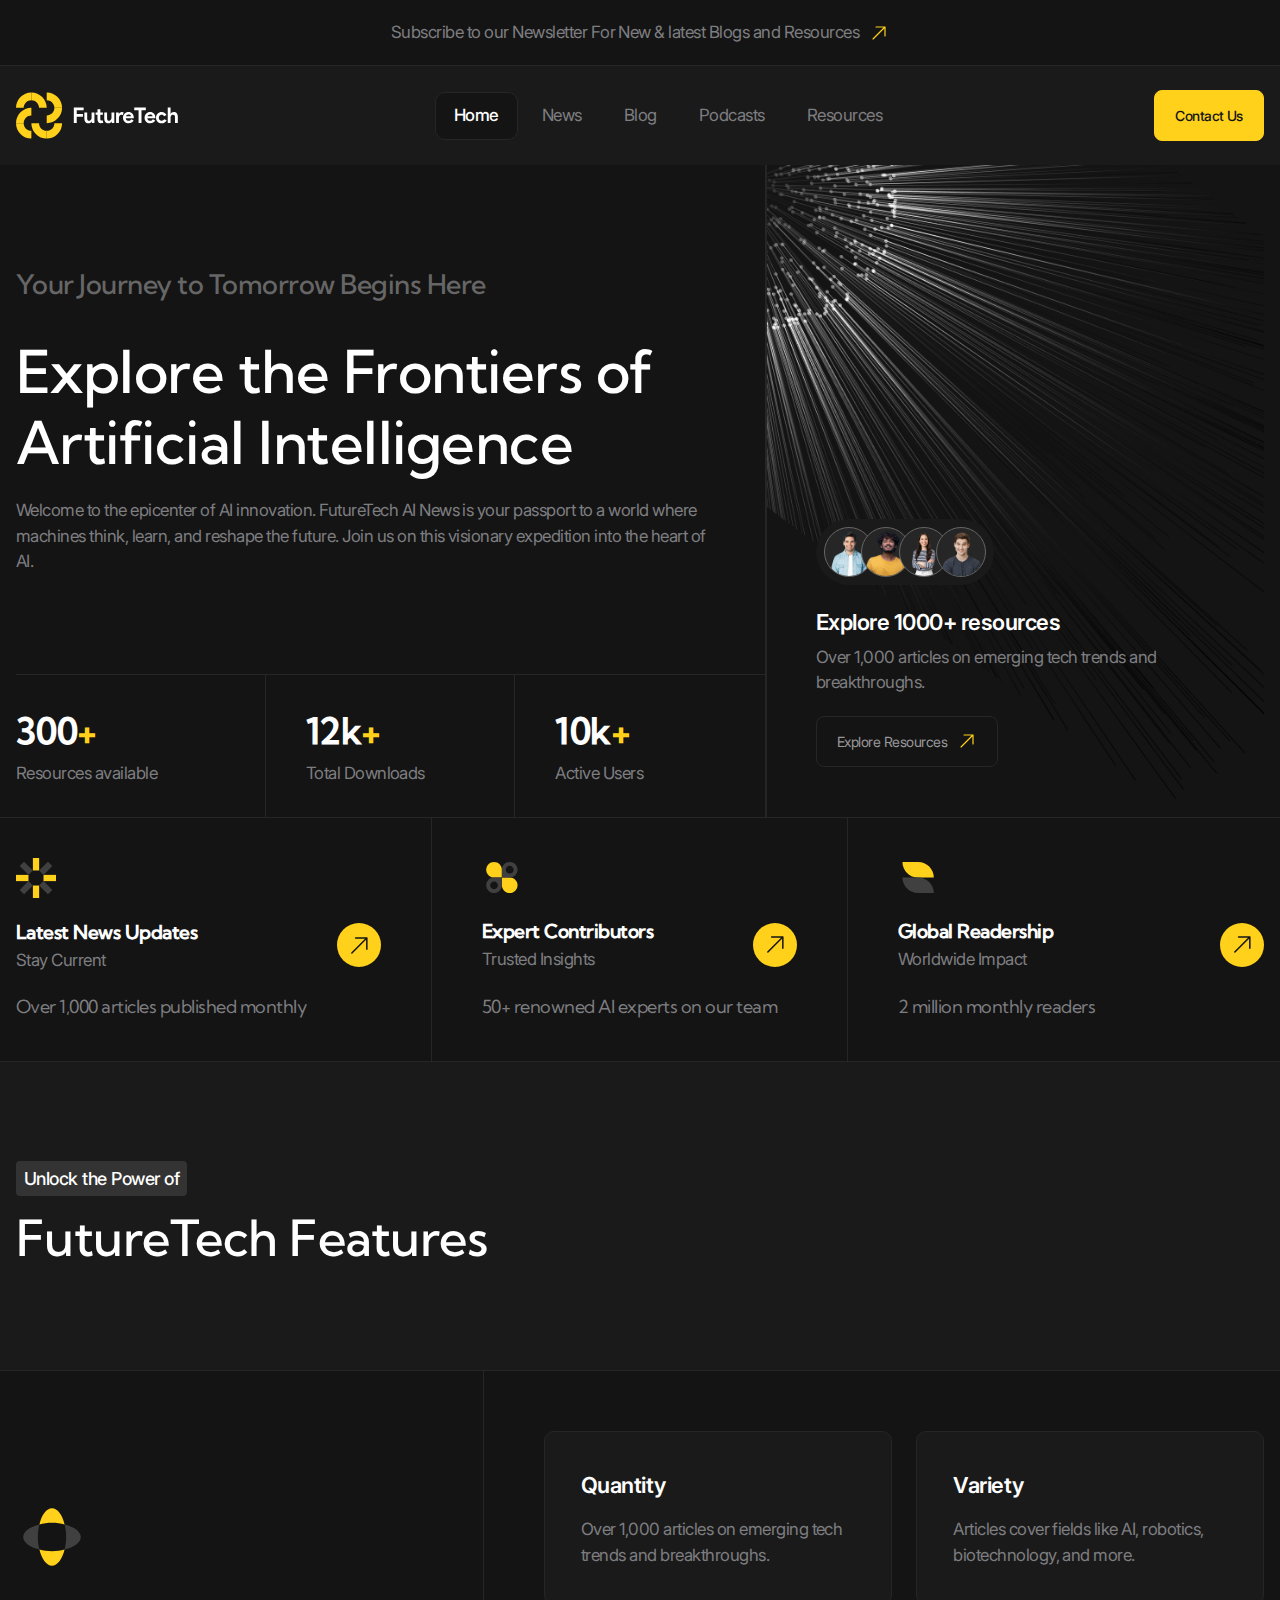
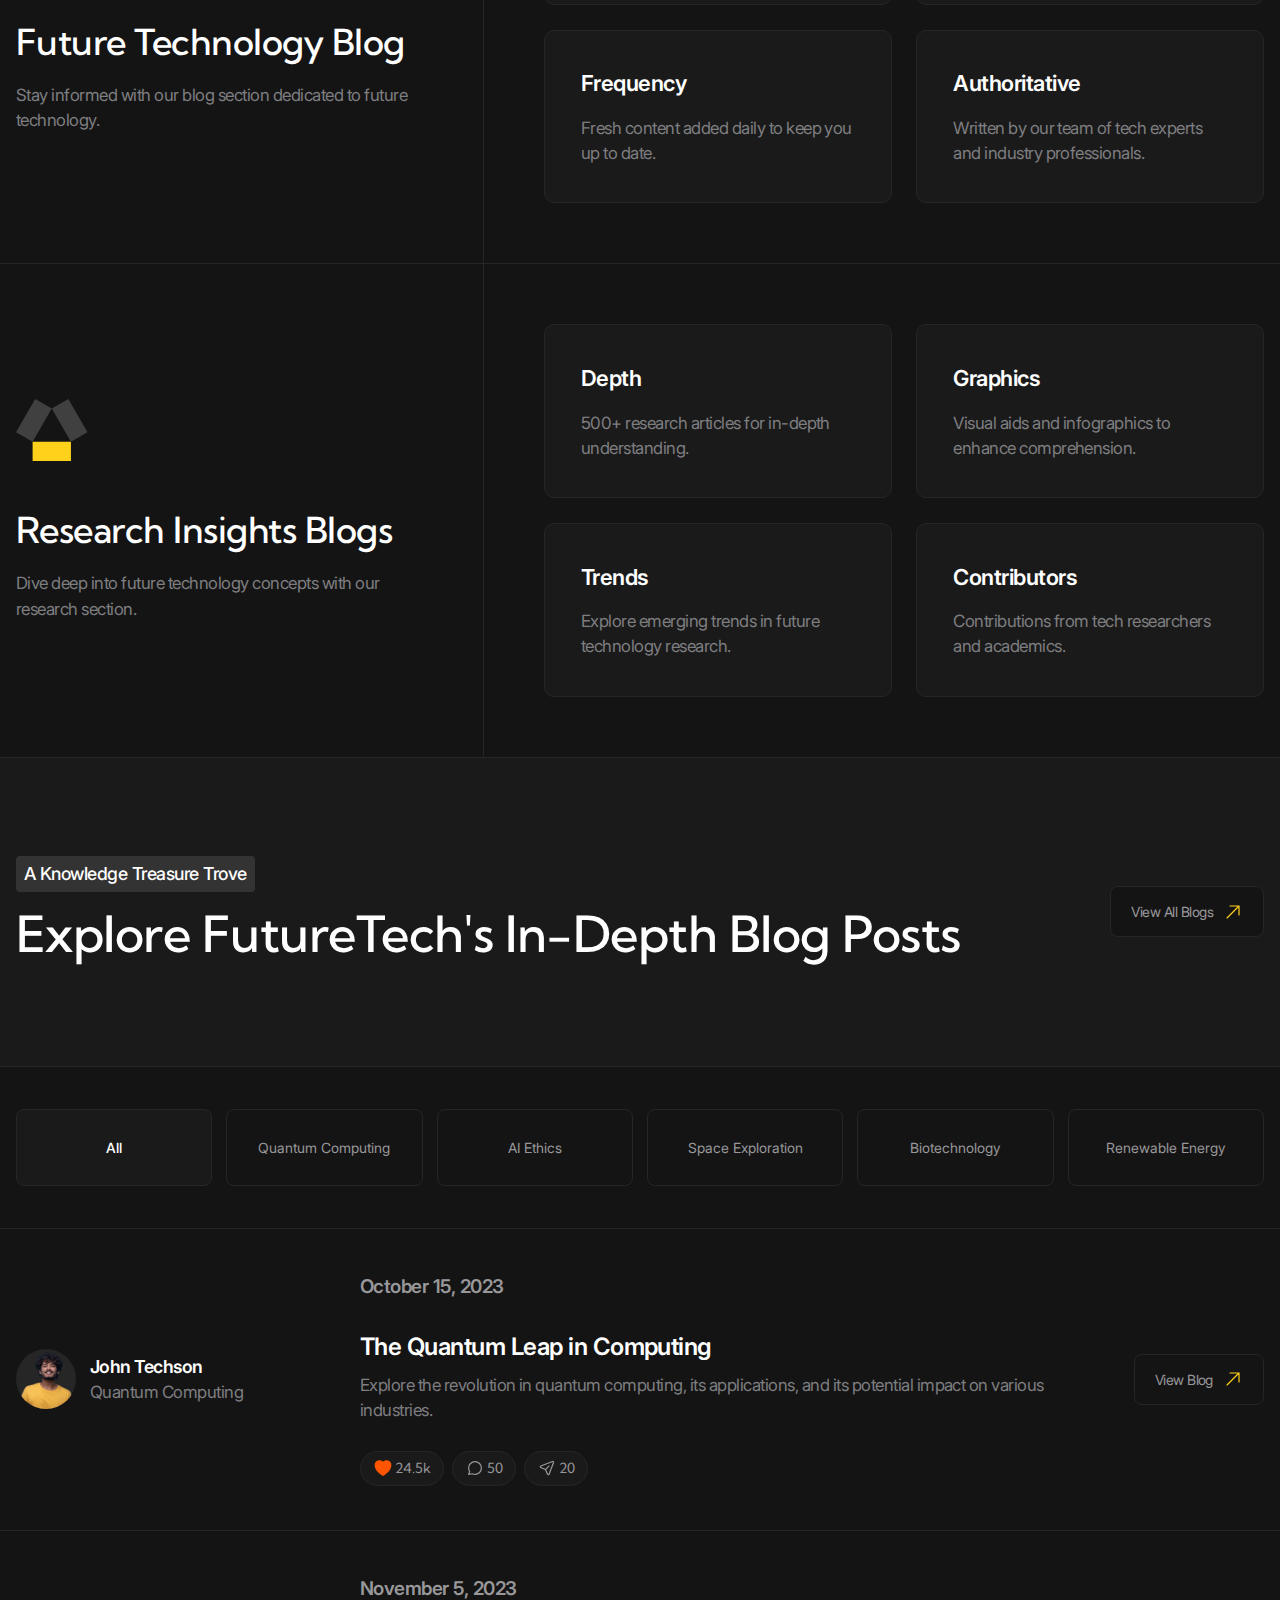
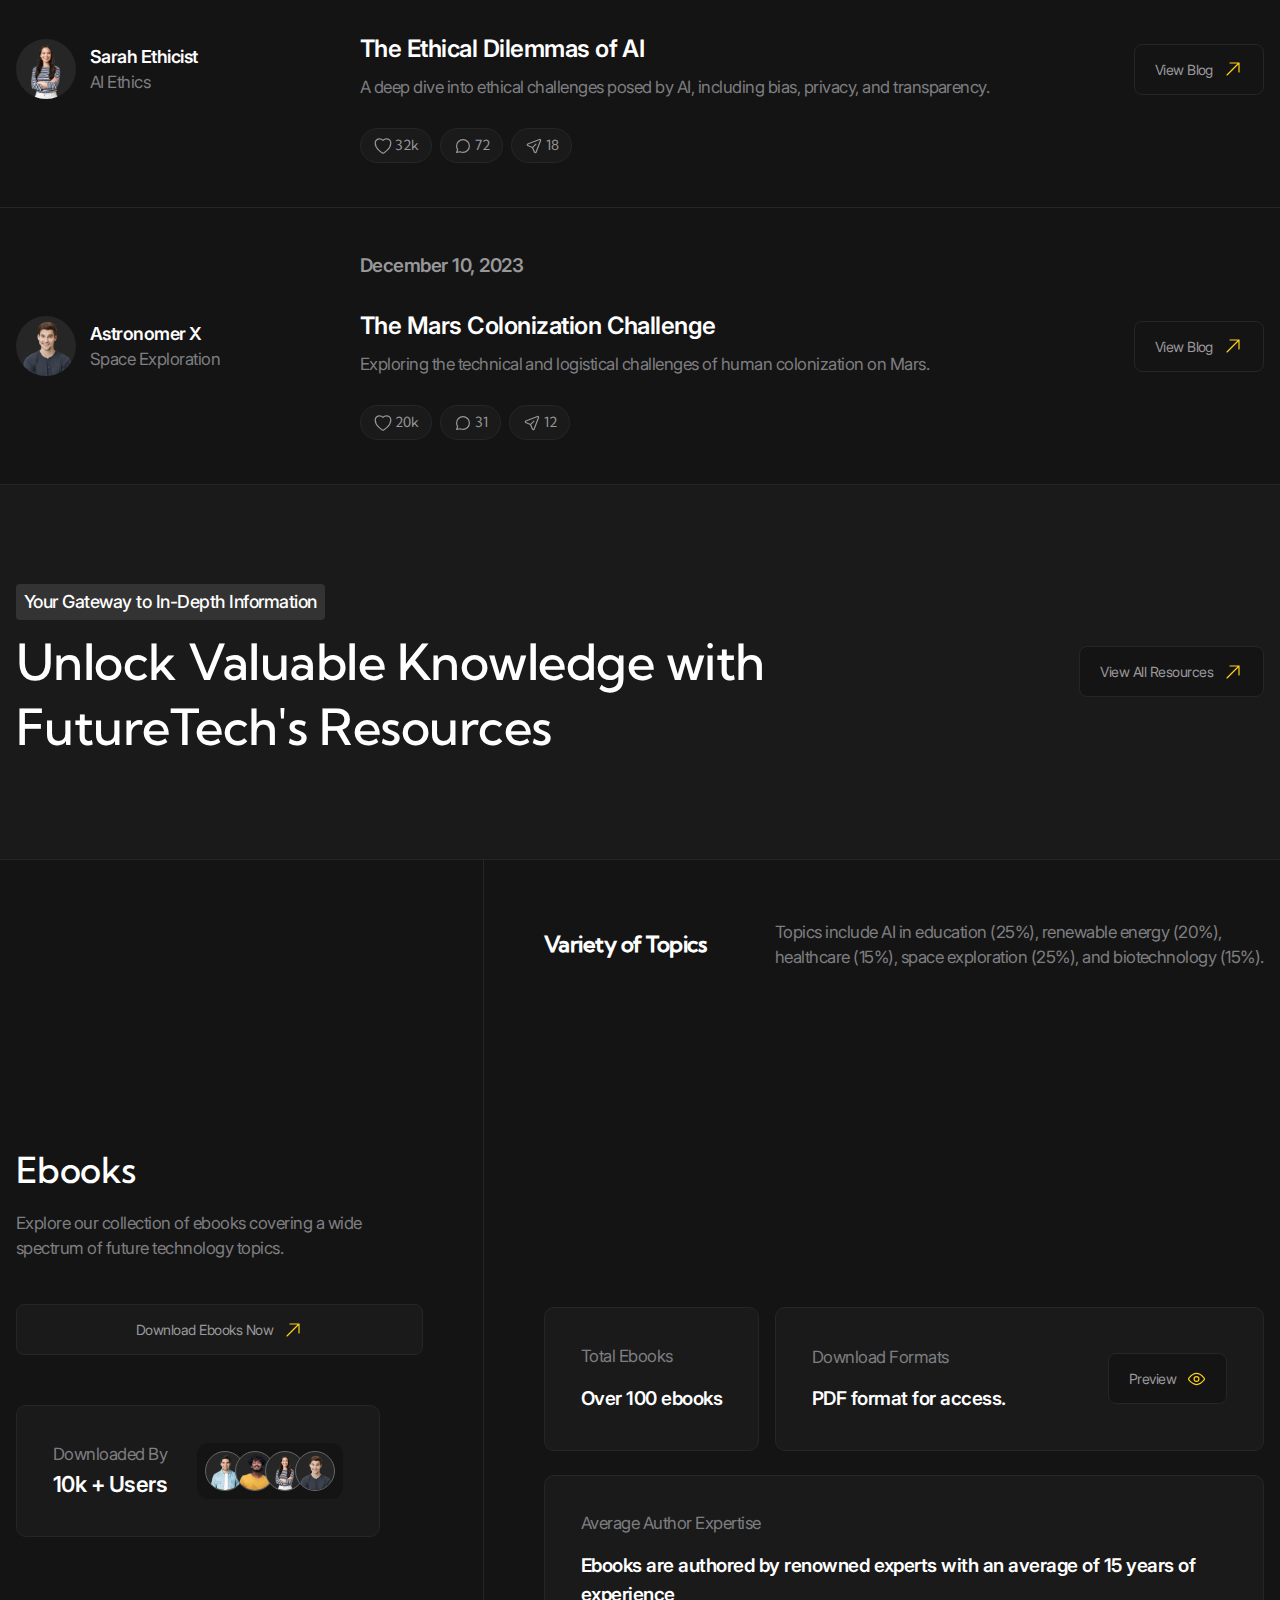
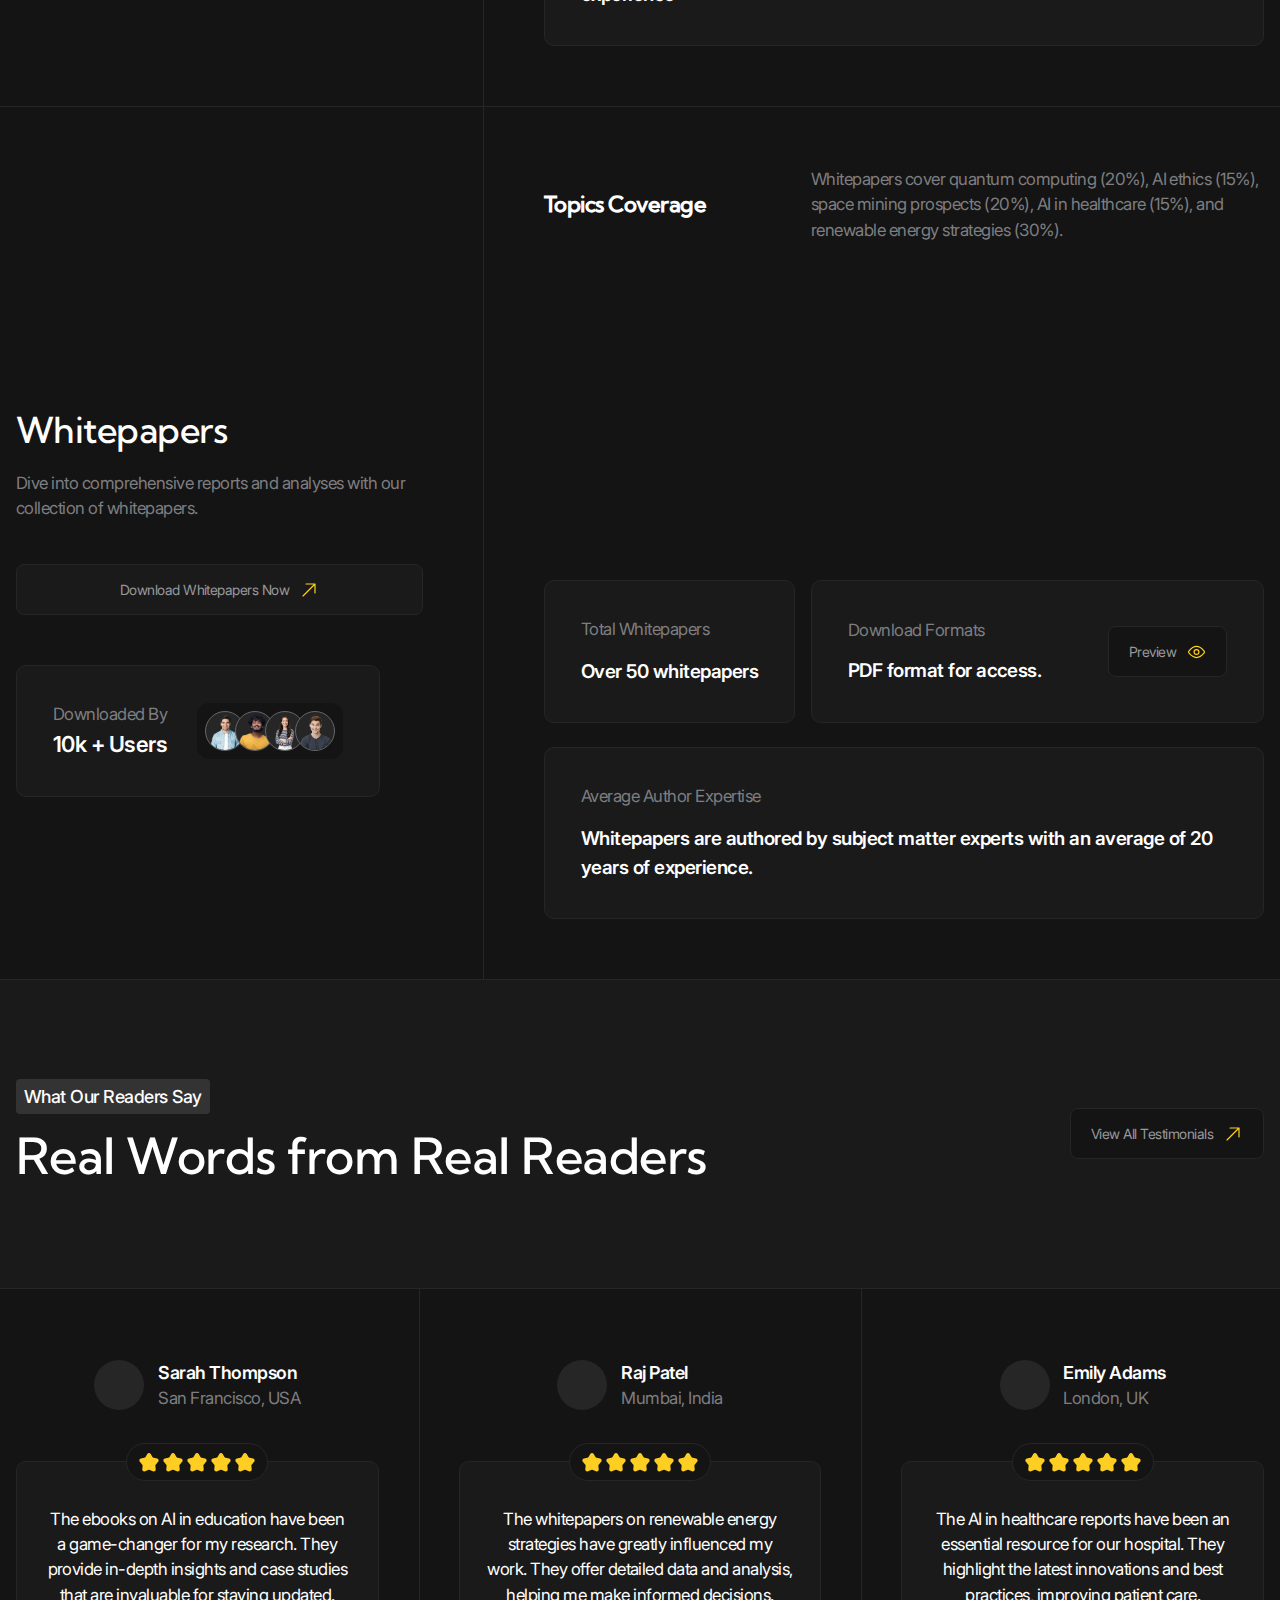
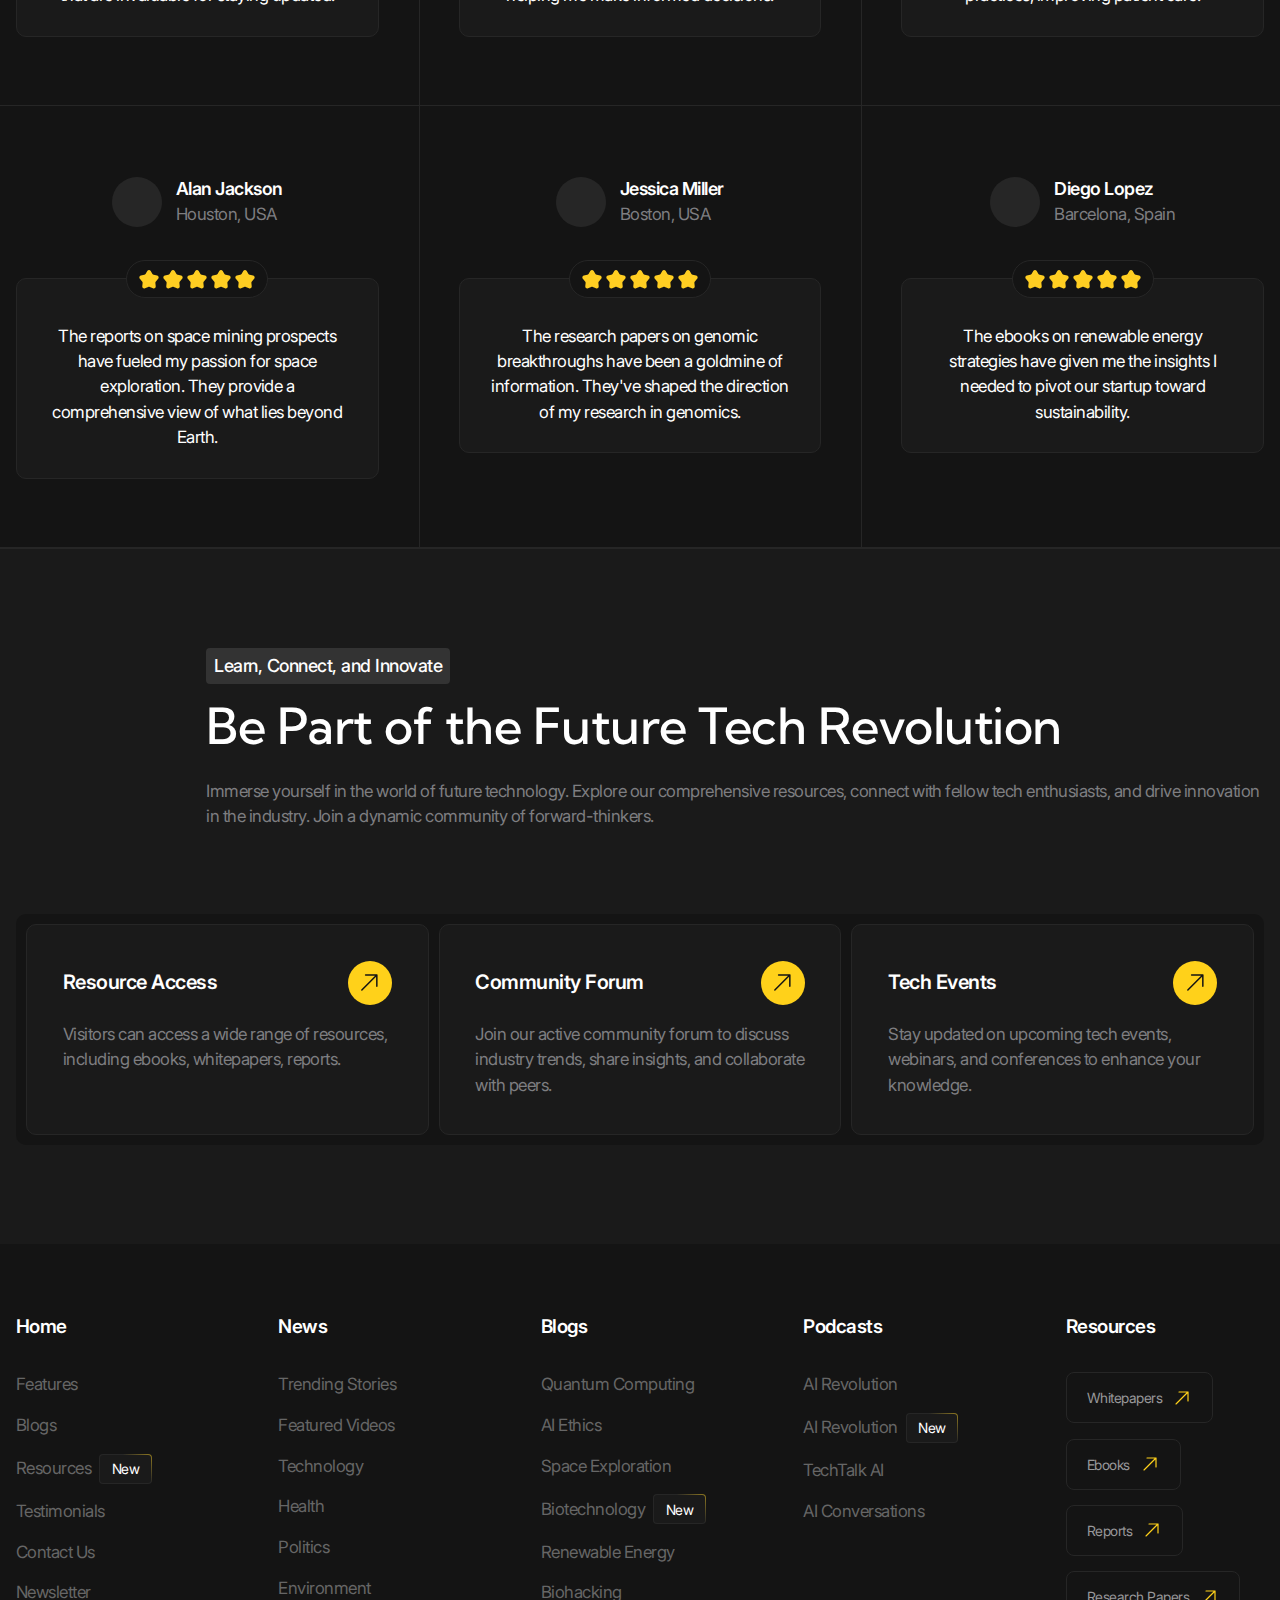
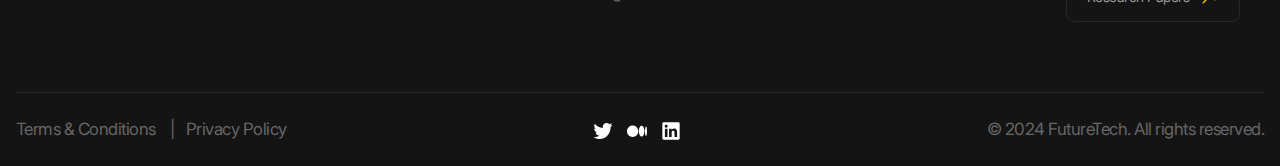
<file: index.html>
<!DOCTYPE html>
<html lang="en">
  <head>
    <meta charset="UTF-8" />
    <meta
      name="viewport"
      content="width=device-width, user-scalable=no, initial-scale=1.0, maximum-scale=1.0, minimum-scale=1.0"
    />
    <meta http-equiv="X-UA-Compatible" content="ie=edge" />
    <title>Future tech | Home</title>
    <link rel="stylesheet" href="./styles/main.css" />
    <script src="./scripts/main.js" type="module" defer></script>
  </head>
  <body>
    <header class="header" data-js-header>
      <div class="header__promo">
        <div class="header__promo-inner container">
          <a href="/" class="header__promo-link">
            <span class="icon icon--yellow-arrow">
              Subscribe to our Newsletter For New & latest Blogs and Resources
            </span>
          </a>
        </div>
      </div>
      <div class="header__body">
        <div class="header__body-inner container">
          <a href="/" class="header__logo logo" ria-label="Home" title="Home">
            <img src="./images/logo.svg" alt="" class="logo__image" width="179" height="50" />
          </a>
          <div class="header__overlay" data-js-header-overlay>
            <nav class="header__menu">
              <ul class="header__menu-list">
                <li class="header__menu-item">
                  <a href="./index.html" class="header__menu-link is-active">Home</a>
                </li>
                <li class="header__menu-item">
                  <a href="./news.html" class="header__menu-link">News</a>
                </li>
                <li class="header__menu-item">
                  <a href="./blog.html" class="header__menu-link">Blog</a>
                </li>
                <li class="header__menu-item">
                  <a href="./podcasts.html" class="header__menu-link">Podcasts</a>
                </li>
                <li class="header__menu-item">
                  <a href="./resources.html" class="header__menu-link">Resources</a>
                </li>
              </ul>
            </nav>
            <a href="./contacts.html" class="header__contact-us-link button button--accent">Contact Us</a>
          </div>
          <button
            class="header__burger-button burger-button visible-mobile"
            type="button"
            aria-label="Open menu"
            title="Open menu"
            data-js-header-burger-button
          >
            <span class="burger-button__line"></span>
            <span class="burger-button__line"></span>
            <span class="burger-button__line"></span>
          </button>
        </div>
      </div>
    </header>

    <main>
      <section class="hero" aria-labelledby="hero-title">
        <div class="hero__main container">
          <div class="hero__body">
            <p class="hero__subtitle">Your Journey to Tomorrow Begins Here</p>
            <h1 class="hero__title" id="hero-title">Explore the Frontiers of Artificial Intelligence</h1>
            <div class="hero__description">
              <p>
                Welcome to the epicenter of AI innovation. FutureTech AI News is your passport to a world where machines
                think, learn, and reshape the future. Join us on this visionary expedition into the heart of AI.
              </p>
            </div>
          </div>
          <div class="hero__metrics metrics full-vw-line full-vw-line--top full-vw-line--left">
            <dl class="metrics__list">
              <div class="metrics__item">
                <dt class="metrics__key">Resources available</dt>
                <dd class="metrics__value h3">300<span class="metrics__sign">+</span></dd>
              </div>
              <div class="metrics__item">
                <dt class="metrics__key">Total Downloads</dt>
                <dd class="metrics__value h3">12k<span class="metrics__sign">+</span></dd>
              </div>
              <div class="metrics__item">
                <dt class="metrics__key">Active Users</dt>
                <dd class="metrics__value h3">10k<span class="metrics__sign">+</span></dd>
              </div>
            </dl>
          </div>
          <div class="hero__resources-preview resources-preview">
            <div class="resources-preview__team team">
              <img src="./images/team/1.png" alt="" class="team__person" width="60" height="60" loading="lazy" />
              <img src="./images/team/2.png" alt="" class="team__person" width="60" height="60" loading="lazy" />
              <img src="./images/team/3.png" alt="" class="team__person" width="60" height="60" loading="lazy" />
              <img src="./images/team/4.png" alt="" class="team__person" width="60" height="60" loading="lazy" />
            </div>
            <div class="resources-preview__body">
              <p class="resources-preview__title h5">Explore 1000+ resources</p>
              <p class="resources-preview__subtitle">Over 1,000 articles on emerging tech trends and breakthroughs.</p>
            </div>
            <a href="/" class="resources-preview__button button">
              <span class="icon icon--yellow-arrow">Explore Resources</span>
            </a>
          </div>
        </div>
        <div class="hero__advantages">
          <h2 class="visually-hidden">Our advantages</h2>
          <ul class="hero__advantages-list container">
            <li class="hero__advantages-item">
              <div class="advantage-card">
                <img
                  src="./images/advantages/icon-1.svg"
                  alt=""
                  class="advantage-card__image"
                  width="50"
                  height="50"
                  loading="lazy"
                />
                <a href="/" class="advantage-card__link circle-icon">
                  <h3 class="advantage-card__title h6">Latest News Updates</h3>
                  <p class="advantage-card__subtitle">Stay Current</p>
                </a>
                <p class="advantage-card__details">Over 1,000 articles published monthly</p>
              </div>
            </li>
            <li class="hero__advantages-item">
              <div class="advantage-card">
                <img
                  src="./images/advantages/icon-2.svg"
                  alt=""
                  class="advantage-card__image"
                  width="50"
                  height="50"
                  loading="lazy"
                />
                <a href="/" class="advantage-card__link circle-icon">
                  <h3 class="advantage-card__title h6">Expert Contributors</h3>
                  <p class="advantage-card__subtitle">Trusted Insights</p>
                </a>
                <p class="advantage-card__details">50+ renowned AI experts on our team</p>
              </div>
            </li>
            <li class="hero__advantages-item">
              <div class="advantage-card">
                <img
                  src="./images/advantages/icon-3.svg"
                  alt=""
                  class="advantage-card__image"
                  width="50"
                  height="50"
                  loading="lazy"
                />
                <a href="/" class="advantage-card__link circle-icon">
                  <h3 class="advantage-card__title h6">Global Readership</h3>
                  <p class="advantage-card__subtitle">Worldwide Impact</p>
                </a>
                <p class="advantage-card__details">2 million monthly readers</p>
              </div>
            </li>
          </ul>
        </div>
      </section>

      <section class="section" aria-labelledby="features-title">
        <header class="section__header">
          <div class="section__header-inner container">
            <div class="section__header-info">
              <p class="section__subtitle tag">Unlock the Power of</p>
              <h2 class="section__title" id="features-title">FutureTech Features</h2>
            </div>
          </div>
        </header>
        <div class="section__body">
          <ul class="list">
            <li class="list__item">
              <div class="card container">
                <div class="card__preview">
                  <div class="card__preview-main">
                    <img
                      src="./images/features/1.svg"
                      alt=""
                      class="card__preview-icon"
                      width="80"
                      height="80"
                      loading="lazy"
                    />
                    <div class="card__preview-info">
                      <h3 class="card__preview-title">Future Technology Blog</h3>
                      <div class="card__preview-description">
                        <p>Stay informed with our blog section dedicated to future technology.</p>
                      </div>
                    </div>
                  </div>
                </div>
                <div class="card__body">
                  <div class="card__grid card__grid--2-cols">
                    <div class="card__cell tile">
                      <h4 class="card__cell-title h5">Quantity</h4>
                      <p class="card__cell-description">
                        Over 1,000 articles on emerging tech trends and breakthroughs.
                      </p>
                    </div>
                    <div class="card__cell tile">
                      <h4 class="card__cell-title h5">Variety</h4>
                      <p class="card__cell-description">
                        Articles cover fields like AI, robotics, biotechnology, and more.
                      </p>
                    </div>
                    <div class="card__cell tile">
                      <h4 class="card__cell-title h5">Frequency</h4>
                      <p class="card__cell-description">Fresh content added daily to keep you up to date.</p>
                    </div>
                    <div class="card__cell tile">
                      <h4 class="card__cell-title h5">Authoritative</h4>
                      <p class="card__cell-description">
                        Written by our team of tech experts and industry professionals.
                      </p>
                    </div>
                  </div>
                </div>
              </div>
            </li>
            <li class="list__item">
              <div class="card container">
                <div class="card__preview">
                  <div class="card__preview-main">
                    <img
                      src="./images/features/2.svg"
                      alt=""
                      class="card__preview-icon"
                      width="80"
                      height="80"
                      loading="lazy"
                    />
                    <div class="card__preview-info">
                      <h3 class="card__preview-title">Research Insights Blogs</h3>
                      <div class="card__preview-description">
                        <p>Dive deep into future technology concepts with our research section.</p>
                      </div>
                    </div>
                  </div>
                </div>
                <div class="card__body">
                  <div class="card__grid card__grid--2-cols">
                    <div class="card__cell tile">
                      <h4 class="card__cell-title h5">Depth</h4>
                      <p class="card__cell-description">500+ research articles for in-depth understanding.</p>
                    </div>
                    <div class="card__cell tile">
                      <h4 class="card__cell-title h5">Graphics</h4>
                      <p class="card__cell-description">Visual aids and infographics to enhance comprehension.</p>
                    </div>
                    <div class="card__cell tile">
                      <h4 class="card__cell-title h5">Trends</h4>
                      <p class="card__cell-description">Explore emerging trends in future technology research.</p>
                    </div>
                    <div class="card__cell tile">
                      <h4 class="card__cell-title h5">Contributors</h4>
                      <p class="card__cell-description">Contributions from tech researchers and academics.</p>
                    </div>
                  </div>
                </div>
              </div>
            </li>
          </ul>
        </div>
      </section>

      <section class="section" aria-labelledby="blog-title">
        <header class="section__header">
          <div class="section__header-inner container">
            <div class="section__header-info">
              <p class="section__subtitle tag">A Knowledge Treasure Trove</p>
              <h2 class="section__title" id="blog-title">Explore FutureTech's In-Depth Blog Posts</h2>
            </div>
            <div class="section__actions">
              <a href="./blog.html" class="section__link button">
                <span class="icon icon--yellow-arrow">View All Blogs</span>
              </a>
            </div>
          </div>
        </header>
        <div class="section__body tabs" data-js-tabs>
          <h3 class="visually-hidden" id="blog-category-title"></h3>
          <header class="tabs__header">
            <div class="tabs__buttons container" role="tablist" aria-labelledby="blog-category-title">
              <button
                class="tabs__button is-active"
                type="button"
                id="tab-1"
                role="tab"
                aria-controls="tabpanel-1"
                aria-selected="true"
                data-js-tabs-button
              >
                All
              </button>
              <button
                class="tabs__button"
                type="button"
                id="tab-2"
                role="tab"
                aria-controls="tabpanel-2"
                aria-selected="false"
                data-js-tabs-button
                tabindex="-1"
              >
                Quantum Computing
              </button>
              <button
                class="tabs__button"
                type="button"
                id="tab-3"
                role="tab"
                aria-controls="tabpanel-3"
                aria-selected="false"
                data-js-tabs-button
                tabindex="-1"
              >
                AI Ethics
              </button>
              <button
                class="tabs__button"
                type="button"
                id="tab-4"
                role="tab"
                aria-controls="tabpanel-4"
                aria-selected="false"
                data-js-tabs-button
                tabindex="-1"
              >
                Space Exploration
              </button>
              <button
                class="tabs__button"
                type="button"
                id="tab-5"
                role="tab"
                aria-controls="tabpanel-5"
                aria-selected="false"
                data-js-tabs-button
                tabindex="-1"
              >
                Biotechnology
              </button>
              <button
                class="tabs__button"
                type="button"
                id="tab-6"
                role="tab"
                aria-controls="tabpanel-6"
                aria-selected="false"
                data-js-tabs-button
                tabindex="-1"
              >
                Renewable Energy
              </button>
            </div>
          </header>
          <div class="tabs__body">
            <div
              class="tabs__content is-active"
              id="tabpanel-1"
              aria-labelledby="tab-1"
              tabindex="0"
              data-js-tabs-content
            >
              <ul class="list">
                <li class="list__item">
                  <article class="blog-card container">
                    <div class="blog-card__author person-card">
                      <img src="./images/blog/1.png" alt="" class="person-card__image" width="80" height=80"
                      loading="lazy">
                      <div class="person-card__body">
                        <p class="person-card__name">John Techson</p>
                        <p class="person-card__department">Quantum Computing</p>
                      </div>
                    </div>
                    <div class="blog-card__body">
                      <time datetime="2023-10-15" class="blog-card__date h6">October 15, 2023</time>
                      <div class="blog-card__info">
                        <h4 class="blog-card__title">The Quantum Leap in Computing</h4>
                        <div class="blog-card__description">
                          <p>
                            Explore the revolution in quantum computing, its applications, and its potential impact on
                            various industries.
                          </p>
                        </div>
                      </div>
                      <div class="blog-card__actions blog-actions">
                        <ul class="blog-actions__list">
                          <li class="blog-actions__item">
                            <button
                              class="blog-actions__button is-active"
                              type="button"
                              aria-label="Dislike"
                              title="Dislike"
                            >
                              <span class="blog-actions__icon-wrapper">
                                <svg
                                  width="24"
                                  height="25"
                                  viewBox="0 0 24 25"
                                  fill="none"
                                  xmlns="http://www.w3.org/2000/svg"
                                >
                                  <path
                                    d="M11.645 21.4107L11.6384 21.4071L11.6158 21.3949C11.5965 21.3844 11.5689 21.3693 11.5336 21.3496C11.4629 21.3101 11.3612 21.2524 11.233 21.1769C10.9765 21.0261 10.6132 20.8039 10.1785 20.515C9.31074 19.9381 8.15122 19.0901 6.9886 18.0063C4.68781 15.8615 2.25 12.6751 2.25 8.75C2.25 5.82194 4.7136 3.5 7.6875 3.5C9.43638 3.5 11.0023 4.29909 12 5.5516C12.9977 4.29909 14.5636 3.5 16.3125 3.5C19.2864 3.5 21.75 5.82194 21.75 8.75C21.75 12.6751 19.3122 15.8615 17.0114 18.0063C15.8488 19.0901 14.6893 19.9381 13.8215 20.515C13.3868 20.8039 13.0235 21.0261 12.767 21.1769C12.6388 21.2524 12.5371 21.3101 12.4664 21.3496C12.4311 21.3693 12.4035 21.3844 12.3842 21.3949L12.3616 21.4071L12.355 21.4107L12.3523 21.4121C12.1323 21.5289 11.8677 21.5289 11.6477 21.4121L11.645 21.4107Z"
                                    stroke="#666666"
                                    stroke-width="1.5"
                                    stroke-linejoin="round"
                                  />
                                </svg>
                              </span>
                              <span>24.5k</span>
                            </button>
                          </li>
                          <li class="blog-actions__item">
                            <button class="blog-actions__button" type="button" aria-label="Discuss" title="Discuss">
                              <span class="blog-actions__icon-wrapper">
                                <svg
                                  width="24"
                                  height="25"
                                  viewBox="0 0 24 25"
                                  fill="none"
                                  xmlns="http://www.w3.org/2000/svg"
                                >
                                  <path
                                    d="M8.48581 19.6888C9.54657 20.2083 10.7392 20.5 12 20.5C16.4183 20.5 20 16.9183 20 12.5C20 8.08172 16.4183 4.5 12 4.5C7.58172 4.5 4 8.08172 4 12.5C4 14.1401 4.49356 15.665 5.34026 16.9341M8.48581 19.6888L4 20.5L5.34026 16.9341M8.48581 19.6888L8.49231 19.6877M5.34026 16.9341L5.34154 16.9308"
                                    stroke="#666666"
                                    stroke-width="1.5"
                                    stroke-linecap="round"
                                    stroke-linejoin="round"
                                  />
                                </svg>
                              </span>
                              <span>50</span>
                            </button>
                          </li>
                          <li class="blog-actions__item">
                            <button class="blog-actions__button" type="button" aria-label="Share" title="Share">
                              <span class="blog-actions__icon-wrapper">
                                <svg
                                  width="24"
                                  height="25"
                                  viewBox="0 0 24 25"
                                  fill="none"
                                  xmlns="http://www.w3.org/2000/svg"
                                >
                                  <path
                                    d="M10.0384 14.4616L4.1719 11.7951C3.36454 11.4281 3.39898 10.2697 4.22673 9.95134L18.8999 4.30781C19.7087 3.99675 20.5033 4.79139 20.1922 5.60013L14.5487 20.2733C14.2303 21.1011 13.072 21.1355 12.705 20.3281L10.0384 14.4616ZM10.0384 14.4616L14.4231 10.077"
                                    stroke="#666666"
                                    stroke-width="1.5"
                                    stroke-linecap="round"
                                    stroke-linejoin="round"
                                  />
                                </svg>
                              </span>
                              <span>20</span>
                            </button>
                          </li>
                        </ul>
                      </div>
                    </div>
                    <a href="/" class="blog-card__link button">
                      <span class="icon icon--yellow-arrow">View Blog</span>
                    </a>
                  </article>
                </li>
                <li class="list__item">
                  <article class="blog-card container">
                    <div class="blog-card__author person-card">
                      <img src="./images/blog/2.png" alt="" class="person-card__image" width="80" height=80"
                      loading="lazy">
                      <div class="person-card__body">
                        <p class="person-card__name">Sarah Ethicist</p>
                        <p class="person-card__department">AI Ethics</p>
                      </div>
                    </div>
                    <div class="blog-card__body">
                      <time datetime="2023-11-5" class="blog-card__date h6">November 5, 2023</time>
                      <div class="blog-card__info">
                        <h4 class="blog-card__title">The Ethical Dilemmas of AI</h4>
                        <div class="blog-card__description">
                          <p>
                            A deep dive into ethical challenges posed by AI, including bias, privacy, and transparency.
                          </p>
                        </div>
                      </div>
                      <div class="blog-card__actions blog-actions">
                        <ul class="blog-actions__list">
                          <li class="blog-actions__item">
                            <button class="blog-actions__button" type="button" aria-label="Dislike" title="Dislike">
                              <span class="blog-actions__icon-wrapper">
                                <svg
                                  width="24"
                                  height="25"
                                  viewBox="0 0 24 25"
                                  fill="none"
                                  xmlns="http://www.w3.org/2000/svg"
                                >
                                  <path
                                    d="M11.645 21.4107L11.6384 21.4071L11.6158 21.3949C11.5965 21.3844 11.5689 21.3693 11.5336 21.3496C11.4629 21.3101 11.3612 21.2524 11.233 21.1769C10.9765 21.0261 10.6132 20.8039 10.1785 20.515C9.31074 19.9381 8.15122 19.0901 6.9886 18.0063C4.68781 15.8615 2.25 12.6751 2.25 8.75C2.25 5.82194 4.7136 3.5 7.6875 3.5C9.43638 3.5 11.0023 4.29909 12 5.5516C12.9977 4.29909 14.5636 3.5 16.3125 3.5C19.2864 3.5 21.75 5.82194 21.75 8.75C21.75 12.6751 19.3122 15.8615 17.0114 18.0063C15.8488 19.0901 14.6893 19.9381 13.8215 20.515C13.3868 20.8039 13.0235 21.0261 12.767 21.1769C12.6388 21.2524 12.5371 21.3101 12.4664 21.3496C12.4311 21.3693 12.4035 21.3844 12.3842 21.3949L12.3616 21.4071L12.355 21.4107L12.3523 21.4121C12.1323 21.5289 11.8677 21.5289 11.6477 21.4121L11.645 21.4107Z"
                                    stroke="#666666"
                                    stroke-width="1.5"
                                    stroke-linejoin="round"
                                  />
                                </svg>
                              </span>
                              <span>32k</span>
                            </button>
                          </li>
                          <li class="blog-actions__item">
                            <button class="blog-actions__button" type="button" aria-label="Discuss" title="Discuss">
                              <span class="blog-actions__icon-wrapper">
                                <svg
                                  width="24"
                                  height="25"
                                  viewBox="0 0 24 25"
                                  fill="none"
                                  xmlns="http://www.w3.org/2000/svg"
                                >
                                  <path
                                    d="M8.48581 19.6888C9.54657 20.2083 10.7392 20.5 12 20.5C16.4183 20.5 20 16.9183 20 12.5C20 8.08172 16.4183 4.5 12 4.5C7.58172 4.5 4 8.08172 4 12.5C4 14.1401 4.49356 15.665 5.34026 16.9341M8.48581 19.6888L4 20.5L5.34026 16.9341M8.48581 19.6888L8.49231 19.6877M5.34026 16.9341L5.34154 16.9308"
                                    stroke="#666666"
                                    stroke-width="1.5"
                                    stroke-linecap="round"
                                    stroke-linejoin="round"
                                  />
                                </svg>
                              </span>
                              <span>72</span>
                            </button>
                          </li>
                          <li class="blog-actions__item">
                            <button class="blog-actions__button" type="button" aria-label="Share" title="Share">
                              <span class="blog-actions__icon-wrapper">
                                <svg
                                  width="24"
                                  height="25"
                                  viewBox="0 0 24 25"
                                  fill="none"
                                  xmlns="http://www.w3.org/2000/svg"
                                >
                                  <path
                                    d="M10.0384 14.4616L4.1719 11.7951C3.36454 11.4281 3.39898 10.2697 4.22673 9.95134L18.8999 4.30781C19.7087 3.99675 20.5033 4.79139 20.1922 5.60013L14.5487 20.2733C14.2303 21.1011 13.072 21.1355 12.705 20.3281L10.0384 14.4616ZM10.0384 14.4616L14.4231 10.077"
                                    stroke="#666666"
                                    stroke-width="1.5"
                                    stroke-linecap="round"
                                    stroke-linejoin="round"
                                  />
                                </svg>
                              </span>
                              <span>18</span>
                            </button>
                          </li>
                        </ul>
                      </div>
                    </div>
                    <a href="/" class="blog-card__link button">
                      <span class="icon icon--yellow-arrow">View Blog</span>
                    </a>
                  </article>
                </li>
                <li class="list__item">
                  <article class="blog-card container">
                    <div class="blog-card__author person-card">
                      <img src="./images/blog/3.png" alt="" class="person-card__image" width="80" height=80"
                      loading="lazy">
                      <div class="person-card__body">
                        <p class="person-card__name">Astronomer X</p>
                        <p class="person-card__department">Space Exploration</p>
                      </div>
                    </div>
                    <div class="blog-card__body">
                      <time datetime="2023-12-15" class="blog-card__date h6">December 10, 2023</time>
                      <div class="blog-card__info">
                        <h4 class="blog-card__title">The Mars Colonization Challenge</h4>
                        <div class="blog-card__description">
                          <p>Exploring the technical and logistical challenges of human colonization on Mars.</p>
                        </div>
                      </div>
                      <div class="blog-card__actions blog-actions">
                        <ul class="blog-actions__list">
                          <li class="blog-actions__item">
                            <button class="blog-actions__button" type="button" aria-label="Dislike" title="Dislike">
                              <span class="blog-actions__icon-wrapper">
                                <svg
                                  width="24"
                                  height="25"
                                  viewBox="0 0 24 25"
                                  fill="none"
                                  xmlns="http://www.w3.org/2000/svg"
                                >
                                  <path
                                    d="M11.645 21.4107L11.6384 21.4071L11.6158 21.3949C11.5965 21.3844 11.5689 21.3693 11.5336 21.3496C11.4629 21.3101 11.3612 21.2524 11.233 21.1769C10.9765 21.0261 10.6132 20.8039 10.1785 20.515C9.31074 19.9381 8.15122 19.0901 6.9886 18.0063C4.68781 15.8615 2.25 12.6751 2.25 8.75C2.25 5.82194 4.7136 3.5 7.6875 3.5C9.43638 3.5 11.0023 4.29909 12 5.5516C12.9977 4.29909 14.5636 3.5 16.3125 3.5C19.2864 3.5 21.75 5.82194 21.75 8.75C21.75 12.6751 19.3122 15.8615 17.0114 18.0063C15.8488 19.0901 14.6893 19.9381 13.8215 20.515C13.3868 20.8039 13.0235 21.0261 12.767 21.1769C12.6388 21.2524 12.5371 21.3101 12.4664 21.3496C12.4311 21.3693 12.4035 21.3844 12.3842 21.3949L12.3616 21.4071L12.355 21.4107L12.3523 21.4121C12.1323 21.5289 11.8677 21.5289 11.6477 21.4121L11.645 21.4107Z"
                                    stroke="#666666"
                                    stroke-width="1.5"
                                    stroke-linejoin="round"
                                  />
                                </svg>
                              </span>
                              <span>20k</span>
                            </button>
                          </li>
                          <li class="blog-actions__item">
                            <button class="blog-actions__button" type="button" aria-label="Discuss" title="Discuss">
                              <span class="blog-actions__icon-wrapper">
                                <svg
                                  width="24"
                                  height="25"
                                  viewBox="0 0 24 25"
                                  fill="none"
                                  xmlns="http://www.w3.org/2000/svg"
                                >
                                  <path
                                    d="M8.48581 19.6888C9.54657 20.2083 10.7392 20.5 12 20.5C16.4183 20.5 20 16.9183 20 12.5C20 8.08172 16.4183 4.5 12 4.5C7.58172 4.5 4 8.08172 4 12.5C4 14.1401 4.49356 15.665 5.34026 16.9341M8.48581 19.6888L4 20.5L5.34026 16.9341M8.48581 19.6888L8.49231 19.6877M5.34026 16.9341L5.34154 16.9308"
                                    stroke="#666666"
                                    stroke-width="1.5"
                                    stroke-linecap="round"
                                    stroke-linejoin="round"
                                  />
                                </svg>
                              </span>
                              <span>31</span>
                            </button>
                          </li>
                          <li class="blog-actions__item">
                            <button class="blog-actions__button" type="button" aria-label="Share" title="Share">
                              <span class="blog-actions__icon-wrapper">
                                <svg
                                  width="24"
                                  height="25"
                                  viewBox="0 0 24 25"
                                  fill="none"
                                  xmlns="http://www.w3.org/2000/svg"
                                >
                                  <path
                                    d="M10.0384 14.4616L4.1719 11.7951C3.36454 11.4281 3.39898 10.2697 4.22673 9.95134L18.8999 4.30781C19.7087 3.99675 20.5033 4.79139 20.1922 5.60013L14.5487 20.2733C14.2303 21.1011 13.072 21.1355 12.705 20.3281L10.0384 14.4616ZM10.0384 14.4616L14.4231 10.077"
                                    stroke="#666666"
                                    stroke-width="1.5"
                                    stroke-linecap="round"
                                    stroke-linejoin="round"
                                  />
                                </svg>
                              </span>
                              <span>12</span>
                            </button>
                          </li>
                        </ul>
                      </div>
                    </div>
                    <a href="/" class="blog-card__link button">
                      <span class="icon icon--yellow-arrow">View Blog</span>
                    </a>
                  </article>
                </li>
              </ul>
            </div>
            <div class="tabs__content" id="tabpanel-2" aria-labelledby="tab-2" tabindex="0" data-js-tabs-content>
              Lorem ipsum dolor sit amet consectetur 2
            </div>
            <div class="tabs__content" id="tabpanel-3" aria-labelledby="tab-3" tabindex="0" data-js-tabs-content>
              Lorem ipsum dolor sit amet consectetur 3
            </div>
            <div class="tabs__content" id="tabpanel-4" aria-labelledby="tab-4" tabindex="0" data-js-tabs-content>
              Lorem ipsum dolor sit amet consectetur 4
            </div>
            <div class="tabs__content" id="tabpanel-5" aria-labelledby="tab-5" tabindex="0" data-js-tabs-content>
              Lorem ipsum dolor sit amet consectetur 5
            </div>
            <div class="tabs__content" id="tabpanel-6" aria-labelledby="tab-6" tabindex="0" data-js-tabs-content>
              Lorem ipsum dolor sit amet consectetur 6
            </div>
          </div>
        </div>
      </section>

      <section class="section" aria-labelledby="resources-title">
        <header class="section__header">
          <div class="section__header-inner container">
            <div class="section__header-info">
              <p class="section__subtitle tag">Your Gateway to In-Depth Information</p>
              <h2 class="section__title" id="resources-title">
                Unlock Valuable Knowledge with<br />
                FutureTech's Resources
              </h2>
            </div>
            <div class="section__actions">
              <a href="/" class="section__link button">
                <span class="icon icon--yellow-arrow">View All Resources</span>
              </a>
            </div>
          </div>
        </header>
        <div class="section__body">
          <ul class="list">
            <li class="list__item">
              <div class="card container">
                <div class="card__preview">
                  <div class="card__preview-main">
                    <img
                      src="./images/resources/icon-1.svg"
                      alt=""
                      class="card__preview-icon"
                      width="80"
                      height="80"
                      loading="lazy"
                    />
                    <div class="card__preview-info">
                      <h3 class="card__preview-title">Ebooks</h3>
                      <div class="card__preview-description">
                        <p>Explore our collection of ebooks covering a wide spectrum of future technology topics.</p>
                      </div>
                    </div>
                    <a href="/" class="card__preview-link button button--dark-gray">
                      <span class="icon icon--yellow-arrow">Download Ebooks Now</span>
                    </a>
                  </div>
                  <div class="card__preview-extra">
                    <div class="download-info tile">
                      <div class="download-info__body">
                        <p class="download-info__title">Downloaded By</p>
                        <p class="download-info__subtitle h5">10k + Users</p>
                      </div>
                      <div class="download-info__team team">
                        <img
                          src="./images/team/1.png"
                          alt=""
                          class="team__person"
                          width="50"
                          height="50"
                          loading="lazy"
                        />
                        <img
                          src="./images/team/2.png"
                          alt=""
                          class="team__person"
                          width="50"
                          height="50"
                          loading="lazy"
                        />
                        <img
                          src="./images/team/3.png"
                          alt=""
                          class="team__person"
                          width="50"
                          height="50"
                          loading="lazy"
                        />
                        <img
                          src="./images/team/4.png"
                          alt=""
                          class="team__person"
                          width="50"
                          height="50"
                          loading="lazy"
                        />
                      </div>
                    </div>
                  </div>
                </div>
                <div class="card__body">
                  <div class="card__grid card__grid--2-cols-alt">
                    <div class="card__cell">
                      <h3 class="card__cell-title h5">Variety of Topics</h3>
                    </div>
                    <div class="card__cell">
                      <p class="card__cell-description">
                        Topics include AI in education (25%), renewable energy (20%), healthcare (15%), space
                        exploration (25%), and biotechnology (15%).
                      </p>
                    </div>
                    <div class="card__cell card__cell--wide">
                      <img
                        src="./images/resources/details-1.jpg"
                        alt=""
                        class="card__cell-image"
                        width="917"
                        height="332"
                        loading="lazy"
                      />
                    </div>
                    <div class="card__cell tile">
                      <h4 class="card__cell-subtitle">Total Ebooks</h4>
                      <p class="card__cell-description h6">Over 100 ebooks</p>
                    </div>
                    <div class="card__cell tile">
                      <h4 class="card__cell-subtitle">Download Formats</h4>
                      <p class="card__cell-description h6">PDF format for access.</p>
                      <a href="/" class="card__cell-link button">
                        <span class="icon icon--yellow-eye">Preview</span>
                      </a>
                    </div>
                    <div class="card__cell card__cell--wide tile">
                      <h4 class="card__cell-subtitle">Average Author Expertise</h4>
                      <p class="card__cell-description h6">
                        Ebooks are authored by renowned experts with an average of 15 years of experience
                      </p>
                    </div>
                  </div>
                </div>
              </div>
            </li>
            <li class="list__item">
              <div class="card container">
                <div class="card__preview">
                  <div class="card__preview-main">
                    <img
                      src="./images/resources/icon-2.svg"
                      alt=""
                      class="card__preview-icon"
                      width="80"
                      height="80"
                      loading="lazy"
                    />
                    <div class="card__preview-info">
                      <h3 class="card__preview-title">Whitepapers</h3>
                      <div class="card__preview-description">
                        <p>Dive into comprehensive reports and analyses with our collection of whitepapers.</p>
                      </div>
                    </div>
                    <a href="/" class="card__preview-link button button--dark-gray">
                      <span class="icon icon--yellow-arrow">Download Whitepapers Now</span>
                    </a>
                  </div>
                  <div class="card__preview-extra">
                    <div class="download-info tile">
                      <div class="download-info__body">
                        <p class="download-info__title">Downloaded By</p>
                        <p class="download-info__subtitle h5">10k + Users</p>
                      </div>
                      <div class="download-info__team team">
                        <img
                          src="./images/team/1.png"
                          alt=""
                          class="team__person"
                          width="50"
                          height="50"
                          loading="lazy"
                        />
                        <img
                          src="./images/team/2.png"
                          alt=""
                          class="team__person"
                          width="50"
                          height="50"
                          loading="lazy"
                        />
                        <img
                          src="./images/team/3.png"
                          alt=""
                          class="team__person"
                          width="50"
                          height="50"
                          loading="lazy"
                        />
                        <img
                          src="./images/team/4.png"
                          alt=""
                          class="team__person"
                          width="50"
                          height="50"
                          loading="lazy"
                        />
                      </div>
                    </div>
                  </div>
                </div>
                <div class="card__body">
                  <div class="card__grid card__grid--2-cols-alt">
                    <div class="card__cell">
                      <h3 class="card__cell-title h5">Topics Coverage</h3>
                    </div>
                    <div class="card__cell">
                      <p class="card__cell-description">
                        Whitepapers cover quantum computing (20%), AI ethics (15%), space mining prospects (20%), AI in
                        healthcare (15%), and renewable energy strategies (30%).
                      </p>
                    </div>
                    <div class="card__cell card__cell--wide">
                      <img
                        src="./images/resources/details-2.jpg"
                        alt=""
                        class="card__cell-image"
                        width="917"
                        height="332"
                        loading="lazy"
                      />
                    </div>
                    <div class="card__cell tile">
                      <h4 class="card__cell-subtitle">Total Whitepapers</h4>
                      <p class="card__cell-description h6">Over 50 whitepapers</p>
                    </div>
                    <div class="card__cell tile">
                      <h4 class="card__cell-subtitle">Download Formats</h4>
                      <p class="card__cell-description h6">PDF format for access.</p>
                      <a href="/" class="card__cell-link button">
                        <span class="icon icon--yellow-eye">Preview</span>
                      </a>
                    </div>
                    <div class="card__cell card__cell--wide tile">
                      <h4 class="card__cell-subtitle">Average Author Expertise</h4>
                      <p class="card__cell-description h6">
                        Whitepapers are authored by subject matter experts with an average of 20 years of experience.
                      </p>
                    </div>
                  </div>
                </div>
              </div>
            </li>
          </ul>
        </div>
      </section>

      <section class="section" aria-labelledby="reviews-title">
        <header class="section__header">
          <div class="section__header-inner container">
            <div class="section__header-info">
              <p class="section__subtitle tag">What Our Readers Say</p>
              <h2 class="section__title" id="reviews-title">Real Words from Real Readers</h2>
            </div>
            <div class="section__actions">
              <a href="/" class="section__link button">
                <span class="icon icon--yellow-arrow">View All Testimonials</span>
              </a>
            </div>
          </div>
        </header>
        <div class="section__body">
          <ul class="bordered-grid bordered-grid--3-cols container">
            <li class="bordered-grid__item">
              <div class="review-card">
                <div class="review-card__author person-card">
                  <img src="./images/review/1.png" alt="" class="person-card__image" width="60" height=60"
                  loading="lazy">
                  <div class="person-card__body">
                    <p class="person-card__name">Sarah Thompson</p>
                    <p class="person-card__department">San Francisco, USA</p>
                  </div>
                </div>
                <div class="review-card__body tile">
                  <div class="review-card__rating-view rating-view" aria-label="Rating 5 star" title="Rating 5 star">
                    <div class="rating-view__star is-active"></div>
                    <div class="rating-view__star is-active"></div>
                    <div class="rating-view__star is-active"></div>
                    <div class="rating-view__star is-active"></div>
                    <div class="rating-view__star is-active"></div>
                  </div>
                  <blockquote class="review-card__description">
                    <p>
                      The ebooks on AI in education have been a game-changer for my research. They provide in-depth
                      insights and case studies that are invaluable for staying updated.
                    </p>
                  </blockquote>
                </div>
              </div>
            </li>
            <li class="bordered-grid__item">
              <div class="review-card">
                <div class="review-card__author person-card">
                  <img src="./images/review/2.png" alt="" class="person-card__image" width="60" height=60"
                  loading="lazy">
                  <div class="person-card__body">
                    <p class="person-card__name">Raj Patel</p>
                    <p class="person-card__department">Mumbai, India</p>
                  </div>
                </div>
                <div class="review-card__body tile">
                  <div class="review-card__rating-view rating-view" aria-label="Rating 5 star" title="Rating 5 star">
                    <div class="rating-view__star is-active"></div>
                    <div class="rating-view__star is-active"></div>
                    <div class="rating-view__star is-active"></div>
                    <div class="rating-view__star is-active"></div>
                    <div class="rating-view__star is-active"></div>
                  </div>
                  <blockquote class="review-card__description">
                    <p>
                      The whitepapers on renewable energy strategies have greatly influenced my work. They offer
                      detailed data and analysis, helping me make informed decisions.
                    </p>
                  </blockquote>
                </div>
              </div>
            </li>
            <li class="bordered-grid__item">
              <div class="review-card">
                <div class="review-card__author person-card">
                  <img src="./images/review/3.png" alt="" class="person-card__image" width="60" height=60"
                  loading="lazy">
                  <div class="person-card__body">
                    <p class="person-card__name">Emily Adams</p>
                    <p class="person-card__department">London, UK</p>
                  </div>
                </div>
                <div class="review-card__body tile">
                  <div class="review-card__rating-view rating-view" aria-label="Rating 5 star" title="Rating 5 star">
                    <div class="rating-view__star is-active"></div>
                    <div class="rating-view__star is-active"></div>
                    <div class="rating-view__star is-active"></div>
                    <div class="rating-view__star is-active"></div>
                    <div class="rating-view__star is-active"></div>
                  </div>
                  <blockquote class="review-card__description">
                    <p>
                      The AI in healthcare reports have been an essential resource for our hospital. They highlight the
                      latest innovations and best practices, improving patient care.
                    </p>
                  </blockquote>
                </div>
              </div>
            </li>
            <li class="bordered-grid__item">
              <div class="review-card">
                <div class="review-card__author person-card">
                  <img src="./images/review/4.png" alt="" class="person-card__image" width="60" height=60"
                  loading="lazy">
                  <div class="person-card__body">
                    <p class="person-card__name">Alan Jackson</p>
                    <p class="person-card__department">Houston, USA</p>
                  </div>
                </div>
                <div class="review-card__body tile">
                  <div class="review-card__rating-view rating-view" aria-label="Rating 5 star" title="Rating 5 star">
                    <div class="rating-view__star is-active"></div>
                    <div class="rating-view__star is-active"></div>
                    <div class="rating-view__star is-active"></div>
                    <div class="rating-view__star is-active"></div>
                    <div class="rating-view__star is-active"></div>
                  </div>
                  <blockquote class="review-card__description">
                    <p>
                      The reports on space mining prospects have fueled my passion for space exploration. They provide a
                      comprehensive view of what lies beyond Earth.
                    </p>
                  </blockquote>
                </div>
              </div>
            </li>
            <li class="bordered-grid__item">
              <div class="review-card">
                <div class="review-card__author person-card">
                  <img src="./images/review/5.png" alt="" class="person-card__image" width="60" height=60"
                  loading="lazy">
                  <div class="person-card__body">
                    <p class="person-card__name">Jessica Miller</p>
                    <p class="person-card__department">Boston, USA</p>
                  </div>
                </div>
                <div class="review-card__body tile">
                  <div class="review-card__rating-view rating-view" aria-label="Rating 5 star" title="Rating 5 star">
                    <div class="rating-view__star is-active"></div>
                    <div class="rating-view__star is-active"></div>
                    <div class="rating-view__star is-active"></div>
                    <div class="rating-view__star is-active"></div>
                    <div class="rating-view__star is-active"></div>
                  </div>
                  <blockquote class="review-card__description">
                    <p>
                      The research papers on genomic breakthroughs have been a goldmine of information. They've shaped
                      the direction of my research in genomics.
                    </p>
                  </blockquote>
                </div>
              </div>
            </li>
            <li class="bordered-grid__item">
              <div class="review-card">
                <div class="review-card__author person-card">
                  <img src="./images/review/6.png" alt="" class="person-card__image" width="60" height=60"
                  loading="lazy">
                  <div class="person-card__body">
                    <p class="person-card__name">Diego Lopez</p>
                    <p class="person-card__department">Barcelona, Spain</p>
                  </div>
                </div>
                <div class="review-card__body tile">
                  <div class="review-card__rating-view rating-view" aria-label="Rating 5 star" title="Rating 5 star">
                    <div class="rating-view__star is-active"></div>
                    <div class="rating-view__star is-active"></div>
                    <div class="rating-view__star is-active"></div>
                    <div class="rating-view__star is-active"></div>
                    <div class="rating-view__star is-active"></div>
                  </div>
                  <blockquote class="review-card__description">
                    <p>
                      The ebooks on renewable energy strategies have given me the insights I needed to pivot our startup
                      toward sustainability.
                    </p>
                  </blockquote>
                </div>
              </div>
            </li>
          </ul>
        </div>
      </section>

      <section class="about" aria-labelledby="about-title">
        <div class="about__inner container">
          <header class="about__header">
            <img src="./images/about/icon.svg" alt="" class="about__icon" width="150" height="150" loading="lazy" />
            <div class="about__info">
              <p class="about__subtitle tag">Learn, Connect, and Innovate</p>
              <h2 class="about__title" id="about-title">Be Part of the Future Tech Revolution</h2>
            </div>
            <div class="about__description">
              <p>
                Immerse yourself in the world of future technology. Explore our comprehensive resources, connect with
                fellow tech enthusiasts, and drive innovation in the industry. Join a dynamic community of
                forward-thinkers.
              </p>
            </div>
          </header>
          <ul class="about__list">
            <li class="about__item">
              <a href="/" class="about-card tile">
                <h3 class="about-card__title circle-icon">Resource Access</h3>
                <div class="about-card__description">
                  <p>Visitors can access a wide range of resources, including ebooks, whitepapers, reports.</p>
                </div>
              </a>
            </li>
            <li class="about__item">
              <a href="/" class="about-card tile">
                <h3 class="about-card__title circle-icon">Community Forum</h3>
                <div class="about-card__description">
                  <p>
                    Join our active community forum to discuss industry trends, share insights, and collaborate with
                    peers.
                  </p>
                </div>
              </a>
            </li>
            <li class="about__item">
              <a href="/" class="about-card tile">
                <h3 class="about-card__title circle-icon">Tech Events</h3>
                <div class="about-card__description">
                  <p>Stay updated on upcoming tech events, webinars, and conferences to enhance your knowledge.</p>
                </div>
              </a>
            </li>
          </ul>
        </div>
      </section>
    </main>

    <footer class="footer">
      <div class="footer__inner container">
        <div class="footer__body">
          <nav class="footer__menu">
            <div class="footer__menu-column">
              <a href="" class="footer__menu-main-link h6">Home</a>
              <ul class="footer__menu-list">
                <li class="footer__menu-item">
                  <a href="/" class="footer__menu-link">Features</a>
                </li>
                <li class="footer__menu-item">
                  <a href="/" class="footer__menu-link">Blogs</a>
                </li>
                <li class="footer__menu-item">
                  <a href="/" class="footer__menu-link">Resources</a>
                  <span class="badge">New</span>
                </li>
                <li class="footer__menu-item">
                  <a href="/" class="footer__menu-link">Testimonials</a>
                </li>
                <li class="footer__menu-item">
                  <a href="/" class="footer__menu-link">Contact Us</a>
                </li>
                <li class="footer__menu-item">
                  <a href="/" class="footer__menu-link">Newsletter</a>
                </li>
              </ul>
            </div>
            <div class="footer__menu-column">
              <a href="" class="footer__menu-main-link h6">News</a>
              <ul class="footer__menu-list">
                <li class="footer__menu-item">
                  <a href="/" class="footer__menu-link">Trending Stories</a>
                </li>
                <li class="footer__menu-item">
                  <a href="/" class="footer__menu-link">Featured Videos</a>
                </li>
                <li class="footer__menu-item">
                  <a href="/" class="footer__menu-link">Technology</a>
                </li>
                <li class="footer__menu-item">
                  <a href="/" class="footer__menu-link">Health</a>
                </li>
                <li class="footer__menu-item">
                  <a href="/" class="footer__menu-link">Politics</a>
                </li>
                <li class="footer__menu-item">
                  <a href="/" class="footer__menu-link">Environment</a>
                </li>
              </ul>
            </div>
            <div class="footer__menu-column">
              <a href="" class="footer__menu-main-link h6">Blogs</a>
              <ul class="footer__menu-list">
                <li class="footer__menu-item">
                  <a href="/" class="footer__menu-link">Quantum Computing</a>
                </li>
                <li class="footer__menu-item">
                  <a href="/" class="footer__menu-link">AI Ethics</a>
                </li>
                <li class="footer__menu-item">
                  <a href="/" class="footer__menu-link">Space Exploration</a>
                </li>
                <li class="footer__menu-item">
                  <a href="/" class="footer__menu-link">Biotechnology</a>
                  <span class="badge">New</span>
                </li>
                <li class="footer__menu-item">
                  <a href="/" class="footer__menu-link">Renewable Energy</a>
                </li>
                <li class="footer__menu-item">
                  <a href="/" class="footer__menu-link">Biohacking</a>
                </li>
              </ul>
            </div>
            <div class="footer__menu-column">
              <a href="" class="footer__menu-main-link h6">Podcasts</a>
              <ul class="footer__menu-list">
                <li class="footer__menu-item">
                  <a href="/" class="footer__menu-link">AI Revolution</a>
                </li>
                <li class="footer__menu-item">
                  <a href="/" class="footer__menu-link">AI Revolution</a>
                  <span class="badge">New</span>
                </li>
                <li class="footer__menu-item">
                  <a href="/" class="footer__menu-link">TechTalk AI</a>
                </li>
                <li class="footer__menu-item">
                  <a href="/" class="footer__menu-link">AI Conversations</a>
                </li>
              </ul>
            </div>
            <div class="footer__menu-column">
              <a href="" class="footer__menu-main-link h6">Resources</a>
              <ul class="footer__menu-list">
                <li class="footer__menu-item">
                  <a href="/" class="footer__menu-link button">
                    <span class="icon icon--yellow-arrow">Whitepapers</span>
                  </a>
                </li>
                <li class="footer__menu-item">
                  <a href="/" class="footer__menu-link button">
                    <span class="icon icon--yellow-arrow">Ebooks</span>
                  </a>
                </li>
                <li class="footer__menu-item">
                  <a href="/" class="footer__menu-link button">
                    <span class="icon icon--yellow-arrow">Reports</span>
                  </a>
                </li>
                <li class="footer__menu-item">
                  <a href="/" class="footer__menu-link button">
                    <span class="icon icon--yellow-arrow">Research Papers</span>
                  </a>
                </li>
              </ul>
            </div>
          </nav>
        </div>
        <div class="footer__extra">
          <div class="footer__extra-menu">
            <ul class="footer__extra-menu-list">
              <li class="footer__extra-menu-item">
                <a href="/" class="footer__extra-menu-link">Terms & Conditions</a>
              </li>
              <li class="footer__extra-menu-item">
                <a href="/" class="footer__extra-menu-link">Privacy Policy</a>
              </li>
            </ul>
          </div>
          <div class="footer__soc1als soc1als">
            <ul class="soc1als__list">
              <li class="soc1als__item">
                <a href="/" class="soc1als__link" target="_blank" aria-label="Twitter" title="Twitter">
                  <svg width="24" height="24" viewBox="0 0 24 24" fill="none" xmlns="http://www.w3.org/2000/svg">
                    <path
                      d="M21.0571 7.18114C21.0664 7.39235 21.0664 7.59395 21.0664 7.80515C21.0756 14.2084 16.3712 21.6004 7.76793 21.6004C5.23048 21.6004 2.73933 20.842 0.600098 19.4212C0.970528 19.4692 1.34096 19.4884 1.71139 19.4884C3.81358 19.4884 5.86021 18.7588 7.51789 17.4052C5.51756 17.3668 3.75802 16.0132 3.14681 14.0356C3.85063 14.1796 4.57296 14.1508 5.25826 13.9492C3.08198 13.5076 1.51691 11.5204 1.50765 9.20675C1.50765 9.18755 1.50765 9.16835 1.50765 9.14915C2.15591 9.52355 2.88751 9.73475 3.62837 9.75395C1.58174 8.33315 0.942746 5.50114 2.18369 3.28353C4.5637 6.31714 8.06427 8.15075 11.8241 8.35235C11.4445 6.67234 11.9631 4.90594 13.1762 3.71553C15.0561 1.88193 18.0196 1.97793 19.7977 3.92673C20.8441 3.71553 21.8535 3.31233 22.7704 2.74593C22.4185 3.86913 21.6869 4.81954 20.7145 5.42434C21.6406 5.30914 22.5481 5.04994 23.4001 4.66594C22.7704 5.64514 21.9739 6.48994 21.0571 7.18114Z"
                      fill="white"
                    />
                  </svg>
                </a>
              </li>
              <li class="soc1als__item">
                <a href="/" class="soc1als__link" target="_blank" aria-label="Medium" title="Medium">
                  <svg width="24" height="24" viewBox="0 0 24 24" fill="none" xmlns="http://www.w3.org/2000/svg">
                    <path
                      d="M13.5374 12.2281C13.5374 15.9988 10.5069 19.0556 6.76883 19.0556C3.03073 19.0556 0 15.9981 0 12.2281C0 8.45806 3.0305 5.40039 6.76883 5.40039C10.5072 5.40039 13.5374 8.45737 13.5374 12.2281Z"
                      fill="white"
                    />
                    <path
                      d="M20.9627 12.2285C20.9627 15.7778 19.4474 18.6563 17.5783 18.6563C15.7091 18.6563 14.1938 15.7778 14.1938 12.2285C14.1938 8.67922 15.7089 5.80078 17.578 5.80078C19.4472 5.80078 20.9625 8.67829 20.9625 12.2285"
                      fill="white"
                    />
                    <path
                      d="M24 12.228C24 15.4073 23.4672 17.9862 22.8097 17.9862C22.1522 17.9862 21.6196 15.408 21.6196 12.228C21.6196 9.04797 22.1525 6.46973 22.8097 6.46973C23.467 6.46973 24 9.04774 24 12.228Z"
                      fill="white"
                    />
                  </svg>
                </a>
              </li>
              <li class="soc1als__item">
                <a href="/" class="soc1als__link" target="_blank" aria-label="LinkedIn" title="LinkedIn">
                  <svg width="24" height="24" viewBox="0 0 24 24" fill="none" xmlns="http://www.w3.org/2000/svg">
                    <path
                      d="M20.8647 1.59961H3.13554C2.72832 1.59961 2.33777 1.76138 2.04982 2.04933C1.76187 2.33728 1.6001 2.72783 1.6001 3.13505V20.8642C1.6001 21.2714 1.76187 21.6619 2.04982 21.9499C2.33777 22.2378 2.72832 22.3996 3.13554 22.3996H20.8647C21.2719 22.3996 21.6624 22.2378 21.9504 21.9499C22.2383 21.6619 22.4001 21.2714 22.4001 20.8642V3.13505C22.4001 2.72783 22.2383 2.33728 21.9504 2.04933C21.6624 1.76138 21.2719 1.59961 20.8647 1.59961ZM7.79965 19.3186H4.67243V9.38516H7.79965V19.3186ZM6.23388 8.00861C5.87915 8.00661 5.53296 7.89958 5.239 7.70102C4.94504 7.50246 4.71649 7.22127 4.58219 6.89294C4.44789 6.56461 4.41386 6.20386 4.48439 5.8562C4.55492 5.50855 4.72686 5.18958 4.9785 4.93955C5.23014 4.68952 5.5502 4.51964 5.8983 4.45134C6.2464 4.38304 6.60693 4.41939 6.93439 4.5558C7.26185 4.6922 7.54156 4.92255 7.73823 5.21778C7.9349 5.51301 8.03971 5.85988 8.03943 6.21461C8.04278 6.45211 7.99827 6.68784 7.90857 6.90777C7.81887 7.1277 7.68582 7.32732 7.51733 7.49473C7.34884 7.66215 7.14837 7.79392 6.92787 7.88221C6.70736 7.97049 6.47134 8.01348 6.23388 8.00861ZM19.3263 19.3273H16.2005V13.9005C16.2005 12.3001 15.5202 11.8061 14.642 11.8061C13.7147 11.8061 12.8047 12.5052 12.8047 13.9409V19.3273H9.67743V9.39239H12.6848V10.7689H12.7252C13.0271 10.1579 14.0844 9.11361 15.6979 9.11361C17.4428 9.11361 19.3278 10.1493 19.3278 13.1826L19.3263 19.3273Z"
                      fill="white"
                    />
                  </svg>
                </a>
              </li>
            </ul>
          </div>
          <p class="footer__copyright">© <time datetime="2024">2024</time> FutureTech. All rights reserved.</p>
        </div>
      </div>
    </footer>
  </body>
</html>
</file>
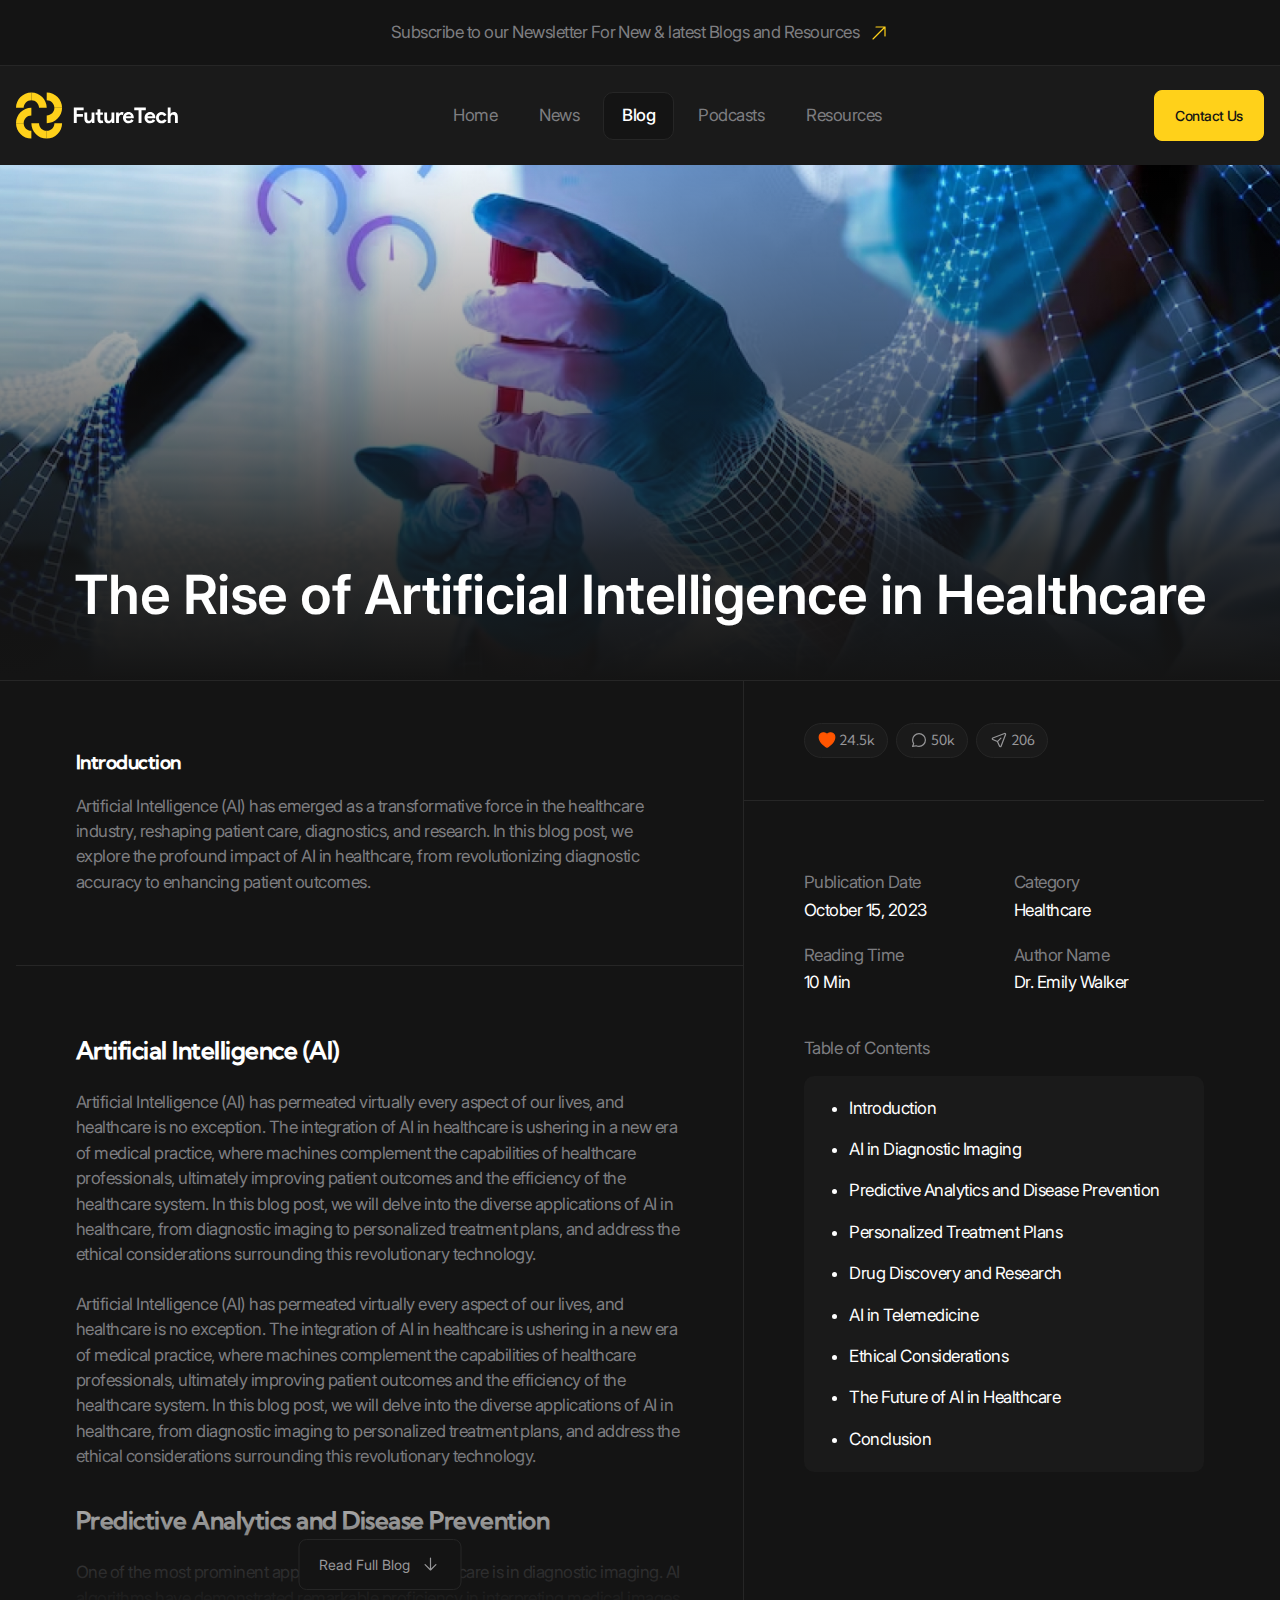
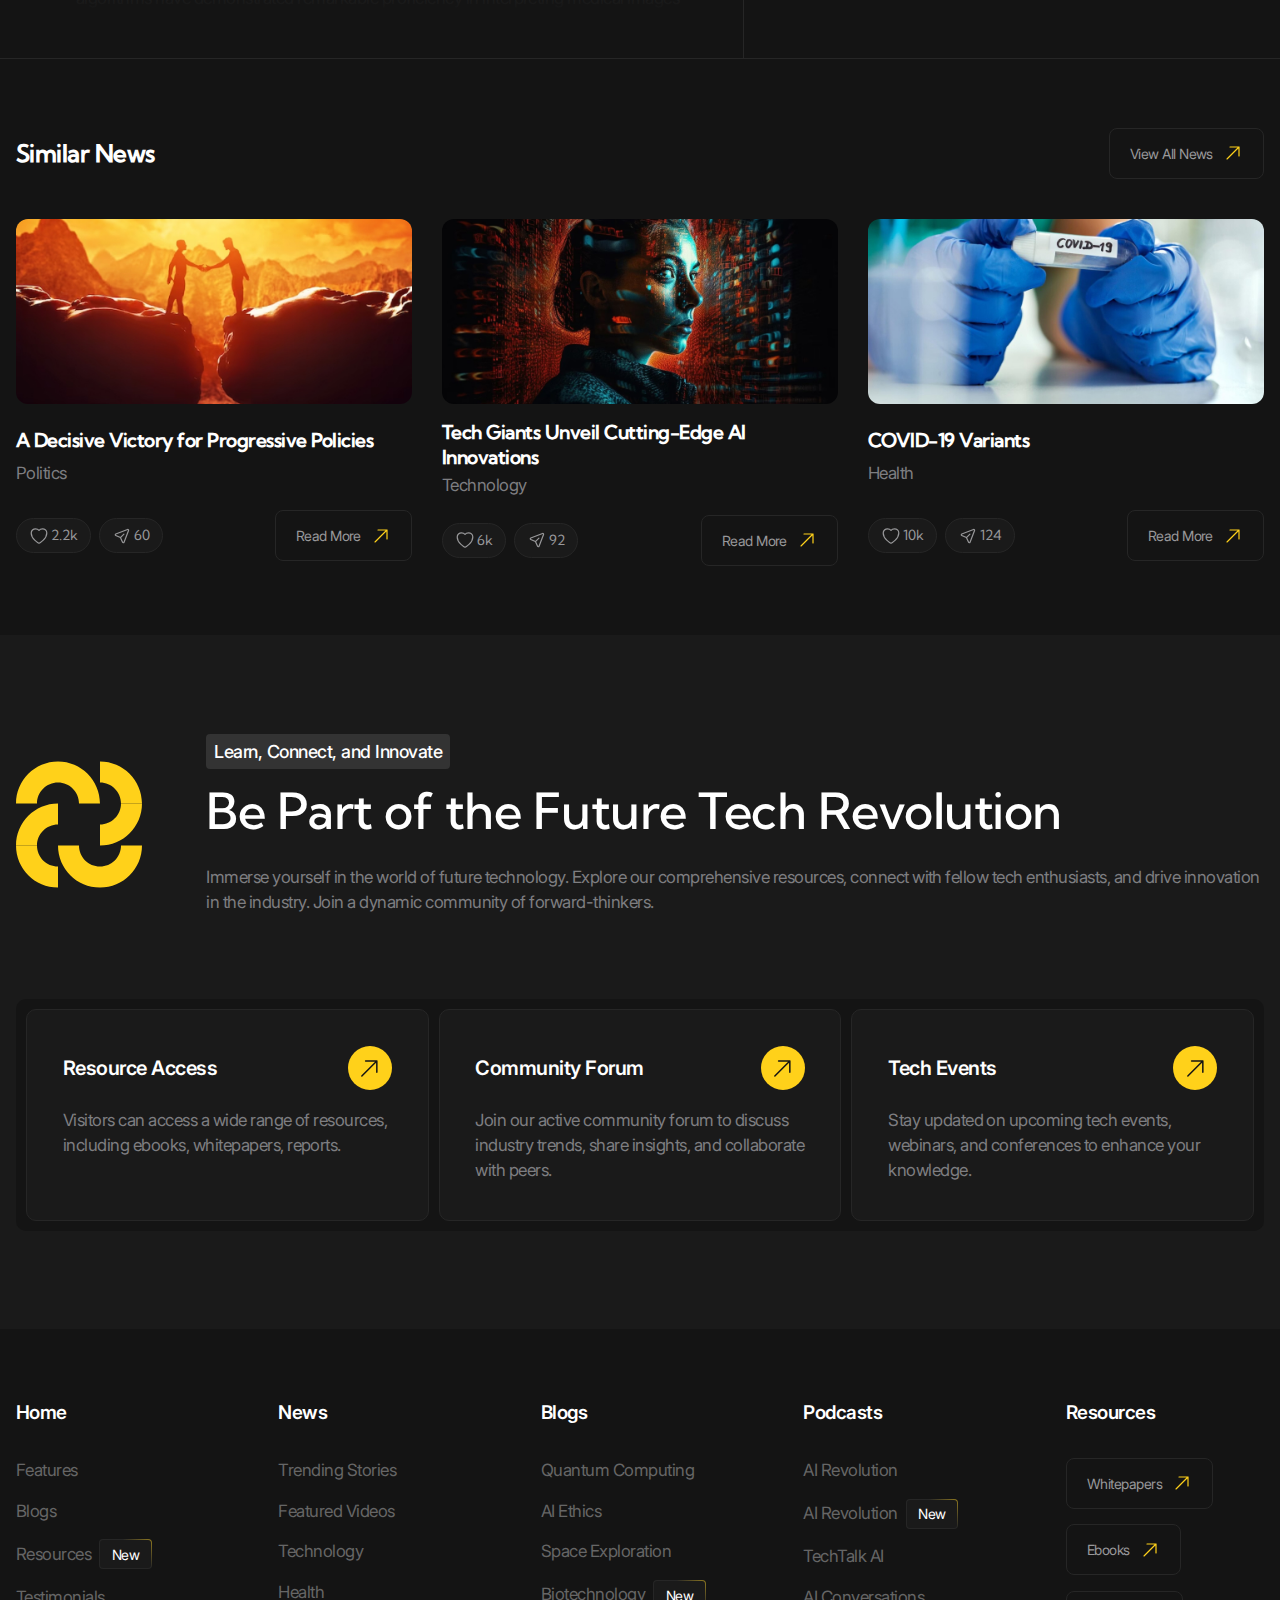
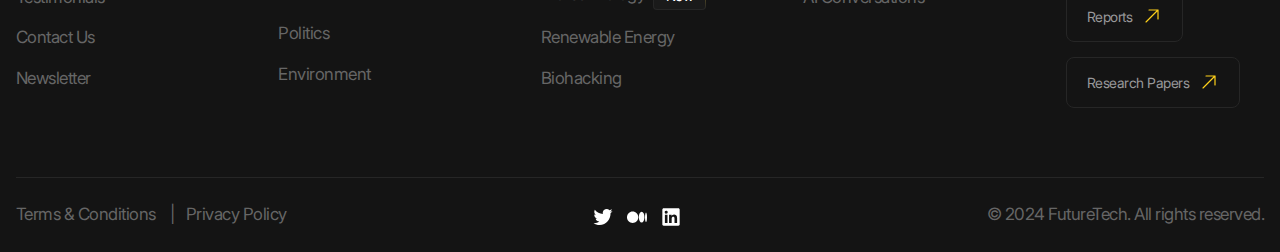
<file: blog.html>
<!DOCTYPE html>
<html lang="en">
  <head>
    <meta charset="UTF-8" />
    <meta
      name="viewport"
      content="width=device-width, user-scalable=no, initial-scale=1.0, maximum-scale=1.0, minimum-scale=1.0"
    />
    <meta http-equiv="X-UA-Compatible" content="ie=edge" />
    <title>Future tech | Blog</title>
    <link rel="stylesheet" href="./styles/main.css" />
    <script src="./scripts/main.js" type="module" defer></script>
  </head>
  <body>
    <header class="header" data-js-header>
      <div class="header__promo">
        <div class="header__promo-inner container">
          <a href="/" class="header__promo-link">
            <span class="icon icon--yellow-arrow">
              Subscribe to our Newsletter For New & latest Blogs and Resources
            </span>
          </a>
        </div>
      </div>
      <div class="header__body">
        <div class="header__body-inner container">
          <a href="/" class="header__logo logo" ria-label="Home" title="Home">
            <img src="./images/logo.svg" alt="" class="logo__image" width="179" height="50" />
          </a>
          <div class="header__overlay" data-js-header-overlay>
            <nav class="header__menu">
              <ul class="header__menu-list">
                <li class="header__menu-item">
                  <a href="./index.html" class="header__menu-link">Home</a>
                </li>
                <li class="header__menu-item">
                  <a href="./news.html" class="header__menu-link">News</a>
                </li>
                <li class="header__menu-item">
                  <a href="./blog.html" class="header__menu-link is-active">Blog</a>
                </li>
                <li class="header__menu-item">
                  <a href="./podcasts.html" class="header__menu-link">Podcasts</a>
                </li>
                <li class="header__menu-item">
                  <a href="./resources.html" class="header__menu-link">Resources</a>
                </li>
              </ul>
            </nav>
            <a href="./contacts.html" class="header__contact-us-link button button--accent">Contact Us</a>
          </div>
          <button
            class="header__burger-button burger-button visible-mobile"
            type="button"
            aria-label="Open menu"
            title="Open menu"
            data-js-header-burger-button
          >
            <span class="burger-button__line"></span>
            <span class="burger-button__line"></span>
            <span class="burger-button__line"></span>
          </button>
        </div>
      </div>
    </header>

    <main>
      <section class="blog-details" aria-labelledby="blog-details-title">
        <header class="blog-details__banner" style="--bgImg: url('../../images/blog-details/banner.jpg')">
          <div class="blog-details__banner-inner container">
            <h1 class="blog-details__title" id="blog-details-title">
              The Rise of Artificial Intelligence in Healthcare
            </h1>
          </div>
        </header>
        <div class="blog-details__body">
          <div class="blog-details__body-inner container">
            <div class="blog-details__content">
              <div class="blog-details__intro full-vw-line full-vw-line--bottom full-vw-line--left">
                <h2 class="h6">Introduction</h2>
                <p>
                  Artificial Intelligence (AI) has emerged as a transformative force in the healthcare industry,
                  reshaping patient care, diagnostics, and research. In this blog post, we explore the profound impact
                  of AI in healthcare, from revolutionizing diagnostic accuracy to enhancing patient outcomes.
                </p>
              </div>
              <div class="blog-details__main expandable-content" data-js-expandable-content>
                <h2 class="h4">Artificial Intelligence (AI)</h2>
                <p>
                  Artificial Intelligence (AI) has permeated virtually every aspect of our lives, and healthcare is no
                  exception. The integration of AI in healthcare is ushering in a new era of medical practice, where
                  machines complement the capabilities of healthcare professionals, ultimately improving patient
                  outcomes and the efficiency of the healthcare system. In this blog post, we will delve into the
                  diverse applications of AI in healthcare, from diagnostic imaging to personalized treatment plans, and
                  address the ethical considerations surrounding this revolutionary technology.
                </p>
                <p>
                  Artificial Intelligence (AI) has permeated virtually every aspect of our lives, and healthcare is no
                  exception. The integration of AI in healthcare is ushering in a new era of medical practice, where
                  machines complement the capabilities of healthcare professionals, ultimately improving patient
                  outcomes and the efficiency of the healthcare system. In this blog post, we will delve into the
                  diverse applications of AI in healthcare, from diagnostic imaging to personalized treatment plans, and
                  address the ethical considerations surrounding this revolutionary technology.
                </p>
                <h2 class="h4">Predictive Analytics and Disease Prevention</h2>
                <p>
                  One of the most prominent applications of AI in healthcare is in diagnostic imaging. AI algorithms
                  have demonstrated remarkable proficiency in interpreting medical images such as X-rays, MRIs, and CT
                  scans. They can identify anomalies and deviations that might be overlooked by the human eye. This is
                  particularly valuable in early disease detection. For instance, AI can aid radiologists in detecting
                  minute irregularities in mammograms or identifying critical findings in chest X-rays, potentially
                  indicative of life-threatening conditions.
                </p>
                <p>
                  One of the most prominent applications of AI in healthcare is in diagnostic imaging. AI algorithms
                  have demonstrated remarkable proficiency in interpreting medical images such as X-rays, MRIs, and CT
                  scans. They can identify anomalies and deviations that might be overlooked by the human eye. This is
                  particularly valuable in early disease detection. For instance, AI can aid radiologists in detecting
                  minute irregularities in mammograms or identifying critical findings in chest X-rays, potentially
                  indicative of life-threatening conditions.
                </p>
                <p>
                  One of the most prominent applications of AI in healthcare is in diagnostic imaging. AI algorithms
                  have demonstrated remarkable proficiency in interpreting medical images such as X-rays, MRIs, and CT
                  scans. They can identify anomalies and deviations that might be overlooked by the human eye. This is
                  particularly valuable in early disease detection. For instance, AI can aid radiologists in detecting
                  minute irregularities in mammograms or identifying critical findings in chest X-rays, potentially
                  indicative of life-threatening conditions.
                </p>
                <p>
                  One of the most prominent applications of AI in healthcare is in diagnostic imaging. AI algorithms
                  have demonstrated remarkable proficiency in interpreting medical images such as X-rays, MRIs, and CT
                  scans. They can identify anomalies and deviations that might be overlooked by the human eye. This is
                  particularly valuable in early disease detection. For instance, AI can aid radiologists in detecting
                  minute irregularities in mammograms or identifying critical findings in chest X-rays, potentially
                  indicative of life-threatening conditions.
                </p>
                <button
                  class="blog-details__read-full-button button expandable-content__button"
                  type="button"
                  data-js-expandable-content-button
                >
                  <span class="icon icon--gray-arrow-down">Read Full Blog</span>
                </button>
              </div>
            </div>
            <div class="blog-details__info">
              <div class="blog-details__actions blog-actions full-vw-line full-vw-line--bottom full-vw-line--right">
                <ul class="blog-actions__list">
                  <li class="blog-actions__item">
                    <button class="blog-actions__button is-active" type="button" aria-label="Dislike" title="Dislike">
                      <span class="blog-actions__icon-wrapper">
                        <svg width="24" height="25" viewBox="0 0 24 25" fill="none" xmlns="http://www.w3.org/2000/svg">
                          <path
                            d="M11.645 21.4107L11.6384 21.4071L11.6158 21.3949C11.5965 21.3844 11.5689 21.3693 11.5336 21.3496C11.4629 21.3101 11.3612 21.2524 11.233 21.1769C10.9765 21.0261 10.6132 20.8039 10.1785 20.515C9.31074 19.9381 8.15122 19.0901 6.9886 18.0063C4.68781 15.8615 2.25 12.6751 2.25 8.75C2.25 5.82194 4.7136 3.5 7.6875 3.5C9.43638 3.5 11.0023 4.29909 12 5.5516C12.9977 4.29909 14.5636 3.5 16.3125 3.5C19.2864 3.5 21.75 5.82194 21.75 8.75C21.75 12.6751 19.3122 15.8615 17.0114 18.0063C15.8488 19.0901 14.6893 19.9381 13.8215 20.515C13.3868 20.8039 13.0235 21.0261 12.767 21.1769C12.6388 21.2524 12.5371 21.3101 12.4664 21.3496C12.4311 21.3693 12.4035 21.3844 12.3842 21.3949L12.3616 21.4071L12.355 21.4107L12.3523 21.4121C12.1323 21.5289 11.8677 21.5289 11.6477 21.4121L11.645 21.4107Z"
                            stroke="#666666"
                            stroke-width="1.5"
                            stroke-linejoin="round"
                          />
                        </svg>
                      </span>
                      <span>24.5k</span>
                    </button>
                  </li>
                  <li class="blog-actions__item">
                    <button class="blog-actions__button" type="button" aria-label="Discuss" title="Discuss">
                      <span class="blog-actions__icon-wrapper">
                        <svg width="24" height="25" viewBox="0 0 24 25" fill="none" xmlns="http://www.w3.org/2000/svg">
                          <path
                            d="M8.48581 19.6888C9.54657 20.2083 10.7392 20.5 12 20.5C16.4183 20.5 20 16.9183 20 12.5C20 8.08172 16.4183 4.5 12 4.5C7.58172 4.5 4 8.08172 4 12.5C4 14.1401 4.49356 15.665 5.34026 16.9341M8.48581 19.6888L4 20.5L5.34026 16.9341M8.48581 19.6888L8.49231 19.6877M5.34026 16.9341L5.34154 16.9308"
                            stroke="#666666"
                            stroke-width="1.5"
                            stroke-linecap="round"
                            stroke-linejoin="round"
                          />
                        </svg>
                      </span>
                      <span>50k</span>
                    </button>
                  </li>
                  <li class="blog-actions__item">
                    <button class="blog-actions__button" type="button" aria-label="Share" title="Share">
                      <span class="blog-actions__icon-wrapper">
                        <svg width="24" height="25" viewBox="0 0 24 25" fill="none" xmlns="http://www.w3.org/2000/svg">
                          <path
                            d="M10.0384 14.4616L4.1719 11.7951C3.36454 11.4281 3.39898 10.2697 4.22673 9.95134L18.8999 4.30781C19.7087 3.99675 20.5033 4.79139 20.1922 5.60013L14.5487 20.2733C14.2303 21.1011 13.072 21.1355 12.705 20.3281L10.0384 14.4616ZM10.0384 14.4616L14.4231 10.077"
                            stroke="#666666"
                            stroke-width="1.5"
                            stroke-linecap="round"
                            stroke-linejoin="round"
                          />
                        </svg>
                      </span>
                      <span>206</span>
                    </button>
                  </li>
                </ul>
              </div>
              <div class="blog-details__summary summary summary--2-cols">
                <dl class="summary__list">
                  <div class="summary__item">
                    <dt class="summary__key">Publication Date</dt>
                    <dd class="summary__value">
                      <time datetime="2023-10-15">October 15, 2023</time>
                    </dd>
                  </div>
                  <div class="summary__item">
                    <dt class="summary__key">Category</dt>
                    <dd class="summary__value">Healthcare</dd>
                  </div>
                  <div class="summary__item">
                    <dt class="summary__key">Reading Time</dt>
                    <dd class="summary__value">10 Min</dd>
                  </div>
                  <div class="summary__item">
                    <dt class="summary__key">Author Name</dt>
                    <dd class="summary__value">Dr. Emily Walker</dd>
                  </div>
                  <div class="summary__item summary__item--wide">
                    <dt class="summary__key">Table of Contents</dt>
                    <dd class="summary__value">
                      <div class="table-of-contents">
                        <ul class="table-of-contents__list">
                          <li class="table-of-contents__item">Introduction</li>
                          <li class="table-of-contents__item">AI in Diagnostic Imaging</li>
                          <li class="table-of-contents__item">Predictive Analytics and Disease Prevention</li>
                          <li class="table-of-contents__item">Personalized Treatment Plans</li>
                          <li class="table-of-contents__item">Drug Discovery and Research</li>
                          <li class="table-of-contents__item">AI in Telemedicine</li>
                          <li class="table-of-contents__item">Ethical Considerations</li>
                          <li class="table-of-contents__item">The Future of AI in Healthcare</li>
                          <li class="table-of-contents__item">Conclusion</li>
                        </ul>
                      </div>
                    </dd>
                  </div>
                </dl>
              </div>
            </div>
          </div>
        </div>
        <div class="blog-details__news news container">
          <header class="news__header">
            <h2 class="news__title h4">Similar News</h2>
            <a href="/" class="news__link button">
              <span class="icon icon--yellow-arrow">View All News</span>
            </a>
          </header>
          <ul class="news__list">
            <li class="news__item">
              <article class="news-card">
                <img
                  src="./images/news/2.jpg"
                  alt=""
                  class="news-card__image"
                  width="512"
                  height="222"
                  loading="lazy"
                />
                <div class="news-card__body">
                  <h2 class="news-card__title h6">A Decisive Victory for Progressive Policies</h2>
                  <div class="news-card__description">
                    <p>Politics</p>
                  </div>
                </div>
                <div class="news-card__controls">
                  <div class="news-card__actions actions">
                    <ul class="blog-actions__list">
                      <li class="blog-actions__item">
                        <button class="blog-actions__button" type="button" aria-label="Like" title="Like">
                          <span class="blog-actions__icon-wrapper">
                            <svg
                              width="24"
                              height="25"
                              viewBox="0 0 24 25"
                              fill="none"
                              xmlns="http://www.w3.org/2000/svg"
                            >
                              <path
                                d="M11.645 21.4107L11.6384 21.4071L11.6158 21.3949C11.5965 21.3844 11.5689 21.3693 11.5336 21.3496C11.4629 21.3101 11.3612 21.2524 11.233 21.1769C10.9765 21.0261 10.6132 20.8039 10.1785 20.515C9.31074 19.9381 8.15122 19.0901 6.9886 18.0063C4.68781 15.8615 2.25 12.6751 2.25 8.75C2.25 5.82194 4.7136 3.5 7.6875 3.5C9.43638 3.5 11.0023 4.29909 12 5.5516C12.9977 4.29909 14.5636 3.5 16.3125 3.5C19.2864 3.5 21.75 5.82194 21.75 8.75C21.75 12.6751 19.3122 15.8615 17.0114 18.0063C15.8488 19.0901 14.6893 19.9381 13.8215 20.515C13.3868 20.8039 13.0235 21.0261 12.767 21.1769C12.6388 21.2524 12.5371 21.3101 12.4664 21.3496C12.4311 21.3693 12.4035 21.3844 12.3842 21.3949L12.3616 21.4071L12.355 21.4107L12.3523 21.4121C12.1323 21.5289 11.8677 21.5289 11.6477 21.4121L11.645 21.4107Z"
                                stroke="#666666"
                                stroke-width="1.5"
                                stroke-linejoin="round"
                              />
                            </svg>
                          </span>
                          <span>2.2k</span>
                        </button>
                      </li>
                      <li class="blog-actions__item">
                        <button class="blog-actions__button" type="button" aria-label="Share" title="Share">
                          <span class="blog-actions__icon-wrapper">
                            <svg
                              width="24"
                              height="25"
                              viewBox="0 0 24 25"
                              fill="none"
                              xmlns="http://www.w3.org/2000/svg"
                            >
                              <path
                                d="M10.0384 14.4616L4.1719 11.7951C3.36454 11.4281 3.39898 10.2697 4.22673 9.95134L18.8999 4.30781C19.7087 3.99675 20.5033 4.79139 20.1922 5.60013L14.5487 20.2733C14.2303 21.1011 13.072 21.1355 12.705 20.3281L10.0384 14.4616ZM10.0384 14.4616L14.4231 10.077"
                                stroke="#666666"
                                stroke-width="1.5"
                                stroke-linecap="round"
                                stroke-linejoin="round"
                              />
                            </svg>
                          </span>
                          <span>60</span>
                        </button>
                      </li>
                    </ul>
                  </div>
                  <a href="/" class="news-card__link button">
                    <span class="icon icon--yellow-arrow">Read More</span>
                  </a>
                </div>
              </article>
            </li>
            <li class="news__item">
              <article class="news-card">
                <img
                  src="./images/news/3.jpg"
                  alt=""
                  class="news-card__image"
                  width="512"
                  height="222"
                  loading="lazy"
                />
                <div class="news-card__body">
                  <h2 class="news-card__title h6">Tech Giants Unveil Cutting-Edge AI Innovations</h2>
                  <div class="news-card__description">
                    <p>Technology</p>
                  </div>
                </div>
                <div class="news-card__controls">
                  <div class="news-card__actions actions">
                    <ul class="blog-actions__list">
                      <li class="blog-actions__item">
                        <button class="blog-actions__button" type="button" aria-label="Like" title="Like">
                          <span class="blog-actions__icon-wrapper">
                            <svg
                              width="24"
                              height="25"
                              viewBox="0 0 24 25"
                              fill="none"
                              xmlns="http://www.w3.org/2000/svg"
                            >
                              <path
                                d="M11.645 21.4107L11.6384 21.4071L11.6158 21.3949C11.5965 21.3844 11.5689 21.3693 11.5336 21.3496C11.4629 21.3101 11.3612 21.2524 11.233 21.1769C10.9765 21.0261 10.6132 20.8039 10.1785 20.515C9.31074 19.9381 8.15122 19.0901 6.9886 18.0063C4.68781 15.8615 2.25 12.6751 2.25 8.75C2.25 5.82194 4.7136 3.5 7.6875 3.5C9.43638 3.5 11.0023 4.29909 12 5.5516C12.9977 4.29909 14.5636 3.5 16.3125 3.5C19.2864 3.5 21.75 5.82194 21.75 8.75C21.75 12.6751 19.3122 15.8615 17.0114 18.0063C15.8488 19.0901 14.6893 19.9381 13.8215 20.515C13.3868 20.8039 13.0235 21.0261 12.767 21.1769C12.6388 21.2524 12.5371 21.3101 12.4664 21.3496C12.4311 21.3693 12.4035 21.3844 12.3842 21.3949L12.3616 21.4071L12.355 21.4107L12.3523 21.4121C12.1323 21.5289 11.8677 21.5289 11.6477 21.4121L11.645 21.4107Z"
                                stroke="#666666"
                                stroke-width="1.5"
                                stroke-linejoin="round"
                              />
                            </svg>
                          </span>
                          <span>6k</span>
                        </button>
                      </li>
                      <li class="blog-actions__item">
                        <button class="blog-actions__button" type="button" aria-label="Share" title="Share">
                          <span class="blog-actions__icon-wrapper">
                            <svg
                              width="24"
                              height="25"
                              viewBox="0 0 24 25"
                              fill="none"
                              xmlns="http://www.w3.org/2000/svg"
                            >
                              <path
                                d="M10.0384 14.4616L4.1719 11.7951C3.36454 11.4281 3.39898 10.2697 4.22673 9.95134L18.8999 4.30781C19.7087 3.99675 20.5033 4.79139 20.1922 5.60013L14.5487 20.2733C14.2303 21.1011 13.072 21.1355 12.705 20.3281L10.0384 14.4616ZM10.0384 14.4616L14.4231 10.077"
                                stroke="#666666"
                                stroke-width="1.5"
                                stroke-linecap="round"
                                stroke-linejoin="round"
                              />
                            </svg>
                          </span>
                          <span>92</span>
                        </button>
                      </li>
                    </ul>
                  </div>
                  <a href="/" class="news-card__link button">
                    <span class="icon icon--yellow-arrow">Read More</span>
                  </a>
                </div>
              </article>
            </li>
            <li class="news__item">
              <article class="news-card">
                <img
                  src="./images/news/4.jpg"
                  alt=""
                  class="news-card__image"
                  width="512"
                  height="222"
                  loading="lazy"
                />
                <div class="news-card__body">
                  <h2 class="news-card__title h6">COVID-19 Variants</h2>
                  <div class="news-card__description">
                    <p>Health</p>
                  </div>
                </div>
                <div class="news-card__controls">
                  <div class="news-card__actions actions">
                    <ul class="blog-actions__list">
                      <li class="blog-actions__item">
                        <button class="blog-actions__button" type="button" aria-label="Like" title="Like">
                          <span class="blog-actions__icon-wrapper">
                            <svg
                              width="24"
                              height="25"
                              viewBox="0 0 24 25"
                              fill="none"
                              xmlns="http://www.w3.org/2000/svg"
                            >
                              <path
                                d="M11.645 21.4107L11.6384 21.4071L11.6158 21.3949C11.5965 21.3844 11.5689 21.3693 11.5336 21.3496C11.4629 21.3101 11.3612 21.2524 11.233 21.1769C10.9765 21.0261 10.6132 20.8039 10.1785 20.515C9.31074 19.9381 8.15122 19.0901 6.9886 18.0063C4.68781 15.8615 2.25 12.6751 2.25 8.75C2.25 5.82194 4.7136 3.5 7.6875 3.5C9.43638 3.5 11.0023 4.29909 12 5.5516C12.9977 4.29909 14.5636 3.5 16.3125 3.5C19.2864 3.5 21.75 5.82194 21.75 8.75C21.75 12.6751 19.3122 15.8615 17.0114 18.0063C15.8488 19.0901 14.6893 19.9381 13.8215 20.515C13.3868 20.8039 13.0235 21.0261 12.767 21.1769C12.6388 21.2524 12.5371 21.3101 12.4664 21.3496C12.4311 21.3693 12.4035 21.3844 12.3842 21.3949L12.3616 21.4071L12.355 21.4107L12.3523 21.4121C12.1323 21.5289 11.8677 21.5289 11.6477 21.4121L11.645 21.4107Z"
                                stroke="#666666"
                                stroke-width="1.5"
                                stroke-linejoin="round"
                              />
                            </svg>
                          </span>
                          <span>10k</span>
                        </button>
                      </li>
                      <li class="blog-actions__item">
                        <button class="blog-actions__button" type="button" aria-label="Share" title="Share">
                          <span class="blog-actions__icon-wrapper">
                            <svg
                              width="24"
                              height="25"
                              viewBox="0 0 24 25"
                              fill="none"
                              xmlns="http://www.w3.org/2000/svg"
                            >
                              <path
                                d="M10.0384 14.4616L4.1719 11.7951C3.36454 11.4281 3.39898 10.2697 4.22673 9.95134L18.8999 4.30781C19.7087 3.99675 20.5033 4.79139 20.1922 5.60013L14.5487 20.2733C14.2303 21.1011 13.072 21.1355 12.705 20.3281L10.0384 14.4616ZM10.0384 14.4616L14.4231 10.077"
                                stroke="#666666"
                                stroke-width="1.5"
                                stroke-linecap="round"
                                stroke-linejoin="round"
                              />
                            </svg>
                          </span>
                          <span>124</span>
                        </button>
                      </li>
                    </ul>
                  </div>
                  <a href="/" class="news-card__link button">
                    <span class="icon icon--yellow-arrow">Read More</span>
                  </a>
                </div>
              </article>
            </li>
          </ul>
        </div>
      </section>

      <section class="about" aria-labelledby="about-title">
        <div class="about__inner container">
          <header class="about__header">
            <img src="./images/about/icon.svg" alt="" class="about__icon" width="150" height="150" loading="lazy" />
            <div class="about__info">
              <p class="about__subtitle tag">Learn, Connect, and Innovate</p>
              <h2 class="about__title" id="about-title">Be Part of the Future Tech Revolution</h2>
            </div>
            <div class="about__description">
              <p>
                Immerse yourself in the world of future technology. Explore our comprehensive resources, connect with
                fellow tech enthusiasts, and drive innovation in the industry. Join a dynamic community of
                forward-thinkers.
              </p>
            </div>
          </header>
          <ul class="about__list">
            <li class="about__item">
              <a href="/" class="about-card tile">
                <h3 class="about-card__title circle-icon">Resource Access</h3>
                <div class="about-card__description">
                  <p>Visitors can access a wide range of resources, including ebooks, whitepapers, reports.</p>
                </div>
              </a>
            </li>
            <li class="about__item">
              <a href="/" class="about-card tile">
                <h3 class="about-card__title circle-icon">Community Forum</h3>
                <div class="about-card__description">
                  <p>
                    Join our active community forum to discuss industry trends, share insights, and collaborate with
                    peers.
                  </p>
                </div>
              </a>
            </li>
            <li class="about__item">
              <a href="/" class="about-card tile">
                <h3 class="about-card__title circle-icon">Tech Events</h3>
                <div class="about-card__description">
                  <p>Stay updated on upcoming tech events, webinars, and conferences to enhance your knowledge.</p>
                </div>
              </a>
            </li>
          </ul>
        </div>
      </section>
    </main>

    <footer class="footer">
      <div class="footer__inner container">
        <div class="footer__body">
          <nav class="footer__menu">
            <div class="footer__menu-column">
              <a href="" class="footer__menu-main-link h6">Home</a>
              <ul class="footer__menu-list">
                <li class="footer__menu-item">
                  <a href="/" class="footer__menu-link">Features</a>
                </li>
                <li class="footer__menu-item">
                  <a href="/" class="footer__menu-link">Blogs</a>
                </li>
                <li class="footer__menu-item">
                  <a href="/" class="footer__menu-link">Resources</a>
                  <span class="badge">New</span>
                </li>
                <li class="footer__menu-item">
                  <a href="/" class="footer__menu-link">Testimonials</a>
                </li>
                <li class="footer__menu-item">
                  <a href="/" class="footer__menu-link">Contact Us</a>
                </li>
                <li class="footer__menu-item">
                  <a href="/" class="footer__menu-link">Newsletter</a>
                </li>
              </ul>
            </div>
            <div class="footer__menu-column">
              <a href="" class="footer__menu-main-link h6">News</a>
              <ul class="footer__menu-list">
                <li class="footer__menu-item">
                  <a href="/" class="footer__menu-link">Trending Stories</a>
                </li>
                <li class="footer__menu-item">
                  <a href="/" class="footer__menu-link">Featured Videos</a>
                </li>
                <li class="footer__menu-item">
                  <a href="/" class="footer__menu-link">Technology</a>
                </li>
                <li class="footer__menu-item">
                  <a href="/" class="footer__menu-link">Health</a>
                </li>
                <li class="footer__menu-item">
                  <a href="/" class="footer__menu-link">Politics</a>
                </li>
                <li class="footer__menu-item">
                  <a href="/" class="footer__menu-link">Environment</a>
                </li>
              </ul>
            </div>
            <div class="footer__menu-column">
              <a href="" class="footer__menu-main-link h6">Blogs</a>
              <ul class="footer__menu-list">
                <li class="footer__menu-item">
                  <a href="/" class="footer__menu-link">Quantum Computing</a>
                </li>
                <li class="footer__menu-item">
                  <a href="/" class="footer__menu-link">AI Ethics</a>
                </li>
                <li class="footer__menu-item">
                  <a href="/" class="footer__menu-link">Space Exploration</a>
                </li>
                <li class="footer__menu-item">
                  <a href="/" class="footer__menu-link">Biotechnology</a>
                  <span class="badge">New</span>
                </li>
                <li class="footer__menu-item">
                  <a href="/" class="footer__menu-link">Renewable Energy</a>
                </li>
                <li class="footer__menu-item">
                  <a href="/" class="footer__menu-link">Biohacking</a>
                </li>
              </ul>
            </div>
            <div class="footer__menu-column">
              <a href="" class="footer__menu-main-link h6">Podcasts</a>
              <ul class="footer__menu-list">
                <li class="footer__menu-item">
                  <a href="/" class="footer__menu-link">AI Revolution</a>
                </li>
                <li class="footer__menu-item">
                  <a href="/" class="footer__menu-link">AI Revolution</a>
                  <span class="badge">New</span>
                </li>
                <li class="footer__menu-item">
                  <a href="/" class="footer__menu-link">TechTalk AI</a>
                </li>
                <li class="footer__menu-item">
                  <a href="/" class="footer__menu-link">AI Conversations</a>
                </li>
              </ul>
            </div>
            <div class="footer__menu-column">
              <a href="" class="footer__menu-main-link h6">Resources</a>
              <ul class="footer__menu-list">
                <li class="footer__menu-item">
                  <a href="/" class="footer__menu-link button">
                    <span class="icon icon--yellow-arrow">Whitepapers</span>
                  </a>
                </li>
                <li class="footer__menu-item">
                  <a href="/" class="footer__menu-link button">
                    <span class="icon icon--yellow-arrow">Ebooks</span>
                  </a>
                </li>
                <li class="footer__menu-item">
                  <a href="/" class="footer__menu-link button">
                    <span class="icon icon--yellow-arrow">Reports</span>
                  </a>
                </li>
                <li class="footer__menu-item">
                  <a href="/" class="footer__menu-link button">
                    <span class="icon icon--yellow-arrow">Research Papers</span>
                  </a>
                </li>
              </ul>
            </div>
          </nav>
        </div>
        <div class="footer__extra">
          <div class="footer__extra-menu">
            <ul class="footer__extra-menu-list">
              <li class="footer__extra-menu-item">
                <a href="/" class="footer__extra-menu-link">Terms & Conditions</a>
              </li>
              <li class="footer__extra-menu-item">
                <a href="/" class="footer__extra-menu-link">Privacy Policy</a>
              </li>
            </ul>
          </div>
          <div class="footer__soc1als soc1als">
            <ul class="soc1als__list">
              <li class="soc1als__item">
                <a href="/" class="soc1als__link" target="_blank" aria-label="Twitter" title="Twitter">
                  <svg width="24" height="24" viewBox="0 0 24 24" fill="none" xmlns="http://www.w3.org/2000/svg">
                    <path
                      d="M21.0571 7.18114C21.0664 7.39235 21.0664 7.59395 21.0664 7.80515C21.0756 14.2084 16.3712 21.6004 7.76793 21.6004C5.23048 21.6004 2.73933 20.842 0.600098 19.4212C0.970528 19.4692 1.34096 19.4884 1.71139 19.4884C3.81358 19.4884 5.86021 18.7588 7.51789 17.4052C5.51756 17.3668 3.75802 16.0132 3.14681 14.0356C3.85063 14.1796 4.57296 14.1508 5.25826 13.9492C3.08198 13.5076 1.51691 11.5204 1.50765 9.20675C1.50765 9.18755 1.50765 9.16835 1.50765 9.14915C2.15591 9.52355 2.88751 9.73475 3.62837 9.75395C1.58174 8.33315 0.942746 5.50114 2.18369 3.28353C4.5637 6.31714 8.06427 8.15075 11.8241 8.35235C11.4445 6.67234 11.9631 4.90594 13.1762 3.71553C15.0561 1.88193 18.0196 1.97793 19.7977 3.92673C20.8441 3.71553 21.8535 3.31233 22.7704 2.74593C22.4185 3.86913 21.6869 4.81954 20.7145 5.42434C21.6406 5.30914 22.5481 5.04994 23.4001 4.66594C22.7704 5.64514 21.9739 6.48994 21.0571 7.18114Z"
                      fill="white"
                    />
                  </svg>
                </a>
              </li>
              <li class="soc1als__item">
                <a href="/" class="soc1als__link" target="_blank" aria-label="Medium" title="Medium">
                  <svg width="24" height="24" viewBox="0 0 24 24" fill="none" xmlns="http://www.w3.org/2000/svg">
                    <path
                      d="M13.5374 12.2281C13.5374 15.9988 10.5069 19.0556 6.76883 19.0556C3.03073 19.0556 0 15.9981 0 12.2281C0 8.45806 3.0305 5.40039 6.76883 5.40039C10.5072 5.40039 13.5374 8.45737 13.5374 12.2281Z"
                      fill="white"
                    />
                    <path
                      d="M20.9627 12.2285C20.9627 15.7778 19.4474 18.6563 17.5783 18.6563C15.7091 18.6563 14.1938 15.7778 14.1938 12.2285C14.1938 8.67922 15.7089 5.80078 17.578 5.80078C19.4472 5.80078 20.9625 8.67829 20.9625 12.2285"
                      fill="white"
                    />
                    <path
                      d="M24 12.228C24 15.4073 23.4672 17.9862 22.8097 17.9862C22.1522 17.9862 21.6196 15.408 21.6196 12.228C21.6196 9.04797 22.1525 6.46973 22.8097 6.46973C23.467 6.46973 24 9.04774 24 12.228Z"
                      fill="white"
                    />
                  </svg>
                </a>
              </li>
              <li class="soc1als__item">
                <a href="/" class="soc1als__link" target="_blank" aria-label="LinkedIn" title="LinkedIn">
                  <svg width="24" height="24" viewBox="0 0 24 24" fill="none" xmlns="http://www.w3.org/2000/svg">
                    <path
                      d="M20.8647 1.59961H3.13554C2.72832 1.59961 2.33777 1.76138 2.04982 2.04933C1.76187 2.33728 1.6001 2.72783 1.6001 3.13505V20.8642C1.6001 21.2714 1.76187 21.6619 2.04982 21.9499C2.33777 22.2378 2.72832 22.3996 3.13554 22.3996H20.8647C21.2719 22.3996 21.6624 22.2378 21.9504 21.9499C22.2383 21.6619 22.4001 21.2714 22.4001 20.8642V3.13505C22.4001 2.72783 22.2383 2.33728 21.9504 2.04933C21.6624 1.76138 21.2719 1.59961 20.8647 1.59961ZM7.79965 19.3186H4.67243V9.38516H7.79965V19.3186ZM6.23388 8.00861C5.87915 8.00661 5.53296 7.89958 5.239 7.70102C4.94504 7.50246 4.71649 7.22127 4.58219 6.89294C4.44789 6.56461 4.41386 6.20386 4.48439 5.8562C4.55492 5.50855 4.72686 5.18958 4.9785 4.93955C5.23014 4.68952 5.5502 4.51964 5.8983 4.45134C6.2464 4.38304 6.60693 4.41939 6.93439 4.5558C7.26185 4.6922 7.54156 4.92255 7.73823 5.21778C7.9349 5.51301 8.03971 5.85988 8.03943 6.21461C8.04278 6.45211 7.99827 6.68784 7.90857 6.90777C7.81887 7.1277 7.68582 7.32732 7.51733 7.49473C7.34884 7.66215 7.14837 7.79392 6.92787 7.88221C6.70736 7.97049 6.47134 8.01348 6.23388 8.00861ZM19.3263 19.3273H16.2005V13.9005C16.2005 12.3001 15.5202 11.8061 14.642 11.8061C13.7147 11.8061 12.8047 12.5052 12.8047 13.9409V19.3273H9.67743V9.39239H12.6848V10.7689H12.7252C13.0271 10.1579 14.0844 9.11361 15.6979 9.11361C17.4428 9.11361 19.3278 10.1493 19.3278 13.1826L19.3263 19.3273Z"
                      fill="white"
                    />
                  </svg>
                </a>
              </li>
            </ul>
          </div>
          <p class="footer__copyright">© <time datetime="2024">2024</time> FutureTech. All rights reserved.</p>
        </div>
      </div>
    </footer>
  </body>
</html>
</file>
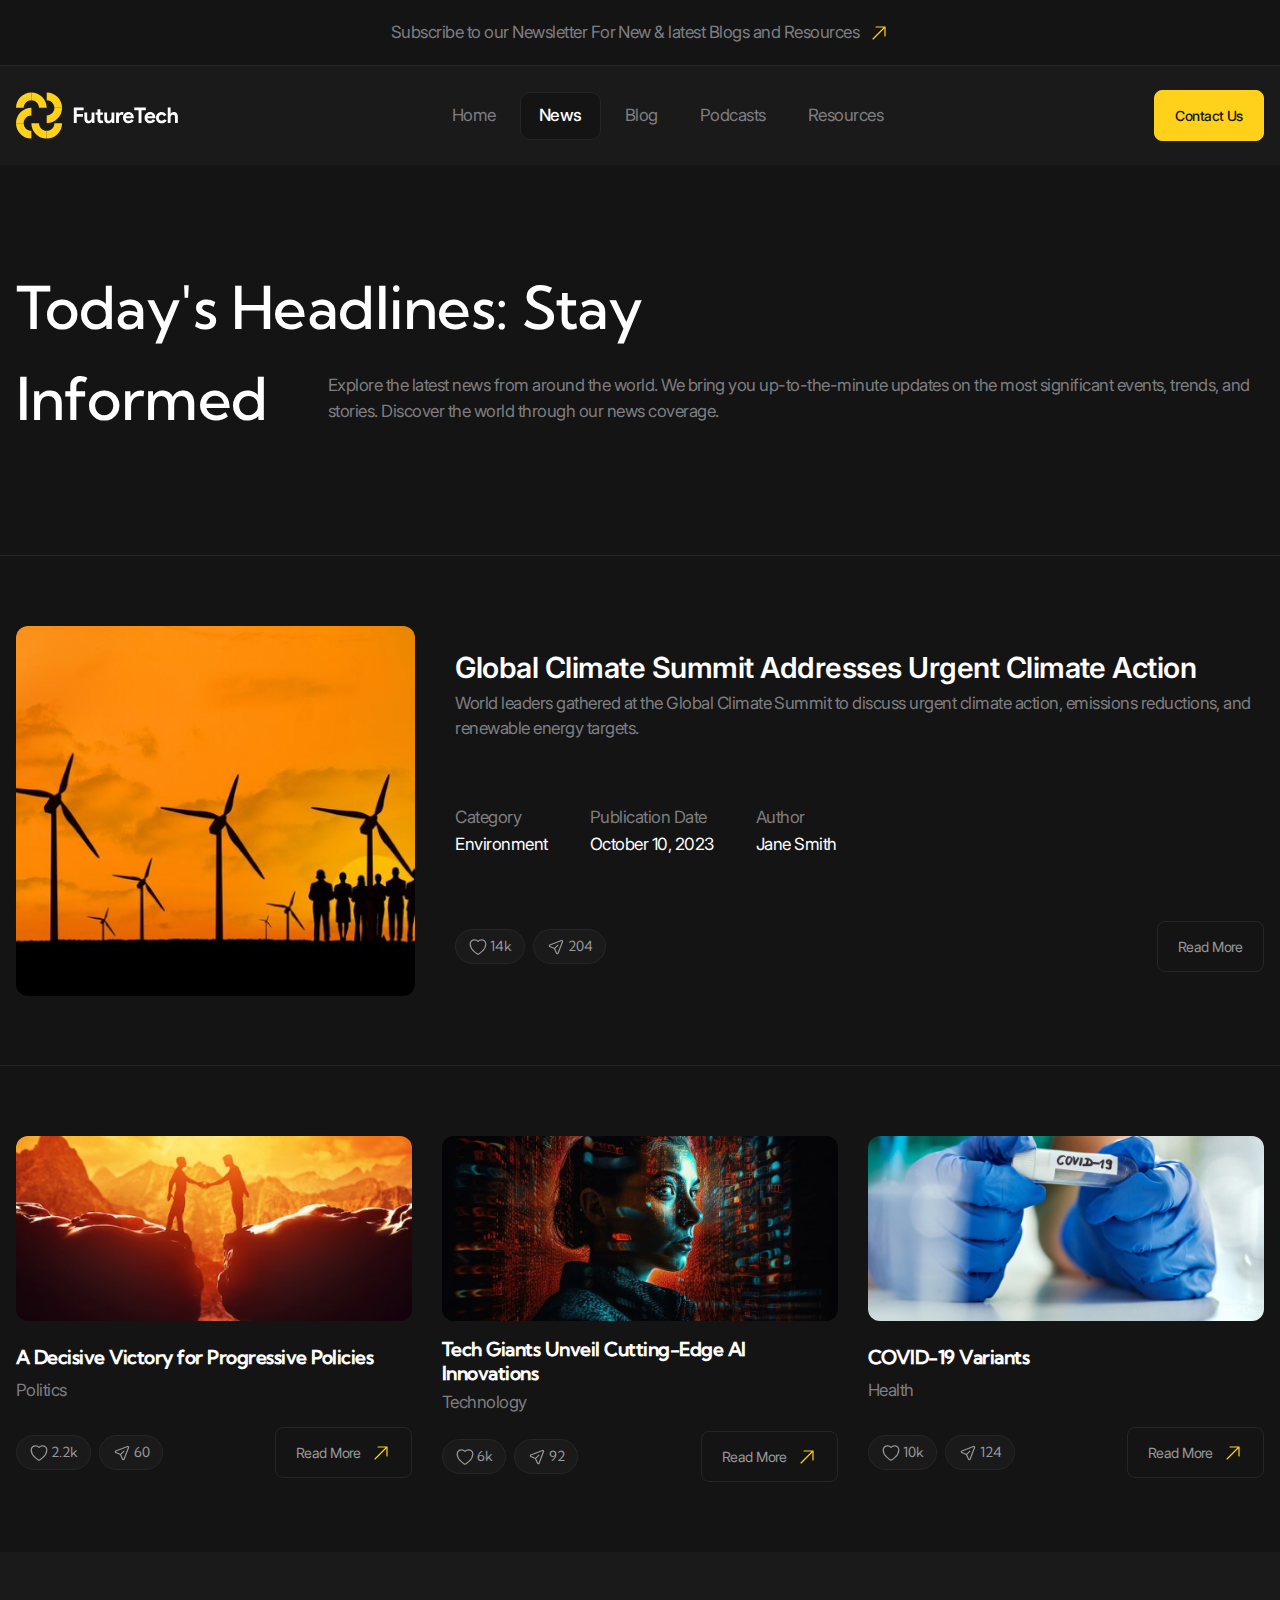
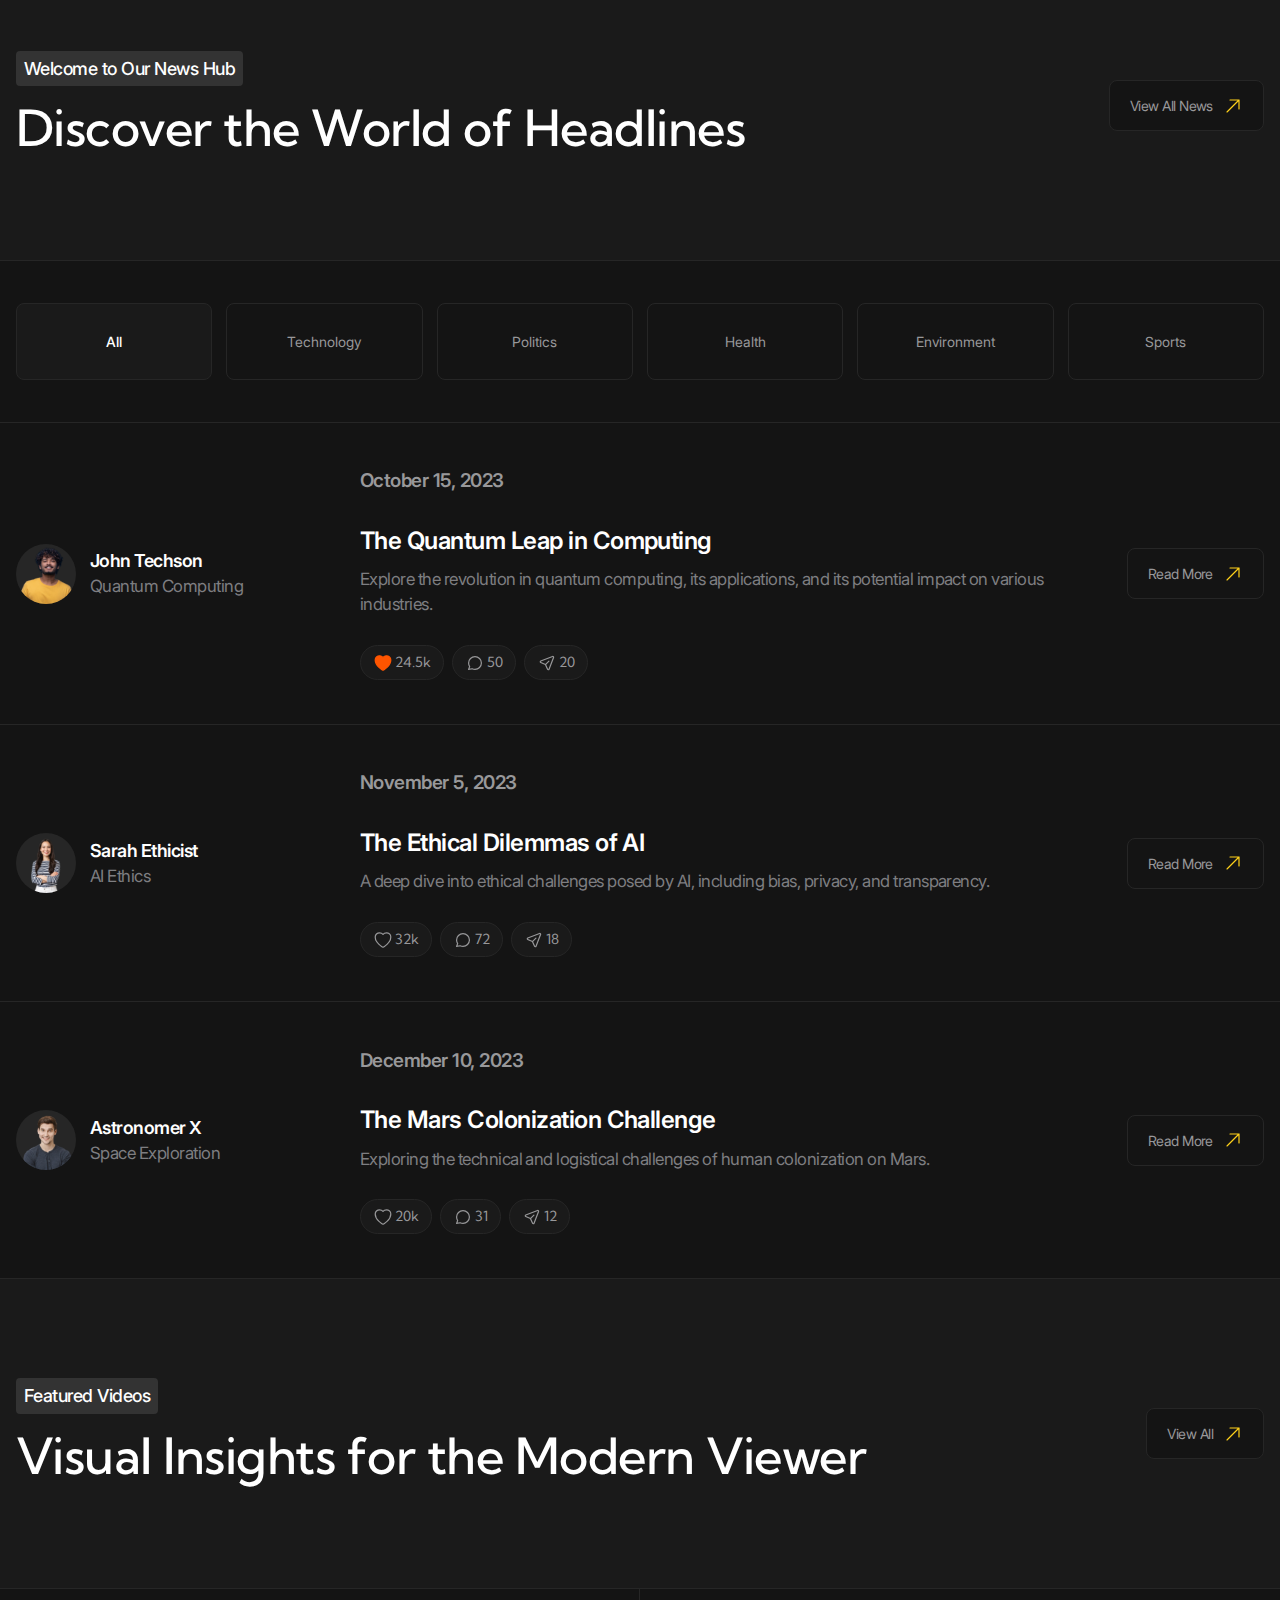
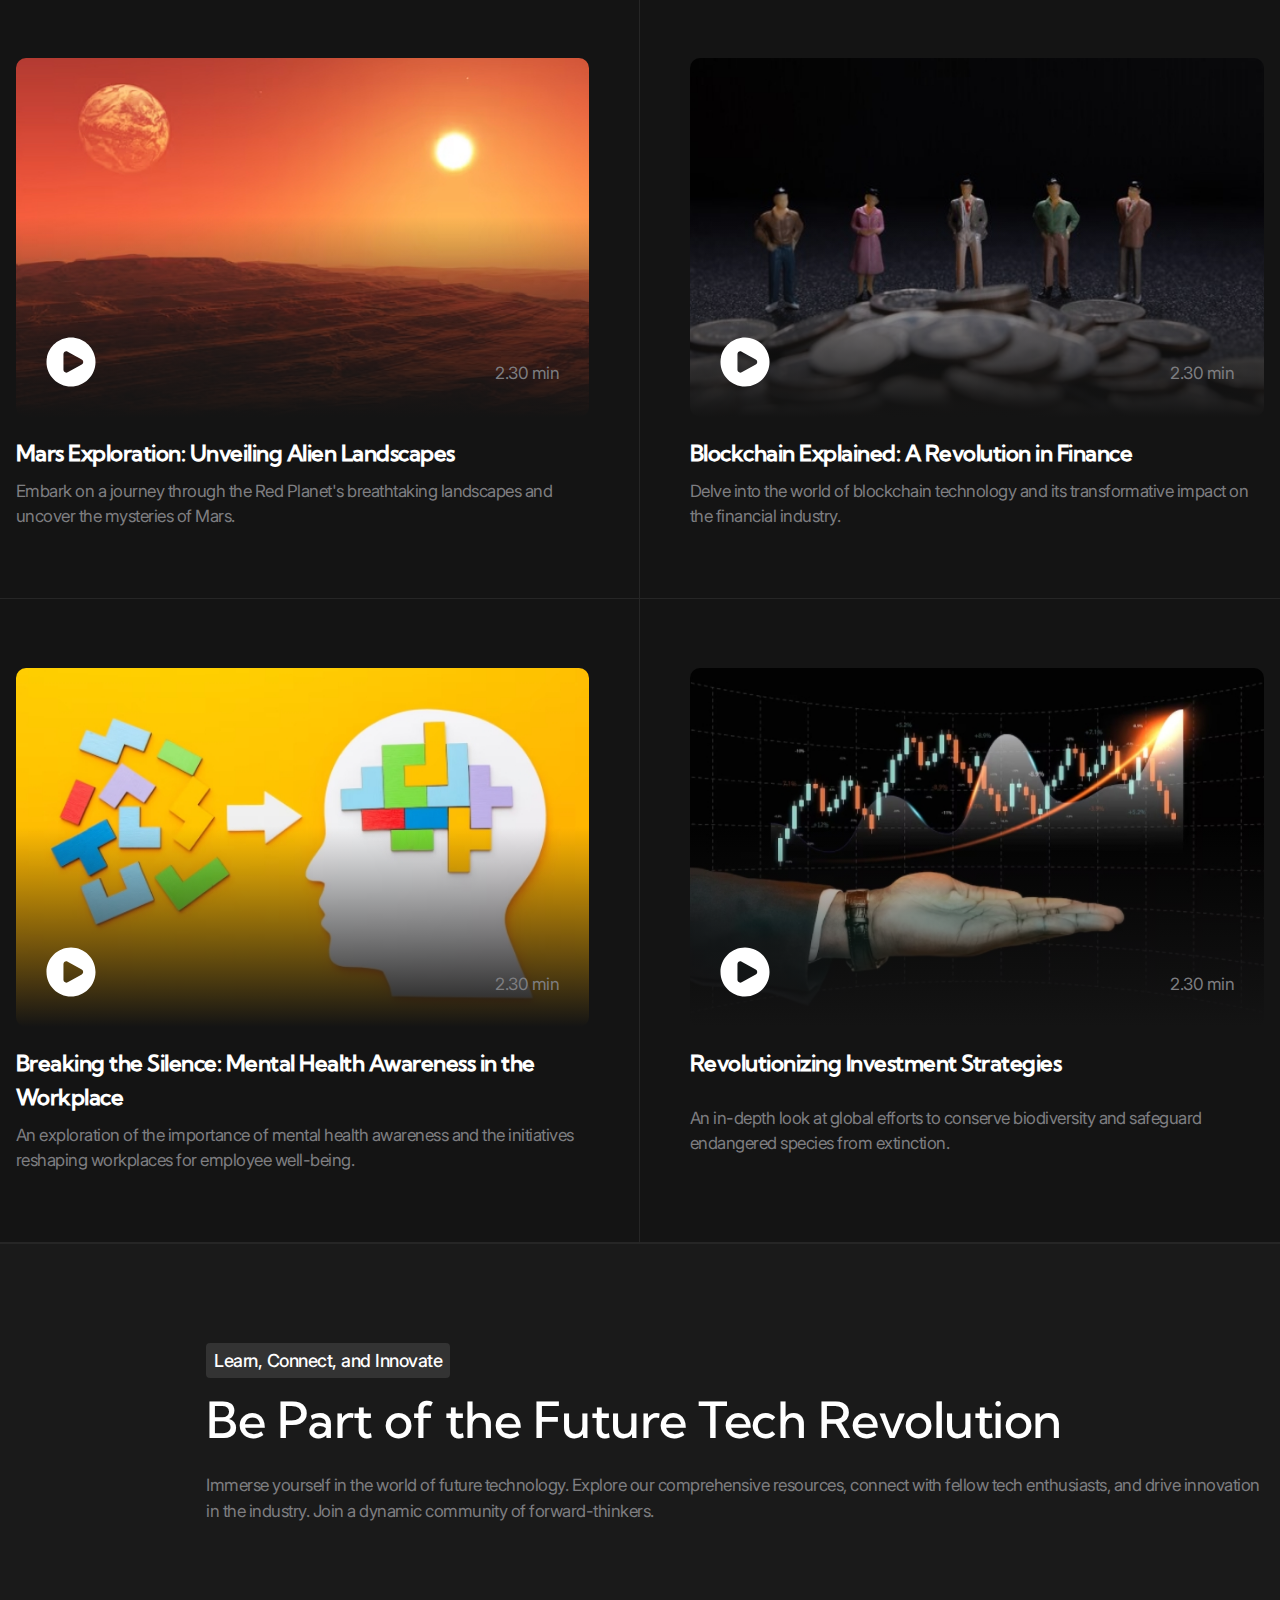
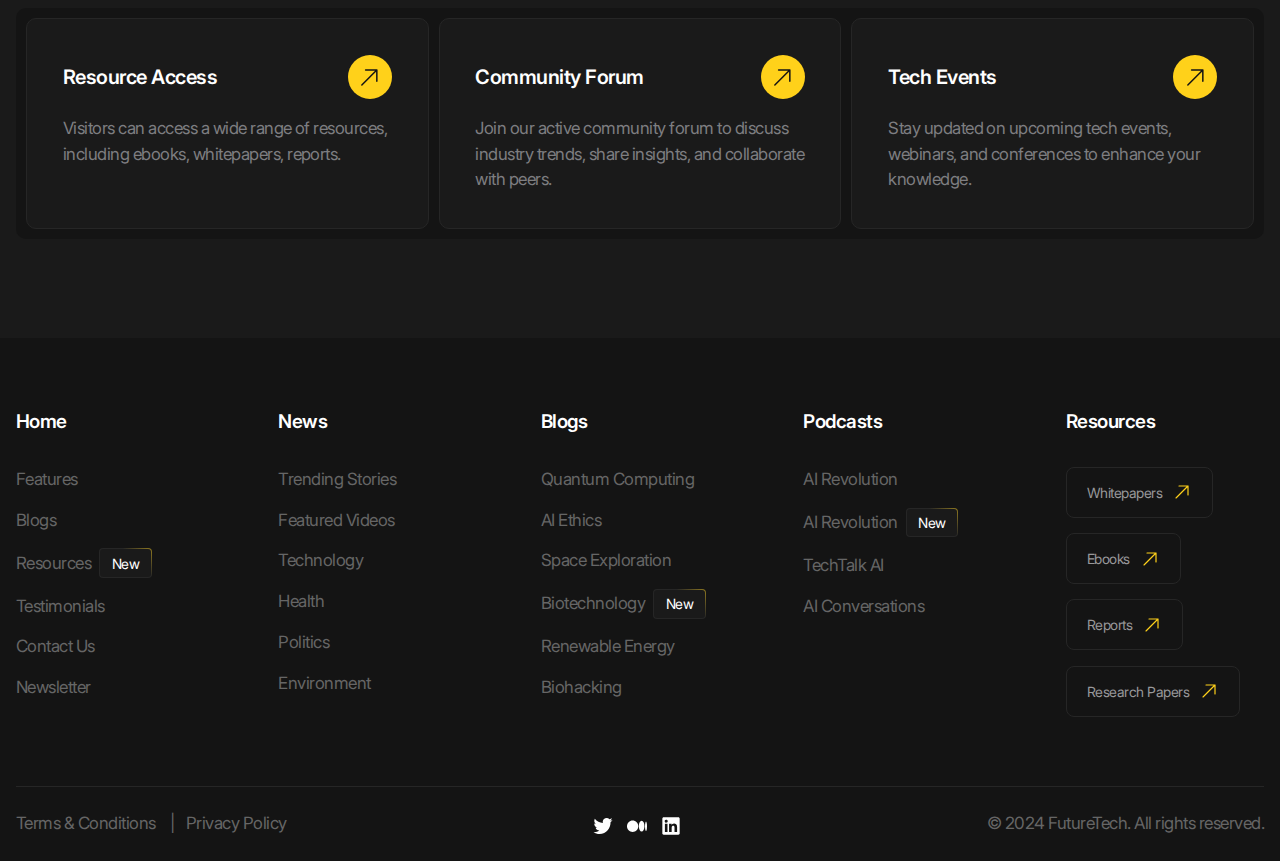
<file: news.html>
<!DOCTYPE html>
<html lang="en">
  <head>
    <meta charset="UTF-8" />
    <meta
      name="viewport"
      content="width=device-width, user-scalable=no, initial-scale=1.0, maximum-scale=1.0, minimum-scale=1.0"
    />
    <meta http-equiv="X-UA-Compatible" content="ie=edge" />
    <title>Future tech | News</title>
    <link rel="stylesheet" href="./styles/main.css" />
    <script src="./scripts/main.js" type="module" defer></script>
  </head>
  <body>
    <header class="header" data-js-header>
      <div class="header__promo">
        <div class="header__promo-inner container">
          <a href="/" class="header__promo-link">
            <span class="icon icon--yellow-arrow">
              Subscribe to our Newsletter For New & latest Blogs and Resources
            </span>
          </a>
        </div>
      </div>
      <div class="header__body">
        <div class="header__body-inner container">
          <a href="/" class="header__logo logo" ria-label="Home" title="Home">
            <img src="./images/logo.svg" alt="" class="logo__image" width="179" height="50" />
          </a>
          <div class="header__overlay" data-js-header-overlay>
            <nav class="header__menu">
              <ul class="header__menu-list">
                <li class="header__menu-item">
                  <a href="./index.html" class="header__menu-link">Home</a>
                </li>
                <li class="header__menu-item">
                  <a href="./news.html" class="header__menu-link is-active">News</a>
                </li>
                <li class="header__menu-item">
                  <a href="./blog.html" class="header__menu-link">Blog</a>
                </li>
                <li class="header__menu-item">
                  <a href="./podcasts.html" class="header__menu-link">Podcasts</a>
                </li>
                <li class="header__menu-item">
                  <a href="./resources.html" class="header__menu-link">Resources</a>
                </li>
              </ul>
            </nav>
            <a href="./contacts.html" class="header__contact-us-link button button--accent">Contact Us</a>
          </div>
          <button
            class="header__burger-button burger-button visible-mobile"
            type="button"
            aria-label="Open menu"
            title="Open menu"
            data-js-header-burger-button
          >
            <span class="burger-button__line"></span>
            <span class="burger-button__line"></span>
            <span class="burger-button__line"></span>
          </button>
        </div>
      </div>
    </header>

    <main>
      <section class="hero-alt" aria-labelledby="news-title">
        <header class="hero-alt__header">
          <div class="hero-alt__header-inner container">
            <h1 class="hero-alt__title" id="news-title">
              Today's Headlines: Stay <span class="hero-alt__title-hidden-part">Informed</span>
            </h1>
            <p class="hero-alt__subtitle h1 hidden-mobile" aria-hidden="true">Informed</p>
            <p class="hero-alt__description">
              Explore the latest news from around the world. We bring you up-to-the-minute updates on the most
              significant events, trends, and stories. Discover the world through our news coverage.
            </p>
          </div>
        </header>
        <div class="hero-alt__body">
          <ul class="list">
            <li class="list__item">
              <article class="news-card container">
                <img
                  src="./images/news/1.jpg"
                  alt=""
                  class="news-card__image"
                  width="515"
                  height="427"
                  loading="lazy"
                />
                <div class="news-card__body">
                  <h2 class="news-card__title">Global Climate Summit Addresses Urgent Climate Action</h2>
                  <div class="news-card__description">
                    <p>
                      World leaders gathered at the Global Climate Summit to discuss urgent climate action, emissions
                      reductions, and renewable energy targets.
                    </p>
                  </div>
                </div>
                <div class="news-card__summary summary">
                  <dl class="summary__list">
                    <div class="summary__item">
                      <dt class="summary__key">Category</dt>
                      <dd class="summary__value">Environment</dd>
                    </div>
                    <div class="summary__item">
                      <dt class="summary__key">Publication Date</dt>
                      <dd class="summary__value">
                        <time datetime="2023-10-10">October 10, 2023</time>
                      </dd>
                    </div>
                    <div class="summary__item">
                      <dt class="summary__key">Author</dt>
                      <dd class="summary__value">Jane Smith</dd>
                    </div>
                  </dl>
                </div>
                <div class="news-card__controls">
                  <div class="news-card__actions actions">
                    <ul class="blog-actions__list">
                      <li class="blog-actions__item">
                        <button class="blog-actions__button" type="button" aria-label="Like" title="Like">
                          <span class="blog-actions__icon-wrapper">
                            <svg
                              width="24"
                              height="25"
                              viewBox="0 0 24 25"
                              fill="none"
                              xmlns="http://www.w3.org/2000/svg"
                            >
                              <path
                                d="M11.645 21.4107L11.6384 21.4071L11.6158 21.3949C11.5965 21.3844 11.5689 21.3693 11.5336 21.3496C11.4629 21.3101 11.3612 21.2524 11.233 21.1769C10.9765 21.0261 10.6132 20.8039 10.1785 20.515C9.31074 19.9381 8.15122 19.0901 6.9886 18.0063C4.68781 15.8615 2.25 12.6751 2.25 8.75C2.25 5.82194 4.7136 3.5 7.6875 3.5C9.43638 3.5 11.0023 4.29909 12 5.5516C12.9977 4.29909 14.5636 3.5 16.3125 3.5C19.2864 3.5 21.75 5.82194 21.75 8.75C21.75 12.6751 19.3122 15.8615 17.0114 18.0063C15.8488 19.0901 14.6893 19.9381 13.8215 20.515C13.3868 20.8039 13.0235 21.0261 12.767 21.1769C12.6388 21.2524 12.5371 21.3101 12.4664 21.3496C12.4311 21.3693 12.4035 21.3844 12.3842 21.3949L12.3616 21.4071L12.355 21.4107L12.3523 21.4121C12.1323 21.5289 11.8677 21.5289 11.6477 21.4121L11.645 21.4107Z"
                                stroke="#666666"
                                stroke-width="1.5"
                                stroke-linejoin="round"
                              />
                            </svg>
                          </span>
                          <span>14k</span>
                        </button>
                      </li>
                      <li class="blog-actions__item">
                        <button class="blog-actions__button" type="button" aria-label="Share" title="Share">
                          <span class="blog-actions__icon-wrapper">
                            <svg
                              width="24"
                              height="25"
                              viewBox="0 0 24 25"
                              fill="none"
                              xmlns="http://www.w3.org/2000/svg"
                            >
                              <path
                                d="M10.0384 14.4616L4.1719 11.7951C3.36454 11.4281 3.39898 10.2697 4.22673 9.95134L18.8999 4.30781C19.7087 3.99675 20.5033 4.79139 20.1922 5.60013L14.5487 20.2733C14.2303 21.1011 13.072 21.1355 12.705 20.3281L10.0384 14.4616ZM10.0384 14.4616L14.4231 10.077"
                                stroke="#666666"
                                stroke-width="1.5"
                                stroke-linecap="round"
                                stroke-linejoin="round"
                              />
                            </svg>
                          </span>
                          <span>204</span>
                        </button>
                      </li>
                    </ul>
                  </div>
                  <a href="/" class="news-card__link button">Read More</a>
                </div>
              </article>
            </li>
            <li class="list__item">
              <div class="news container">
                <ul class="news__list">
                  <li class="news__item">
                    <article class="news-card">
                      <img
                        src="./images/news/2.jpg"
                        alt=""
                        class="news-card__image"
                        width="512"
                        height="222"
                        loading="lazy"
                      />
                      <div class="news-card__body">
                        <h2 class="news-card__title h6">A Decisive Victory for Progressive Policies</h2>
                        <div class="news-card__description">
                          <p>Politics</p>
                        </div>
                      </div>
                      <div class="news-card__controls">
                        <div class="news-card__actions actions">
                          <ul class="blog-actions__list">
                            <li class="blog-actions__item">
                              <button class="blog-actions__button" type="button" aria-label="Like" title="Like">
                                <span class="blog-actions__icon-wrapper">
                                  <svg
                                    width="24"
                                    height="25"
                                    viewBox="0 0 24 25"
                                    fill="none"
                                    xmlns="http://www.w3.org/2000/svg"
                                  >
                                    <path
                                      d="M11.645 21.4107L11.6384 21.4071L11.6158 21.3949C11.5965 21.3844 11.5689 21.3693 11.5336 21.3496C11.4629 21.3101 11.3612 21.2524 11.233 21.1769C10.9765 21.0261 10.6132 20.8039 10.1785 20.515C9.31074 19.9381 8.15122 19.0901 6.9886 18.0063C4.68781 15.8615 2.25 12.6751 2.25 8.75C2.25 5.82194 4.7136 3.5 7.6875 3.5C9.43638 3.5 11.0023 4.29909 12 5.5516C12.9977 4.29909 14.5636 3.5 16.3125 3.5C19.2864 3.5 21.75 5.82194 21.75 8.75C21.75 12.6751 19.3122 15.8615 17.0114 18.0063C15.8488 19.0901 14.6893 19.9381 13.8215 20.515C13.3868 20.8039 13.0235 21.0261 12.767 21.1769C12.6388 21.2524 12.5371 21.3101 12.4664 21.3496C12.4311 21.3693 12.4035 21.3844 12.3842 21.3949L12.3616 21.4071L12.355 21.4107L12.3523 21.4121C12.1323 21.5289 11.8677 21.5289 11.6477 21.4121L11.645 21.4107Z"
                                      stroke="#666666"
                                      stroke-width="1.5"
                                      stroke-linejoin="round"
                                    />
                                  </svg>
                                </span>
                                <span>2.2k</span>
                              </button>
                            </li>
                            <li class="blog-actions__item">
                              <button class="blog-actions__button" type="button" aria-label="Share" title="Share">
                                <span class="blog-actions__icon-wrapper">
                                  <svg
                                    width="24"
                                    height="25"
                                    viewBox="0 0 24 25"
                                    fill="none"
                                    xmlns="http://www.w3.org/2000/svg"
                                  >
                                    <path
                                      d="M10.0384 14.4616L4.1719 11.7951C3.36454 11.4281 3.39898 10.2697 4.22673 9.95134L18.8999 4.30781C19.7087 3.99675 20.5033 4.79139 20.1922 5.60013L14.5487 20.2733C14.2303 21.1011 13.072 21.1355 12.705 20.3281L10.0384 14.4616ZM10.0384 14.4616L14.4231 10.077"
                                      stroke="#666666"
                                      stroke-width="1.5"
                                      stroke-linecap="round"
                                      stroke-linejoin="round"
                                    />
                                  </svg>
                                </span>
                                <span>60</span>
                              </button>
                            </li>
                          </ul>
                        </div>
                        <a href="/" class="news-card__link button">
                          <span class="icon icon--yellow-arrow">Read More</span>
                        </a>
                      </div>
                    </article>
                  </li>
                  <li class="news__item">
                    <article class="news-card">
                      <img
                        src="./images/news/3.jpg"
                        alt=""
                        class="news-card__image"
                        width="512"
                        height="222"
                        loading="lazy"
                      />
                      <div class="news-card__body">
                        <h2 class="news-card__title h6">Tech Giants Unveil Cutting-Edge AI Innovations</h2>
                        <div class="news-card__description">
                          <p>Technology</p>
                        </div>
                      </div>
                      <div class="news-card__controls">
                        <div class="news-card__actions actions">
                          <ul class="blog-actions__list">
                            <li class="blog-actions__item">
                              <button class="blog-actions__button" type="button" aria-label="Like" title="Like">
                                <span class="blog-actions__icon-wrapper">
                                  <svg
                                    width="24"
                                    height="25"
                                    viewBox="0 0 24 25"
                                    fill="none"
                                    xmlns="http://www.w3.org/2000/svg"
                                  >
                                    <path
                                      d="M11.645 21.4107L11.6384 21.4071L11.6158 21.3949C11.5965 21.3844 11.5689 21.3693 11.5336 21.3496C11.4629 21.3101 11.3612 21.2524 11.233 21.1769C10.9765 21.0261 10.6132 20.8039 10.1785 20.515C9.31074 19.9381 8.15122 19.0901 6.9886 18.0063C4.68781 15.8615 2.25 12.6751 2.25 8.75C2.25 5.82194 4.7136 3.5 7.6875 3.5C9.43638 3.5 11.0023 4.29909 12 5.5516C12.9977 4.29909 14.5636 3.5 16.3125 3.5C19.2864 3.5 21.75 5.82194 21.75 8.75C21.75 12.6751 19.3122 15.8615 17.0114 18.0063C15.8488 19.0901 14.6893 19.9381 13.8215 20.515C13.3868 20.8039 13.0235 21.0261 12.767 21.1769C12.6388 21.2524 12.5371 21.3101 12.4664 21.3496C12.4311 21.3693 12.4035 21.3844 12.3842 21.3949L12.3616 21.4071L12.355 21.4107L12.3523 21.4121C12.1323 21.5289 11.8677 21.5289 11.6477 21.4121L11.645 21.4107Z"
                                      stroke="#666666"
                                      stroke-width="1.5"
                                      stroke-linejoin="round"
                                    />
                                  </svg>
                                </span>
                                <span>6k</span>
                              </button>
                            </li>
                            <li class="blog-actions__item">
                              <button class="blog-actions__button" type="button" aria-label="Share" title="Share">
                                <span class="blog-actions__icon-wrapper">
                                  <svg
                                    width="24"
                                    height="25"
                                    viewBox="0 0 24 25"
                                    fill="none"
                                    xmlns="http://www.w3.org/2000/svg"
                                  >
                                    <path
                                      d="M10.0384 14.4616L4.1719 11.7951C3.36454 11.4281 3.39898 10.2697 4.22673 9.95134L18.8999 4.30781C19.7087 3.99675 20.5033 4.79139 20.1922 5.60013L14.5487 20.2733C14.2303 21.1011 13.072 21.1355 12.705 20.3281L10.0384 14.4616ZM10.0384 14.4616L14.4231 10.077"
                                      stroke="#666666"
                                      stroke-width="1.5"
                                      stroke-linecap="round"
                                      stroke-linejoin="round"
                                    />
                                  </svg>
                                </span>
                                <span>92</span>
                              </button>
                            </li>
                          </ul>
                        </div>
                        <a href="/" class="news-card__link button">
                          <span class="icon icon--yellow-arrow">Read More</span>
                        </a>
                      </div>
                    </article>
                  </li>
                  <li class="news__item">
                    <article class="news-card">
                      <img
                        src="./images/news/4.jpg"
                        alt=""
                        class="news-card__image"
                        width="512"
                        height="222"
                        loading="lazy"
                      />
                      <div class="news-card__body">
                        <h2 class="news-card__title h6">COVID-19 Variants</h2>
                        <div class="news-card__description">
                          <p>Health</p>
                        </div>
                      </div>
                      <div class="news-card__controls">
                        <div class="news-card__actions actions">
                          <ul class="blog-actions__list">
                            <li class="blog-actions__item">
                              <button class="blog-actions__button" type="button" aria-label="Like" title="Like">
                                <span class="blog-actions__icon-wrapper">
                                  <svg
                                    width="24"
                                    height="25"
                                    viewBox="0 0 24 25"
                                    fill="none"
                                    xmlns="http://www.w3.org/2000/svg"
                                  >
                                    <path
                                      d="M11.645 21.4107L11.6384 21.4071L11.6158 21.3949C11.5965 21.3844 11.5689 21.3693 11.5336 21.3496C11.4629 21.3101 11.3612 21.2524 11.233 21.1769C10.9765 21.0261 10.6132 20.8039 10.1785 20.515C9.31074 19.9381 8.15122 19.0901 6.9886 18.0063C4.68781 15.8615 2.25 12.6751 2.25 8.75C2.25 5.82194 4.7136 3.5 7.6875 3.5C9.43638 3.5 11.0023 4.29909 12 5.5516C12.9977 4.29909 14.5636 3.5 16.3125 3.5C19.2864 3.5 21.75 5.82194 21.75 8.75C21.75 12.6751 19.3122 15.8615 17.0114 18.0063C15.8488 19.0901 14.6893 19.9381 13.8215 20.515C13.3868 20.8039 13.0235 21.0261 12.767 21.1769C12.6388 21.2524 12.5371 21.3101 12.4664 21.3496C12.4311 21.3693 12.4035 21.3844 12.3842 21.3949L12.3616 21.4071L12.355 21.4107L12.3523 21.4121C12.1323 21.5289 11.8677 21.5289 11.6477 21.4121L11.645 21.4107Z"
                                      stroke="#666666"
                                      stroke-width="1.5"
                                      stroke-linejoin="round"
                                    />
                                  </svg>
                                </span>
                                <span>10k</span>
                              </button>
                            </li>
                            <li class="blog-actions__item">
                              <button class="blog-actions__button" type="button" aria-label="Share" title="Share">
                                <span class="blog-actions__icon-wrapper">
                                  <svg
                                    width="24"
                                    height="25"
                                    viewBox="0 0 24 25"
                                    fill="none"
                                    xmlns="http://www.w3.org/2000/svg"
                                  >
                                    <path
                                      d="M10.0384 14.4616L4.1719 11.7951C3.36454 11.4281 3.39898 10.2697 4.22673 9.95134L18.8999 4.30781C19.7087 3.99675 20.5033 4.79139 20.1922 5.60013L14.5487 20.2733C14.2303 21.1011 13.072 21.1355 12.705 20.3281L10.0384 14.4616ZM10.0384 14.4616L14.4231 10.077"
                                      stroke="#666666"
                                      stroke-width="1.5"
                                      stroke-linecap="round"
                                      stroke-linejoin="round"
                                    />
                                  </svg>
                                </span>
                                <span>124</span>
                              </button>
                            </li>
                          </ul>
                        </div>
                        <a href="/" class="news-card__link button">
                          <span class="icon icon--yellow-arrow">Read More</span>
                        </a>
                      </div>
                    </article>
                  </li>
                </ul>
              </div>
            </li>
          </ul>
        </div>
      </section>

      <section class="section" aria-labelledby="news-tabs-title">
        <header class="section__header">
          <div class="section__header-inner container">
            <div class="section__header-info">
              <p class="section__subtitle tag">Welcome to Our News Hub</p>
              <h2 class="section__title" id="news-tabs-title">Discover the World of Headlines</h2>
            </div>
            <div class="section__actions">
              <a href="./news.html" class="section__link button">
                <span class="icon icon--yellow-arrow">View All News</span>
              </a>
            </div>
          </div>
        </header>
        <div class="section__body tabs" data-js-tabs>
          <h3 class="visually-hidden" id="blog-category-title"></h3>
          <header class="tabs__header">
            <div class="tabs__buttons container" role="tablist" aria-labelledby="blog-category-title">
              <button
                class="tabs__button is-active"
                type="button"
                id="tab-1"
                role="tab"
                aria-controls="tabpanel-1"
                aria-selected="true"
                data-js-tabs-button
              >
                All
              </button>
              <button
                class="tabs__button"
                type="button"
                id="tab-2"
                role="tab"
                aria-controls="tabpanel-2"
                aria-selected="false"
                data-js-tabs-button
                tabindex="-1"
              >
                Technology
              </button>
              <button
                class="tabs__button"
                type="button"
                id="tab-3"
                role="tab"
                aria-controls="tabpanel-3"
                aria-selected="false"
                data-js-tabs-button
                tabindex="-1"
              >
                Politics
              </button>
              <button
                class="tabs__button"
                type="button"
                id="tab-4"
                role="tab"
                aria-controls="tabpanel-4"
                aria-selected="false"
                data-js-tabs-button
                tabindex="-1"
              >
                Health
              </button>
              <button
                class="tabs__button"
                type="button"
                id="tab-5"
                role="tab"
                aria-controls="tabpanel-5"
                aria-selected="false"
                data-js-tabs-button
                tabindex="-1"
              >
                Environment
              </button>
              <button
                class="tabs__button"
                type="button"
                id="tab-6"
                role="tab"
                aria-controls="tabpanel-6"
                aria-selected="false"
                data-js-tabs-button
                tabindex="-1"
              >
                Sports
              </button>
            </div>
          </header>
          <div class="tabs__body">
            <div
              class="tabs__content is-active"
              id="tabpanel-1"
              aria-labelledby="tab-1"
              tabindex="0"
              data-js-tabs-content
            >
              <ul class="list">
                <li class="list__item">
                  <article class="blog-card container">
                    <div class="blog-card__author person-card">
                      <img src="./images/blog/1.png" alt="" class="person-card__image" width="80" height=80"
                      loading="lazy">
                      <div class="person-card__body">
                        <p class="person-card__name">John Techson</p>
                        <p class="person-card__department">Quantum Computing</p>
                      </div>
                    </div>
                    <div class="blog-card__body">
                      <time datetime="2023-10-15" class="blog-card__date h6">October 15, 2023</time>
                      <div class="blog-card__info">
                        <h4 class="blog-card__title">The Quantum Leap in Computing</h4>
                        <div class="blog-card__description">
                          <p>
                            Explore the revolution in quantum computing, its applications, and its potential impact on
                            various industries.
                          </p>
                        </div>
                      </div>
                      <div class="blog-card__actions blog-actions">
                        <ul class="blog-actions__list">
                          <li class="blog-actions__item">
                            <button
                              class="blog-actions__button is-active"
                              type="button"
                              aria-label="Dislike"
                              title="Dislike"
                            >
                              <span class="blog-actions__icon-wrapper">
                                <svg
                                  width="24"
                                  height="25"
                                  viewBox="0 0 24 25"
                                  fill="none"
                                  xmlns="http://www.w3.org/2000/svg"
                                >
                                  <path
                                    d="M11.645 21.4107L11.6384 21.4071L11.6158 21.3949C11.5965 21.3844 11.5689 21.3693 11.5336 21.3496C11.4629 21.3101 11.3612 21.2524 11.233 21.1769C10.9765 21.0261 10.6132 20.8039 10.1785 20.515C9.31074 19.9381 8.15122 19.0901 6.9886 18.0063C4.68781 15.8615 2.25 12.6751 2.25 8.75C2.25 5.82194 4.7136 3.5 7.6875 3.5C9.43638 3.5 11.0023 4.29909 12 5.5516C12.9977 4.29909 14.5636 3.5 16.3125 3.5C19.2864 3.5 21.75 5.82194 21.75 8.75C21.75 12.6751 19.3122 15.8615 17.0114 18.0063C15.8488 19.0901 14.6893 19.9381 13.8215 20.515C13.3868 20.8039 13.0235 21.0261 12.767 21.1769C12.6388 21.2524 12.5371 21.3101 12.4664 21.3496C12.4311 21.3693 12.4035 21.3844 12.3842 21.3949L12.3616 21.4071L12.355 21.4107L12.3523 21.4121C12.1323 21.5289 11.8677 21.5289 11.6477 21.4121L11.645 21.4107Z"
                                    stroke="#666666"
                                    stroke-width="1.5"
                                    stroke-linejoin="round"
                                  />
                                </svg>
                              </span>
                              <span>24.5k</span>
                            </button>
                          </li>
                          <li class="blog-actions__item">
                            <button class="blog-actions__button" type="button" aria-label="Discuss" title="Discuss">
                              <span class="blog-actions__icon-wrapper">
                                <svg
                                  width="24"
                                  height="25"
                                  viewBox="0 0 24 25"
                                  fill="none"
                                  xmlns="http://www.w3.org/2000/svg"
                                >
                                  <path
                                    d="M8.48581 19.6888C9.54657 20.2083 10.7392 20.5 12 20.5C16.4183 20.5 20 16.9183 20 12.5C20 8.08172 16.4183 4.5 12 4.5C7.58172 4.5 4 8.08172 4 12.5C4 14.1401 4.49356 15.665 5.34026 16.9341M8.48581 19.6888L4 20.5L5.34026 16.9341M8.48581 19.6888L8.49231 19.6877M5.34026 16.9341L5.34154 16.9308"
                                    stroke="#666666"
                                    stroke-width="1.5"
                                    stroke-linecap="round"
                                    stroke-linejoin="round"
                                  />
                                </svg>
                              </span>
                              <span>50</span>
                            </button>
                          </li>
                          <li class="blog-actions__item">
                            <button class="blog-actions__button" type="button" aria-label="Share" title="Share">
                              <span class="blog-actions__icon-wrapper">
                                <svg
                                  width="24"
                                  height="25"
                                  viewBox="0 0 24 25"
                                  fill="none"
                                  xmlns="http://www.w3.org/2000/svg"
                                >
                                  <path
                                    d="M10.0384 14.4616L4.1719 11.7951C3.36454 11.4281 3.39898 10.2697 4.22673 9.95134L18.8999 4.30781C19.7087 3.99675 20.5033 4.79139 20.1922 5.60013L14.5487 20.2733C14.2303 21.1011 13.072 21.1355 12.705 20.3281L10.0384 14.4616ZM10.0384 14.4616L14.4231 10.077"
                                    stroke="#666666"
                                    stroke-width="1.5"
                                    stroke-linecap="round"
                                    stroke-linejoin="round"
                                  />
                                </svg>
                              </span>
                              <span>20</span>
                            </button>
                          </li>
                        </ul>
                      </div>
                    </div>
                    <a href="/" class="blog-card__link button">
                      <span class="icon icon--yellow-arrow">Read More</span>
                    </a>
                  </article>
                </li>
                <li class="list__item">
                  <article class="blog-card container">
                    <div class="blog-card__author person-card">
                      <img src="./images/blog/2.png" alt="" class="person-card__image" width="80" height=80"
                      loading="lazy">
                      <div class="person-card__body">
                        <p class="person-card__name">Sarah Ethicist</p>
                        <p class="person-card__department">AI Ethics</p>
                      </div>
                    </div>
                    <div class="blog-card__body">
                      <time datetime="2023-11-5" class="blog-card__date h6">November 5, 2023</time>
                      <div class="blog-card__info">
                        <h4 class="blog-card__title">The Ethical Dilemmas of AI</h4>
                        <div class="blog-card__description">
                          <p>
                            A deep dive into ethical challenges posed by AI, including bias, privacy, and transparency.
                          </p>
                        </div>
                      </div>
                      <div class="blog-card__actions blog-actions">
                        <ul class="blog-actions__list">
                          <li class="blog-actions__item">
                            <button class="blog-actions__button" type="button" aria-label="Dislike" title="Dislike">
                              <span class="blog-actions__icon-wrapper">
                                <svg
                                  width="24"
                                  height="25"
                                  viewBox="0 0 24 25"
                                  fill="none"
                                  xmlns="http://www.w3.org/2000/svg"
                                >
                                  <path
                                    d="M11.645 21.4107L11.6384 21.4071L11.6158 21.3949C11.5965 21.3844 11.5689 21.3693 11.5336 21.3496C11.4629 21.3101 11.3612 21.2524 11.233 21.1769C10.9765 21.0261 10.6132 20.8039 10.1785 20.515C9.31074 19.9381 8.15122 19.0901 6.9886 18.0063C4.68781 15.8615 2.25 12.6751 2.25 8.75C2.25 5.82194 4.7136 3.5 7.6875 3.5C9.43638 3.5 11.0023 4.29909 12 5.5516C12.9977 4.29909 14.5636 3.5 16.3125 3.5C19.2864 3.5 21.75 5.82194 21.75 8.75C21.75 12.6751 19.3122 15.8615 17.0114 18.0063C15.8488 19.0901 14.6893 19.9381 13.8215 20.515C13.3868 20.8039 13.0235 21.0261 12.767 21.1769C12.6388 21.2524 12.5371 21.3101 12.4664 21.3496C12.4311 21.3693 12.4035 21.3844 12.3842 21.3949L12.3616 21.4071L12.355 21.4107L12.3523 21.4121C12.1323 21.5289 11.8677 21.5289 11.6477 21.4121L11.645 21.4107Z"
                                    stroke="#666666"
                                    stroke-width="1.5"
                                    stroke-linejoin="round"
                                  />
                                </svg>
                              </span>
                              <span>32k</span>
                            </button>
                          </li>
                          <li class="blog-actions__item">
                            <button class="blog-actions__button" type="button" aria-label="Discuss" title="Discuss">
                              <span class="blog-actions__icon-wrapper">
                                <svg
                                  width="24"
                                  height="25"
                                  viewBox="0 0 24 25"
                                  fill="none"
                                  xmlns="http://www.w3.org/2000/svg"
                                >
                                  <path
                                    d="M8.48581 19.6888C9.54657 20.2083 10.7392 20.5 12 20.5C16.4183 20.5 20 16.9183 20 12.5C20 8.08172 16.4183 4.5 12 4.5C7.58172 4.5 4 8.08172 4 12.5C4 14.1401 4.49356 15.665 5.34026 16.9341M8.48581 19.6888L4 20.5L5.34026 16.9341M8.48581 19.6888L8.49231 19.6877M5.34026 16.9341L5.34154 16.9308"
                                    stroke="#666666"
                                    stroke-width="1.5"
                                    stroke-linecap="round"
                                    stroke-linejoin="round"
                                  />
                                </svg>
                              </span>
                              <span>72</span>
                            </button>
                          </li>
                          <li class="blog-actions__item">
                            <button class="blog-actions__button" type="button" aria-label="Share" title="Share">
                              <span class="blog-actions__icon-wrapper">
                                <svg
                                  width="24"
                                  height="25"
                                  viewBox="0 0 24 25"
                                  fill="none"
                                  xmlns="http://www.w3.org/2000/svg"
                                >
                                  <path
                                    d="M10.0384 14.4616L4.1719 11.7951C3.36454 11.4281 3.39898 10.2697 4.22673 9.95134L18.8999 4.30781C19.7087 3.99675 20.5033 4.79139 20.1922 5.60013L14.5487 20.2733C14.2303 21.1011 13.072 21.1355 12.705 20.3281L10.0384 14.4616ZM10.0384 14.4616L14.4231 10.077"
                                    stroke="#666666"
                                    stroke-width="1.5"
                                    stroke-linecap="round"
                                    stroke-linejoin="round"
                                  />
                                </svg>
                              </span>
                              <span>18</span>
                            </button>
                          </li>
                        </ul>
                      </div>
                    </div>
                    <a href="/" class="blog-card__link button">
                      <span class="icon icon--yellow-arrow">Read More</span>
                    </a>
                  </article>
                </li>
                <li class="list__item">
                  <article class="blog-card container">
                    <div class="blog-card__author person-card">
                      <img src="./images/blog/3.png" alt="" class="person-card__image" width="80" height=80"
                      loading="lazy">
                      <div class="person-card__body">
                        <p class="person-card__name">Astronomer X</p>
                        <p class="person-card__department">Space Exploration</p>
                      </div>
                    </div>
                    <div class="blog-card__body">
                      <time datetime="2023-12-15" class="blog-card__date h6">December 10, 2023</time>
                      <div class="blog-card__info">
                        <h4 class="blog-card__title">The Mars Colonization Challenge</h4>
                        <div class="blog-card__description">
                          <p>Exploring the technical and logistical challenges of human colonization on Mars.</p>
                        </div>
                      </div>
                      <div class="blog-card__actions blog-actions">
                        <ul class="blog-actions__list">
                          <li class="blog-actions__item">
                            <button class="blog-actions__button" type="button" aria-label="Dislike" title="Dislike">
                              <span class="blog-actions__icon-wrapper">
                                <svg
                                  width="24"
                                  height="25"
                                  viewBox="0 0 24 25"
                                  fill="none"
                                  xmlns="http://www.w3.org/2000/svg"
                                >
                                  <path
                                    d="M11.645 21.4107L11.6384 21.4071L11.6158 21.3949C11.5965 21.3844 11.5689 21.3693 11.5336 21.3496C11.4629 21.3101 11.3612 21.2524 11.233 21.1769C10.9765 21.0261 10.6132 20.8039 10.1785 20.515C9.31074 19.9381 8.15122 19.0901 6.9886 18.0063C4.68781 15.8615 2.25 12.6751 2.25 8.75C2.25 5.82194 4.7136 3.5 7.6875 3.5C9.43638 3.5 11.0023 4.29909 12 5.5516C12.9977 4.29909 14.5636 3.5 16.3125 3.5C19.2864 3.5 21.75 5.82194 21.75 8.75C21.75 12.6751 19.3122 15.8615 17.0114 18.0063C15.8488 19.0901 14.6893 19.9381 13.8215 20.515C13.3868 20.8039 13.0235 21.0261 12.767 21.1769C12.6388 21.2524 12.5371 21.3101 12.4664 21.3496C12.4311 21.3693 12.4035 21.3844 12.3842 21.3949L12.3616 21.4071L12.355 21.4107L12.3523 21.4121C12.1323 21.5289 11.8677 21.5289 11.6477 21.4121L11.645 21.4107Z"
                                    stroke="#666666"
                                    stroke-width="1.5"
                                    stroke-linejoin="round"
                                  />
                                </svg>
                              </span>
                              <span>20k</span>
                            </button>
                          </li>
                          <li class="blog-actions__item">
                            <button class="blog-actions__button" type="button" aria-label="Discuss" title="Discuss">
                              <span class="blog-actions__icon-wrapper">
                                <svg
                                  width="24"
                                  height="25"
                                  viewBox="0 0 24 25"
                                  fill="none"
                                  xmlns="http://www.w3.org/2000/svg"
                                >
                                  <path
                                    d="M8.48581 19.6888C9.54657 20.2083 10.7392 20.5 12 20.5C16.4183 20.5 20 16.9183 20 12.5C20 8.08172 16.4183 4.5 12 4.5C7.58172 4.5 4 8.08172 4 12.5C4 14.1401 4.49356 15.665 5.34026 16.9341M8.48581 19.6888L4 20.5L5.34026 16.9341M8.48581 19.6888L8.49231 19.6877M5.34026 16.9341L5.34154 16.9308"
                                    stroke="#666666"
                                    stroke-width="1.5"
                                    stroke-linecap="round"
                                    stroke-linejoin="round"
                                  />
                                </svg>
                              </span>
                              <span>31</span>
                            </button>
                          </li>
                          <li class="blog-actions__item">
                            <button class="blog-actions__button" type="button" aria-label="Share" title="Share">
                              <span class="blog-actions__icon-wrapper">
                                <svg
                                  width="24"
                                  height="25"
                                  viewBox="0 0 24 25"
                                  fill="none"
                                  xmlns="http://www.w3.org/2000/svg"
                                >
                                  <path
                                    d="M10.0384 14.4616L4.1719 11.7951C3.36454 11.4281 3.39898 10.2697 4.22673 9.95134L18.8999 4.30781C19.7087 3.99675 20.5033 4.79139 20.1922 5.60013L14.5487 20.2733C14.2303 21.1011 13.072 21.1355 12.705 20.3281L10.0384 14.4616ZM10.0384 14.4616L14.4231 10.077"
                                    stroke="#666666"
                                    stroke-width="1.5"
                                    stroke-linecap="round"
                                    stroke-linejoin="round"
                                  />
                                </svg>
                              </span>
                              <span>12</span>
                            </button>
                          </li>
                        </ul>
                      </div>
                    </div>
                    <a href="/" class="blog-card__link button">
                      <span class="icon icon--yellow-arrow">Read More</span>
                    </a>
                  </article>
                </li>
              </ul>
            </div>
            <div class="tabs__content" id="tabpanel-2" aria-labelledby="tab-2" tabindex="0" data-js-tabs-content>
              Lorem ipsum dolor sit amet consectetur 2
            </div>
            <div class="tabs__content" id="tabpanel-3" aria-labelledby="tab-3" tabindex="0" data-js-tabs-content>
              Lorem ipsum dolor sit amet consectetur 3
            </div>
            <div class="tabs__content" id="tabpanel-4" aria-labelledby="tab-4" tabindex="0" data-js-tabs-content>
              Lorem ipsum dolor sit amet consectetur 4
            </div>
            <div class="tabs__content" id="tabpanel-5" aria-labelledby="tab-5" tabindex="0" data-js-tabs-content>
              Lorem ipsum dolor sit amet consectetur 5
            </div>
            <div class="tabs__content" id="tabpanel-6" aria-labelledby="tab-6" tabindex="0" data-js-tabs-content>
              Lorem ipsum dolor sit amet consectetur 6
            </div>
          </div>
        </div>
      </section>

      <section class="section" aria-labelledby="videos-title">
        <header class="section__header">
          <div class="section__header-inner container">
            <div class="section__header-info">
              <p class="section__subtitle tag">Featured Videos</p>
              <h2 class="section__title" id="videos-title">Visual Insights for the Modern Viewer</h2>
            </div>
            <div class="section__actions">
              <a href="/" class="section__link button">
                <span class="icon icon--yellow-arrow">View All</span>
              </a>
            </div>
          </div>
        </header>
        <div class="section__body">
          <ul class="bordered-grid bordered-grid--2-cols container">
            <li class="bordered-grid__item">
              <div class="video-card">
                <div class="video-card__player video-player" data-js-video-player>
                  <video
                    src="./videos/example.mp4"
                    class="video-player__video"
                    width="718"
                    height="412"
                    poster="./images/videos/poster-1.jpg"
                    data-js-video-player-video
                  ></video>
                  <div class="video-player__panel is-active" data-js-video-player-panel>
                    <button
                      class="video-player__play-button"
                      type="button"
                      aria-label="Play video"
                      title="Play video"
                      data-js-video-player-play-button
                    >
                      <svg width="58" height="58" viewBox="0 0 58 58" fill="none" xmlns="http://www.w3.org/2000/svg">
                        <path
                          fill-rule="evenodd"
                          clip-rule="evenodd"
                          d="M0.5625 29C0.5625 13.2944 13.2944 0.5625 29 0.5625C44.7056 0.5625 57.4375 13.2944 57.4375 29C57.4375 44.7056 44.7056 57.4375 29 57.4375C13.2944 57.4375 0.5625 44.7056 0.5625 29ZM41.4663 26.1318C43.7167 27.382 43.7167 30.6183 41.4663 31.8685L25.1248 40.9471C22.9377 42.1621 20.25 40.5807 20.25 38.0788V19.9215C20.25 17.4196 22.9377 15.8381 25.1248 17.0531L41.4663 26.1318Z"
                          fill="white"
                        />
                      </svg>
                    </button>
                    <div class="video-player__duration">2.30 min</div>
                  </div>
                </div>
                <div class="video-card__body">
                  <h3 class="video-card__title h5">Mars Exploration: Unveiling Alien Landscapes</h3>
                  <div class="video-card__description">
                    <p>
                      Embark on a journey through the Red Planet's breathtaking landscapes and uncover the mysteries of
                      Mars.
                    </p>
                  </div>
                </div>
              </div>
            </li>
            <li class="bordered-grid__item">
              <div class="video-card">
                <div class="video-card__player video-player" data-js-video-player>
                  <video
                    src="./videos/example.mp4"
                    class="video-player__video"
                    width="718"
                    height="412"
                    poster="./images/videos/poster-2.jpg"
                    data-js-video-player-video
                  ></video>
                  <div class="video-player__panel is-active" data-js-video-player-panel>
                    <button
                      class="video-player__play-button"
                      type="button"
                      aria-label="Play video"
                      title="Play video"
                      data-js-video-player-play-button
                    >
                      <svg width="58" height="58" viewBox="0 0 58 58" fill="none" xmlns="http://www.w3.org/2000/svg">
                        <path
                          fill-rule="evenodd"
                          clip-rule="evenodd"
                          d="M0.5625 29C0.5625 13.2944 13.2944 0.5625 29 0.5625C44.7056 0.5625 57.4375 13.2944 57.4375 29C57.4375 44.7056 44.7056 57.4375 29 57.4375C13.2944 57.4375 0.5625 44.7056 0.5625 29ZM41.4663 26.1318C43.7167 27.382 43.7167 30.6183 41.4663 31.8685L25.1248 40.9471C22.9377 42.1621 20.25 40.5807 20.25 38.0788V19.9215C20.25 17.4196 22.9377 15.8381 25.1248 17.0531L41.4663 26.1318Z"
                          fill="white"
                        />
                      </svg>
                    </button>
                    <div class="video-player__duration">2.30 min</div>
                  </div>
                </div>
                <div class="video-card__body">
                  <h3 class="video-card__title h5">Blockchain Explained: A Revolution in Finance</h3>
                  <div class="video-card__description">
                    <p>
                      Delve into the world of blockchain technology and its transformative impact on the financial
                      industry.
                    </p>
                  </div>
                </div>
              </div>
            </li>
            <li class="bordered-grid__item">
              <div class="video-card">
                <div class="video-card__player video-player" data-js-video-player>
                  <video
                    src="./videos/example.mp4"
                    class="video-player__video"
                    width="718"
                    height="412"
                    poster="./images/videos/poster-3.jpg"
                    data-js-video-player-video
                  ></video>
                  <div class="video-player__panel is-active" data-js-video-player-panel>
                    <button
                      class="video-player__play-button"
                      type="button"
                      aria-label="Play video"
                      title="Play video"
                      data-js-video-player-play-button
                    >
                      <svg width="58" height="58" viewBox="0 0 58 58" fill="none" xmlns="http://www.w3.org/2000/svg">
                        <path
                          fill-rule="evenodd"
                          clip-rule="evenodd"
                          d="M0.5625 29C0.5625 13.2944 13.2944 0.5625 29 0.5625C44.7056 0.5625 57.4375 13.2944 57.4375 29C57.4375 44.7056 44.7056 57.4375 29 57.4375C13.2944 57.4375 0.5625 44.7056 0.5625 29ZM41.4663 26.1318C43.7167 27.382 43.7167 30.6183 41.4663 31.8685L25.1248 40.9471C22.9377 42.1621 20.25 40.5807 20.25 38.0788V19.9215C20.25 17.4196 22.9377 15.8381 25.1248 17.0531L41.4663 26.1318Z"
                          fill="white"
                        />
                      </svg>
                    </button>
                    <div class="video-player__duration">2.30 min</div>
                  </div>
                </div>
                <div class="video-card__body">
                  <h3 class="video-card__title h5">Breaking the Silence: Mental Health Awareness in the Workplace</h3>
                  <div class="video-card__description">
                    <p>
                      An exploration of the importance of mental health awareness and the initiatives reshaping
                      workplaces for employee well-being.
                    </p>
                  </div>
                </div>
              </div>
            </li>
            <li class="bordered-grid__item">
              <div class="video-card">
                <div class="video-card__player video-player" data-js-video-player>
                  <video
                    src="./videos/example.mp4"
                    class="video-player__video"
                    width="718"
                    height="412"
                    poster="./images/videos/poster-4.jpg"
                    data-js-video-player-video
                  ></video>
                  <div class="video-player__panel is-active" data-js-video-player-panel>
                    <button
                      class="video-player__play-button"
                      type="button"
                      aria-label="Play video"
                      title="Play video"
                      data-js-video-player-play-button
                    >
                      <svg width="58" height="58" viewBox="0 0 58 58" fill="none" xmlns="http://www.w3.org/2000/svg">
                        <path
                          fill-rule="evenodd"
                          clip-rule="evenodd"
                          d="M0.5625 29C0.5625 13.2944 13.2944 0.5625 29 0.5625C44.7056 0.5625 57.4375 13.2944 57.4375 29C57.4375 44.7056 44.7056 57.4375 29 57.4375C13.2944 57.4375 0.5625 44.7056 0.5625 29ZM41.4663 26.1318C43.7167 27.382 43.7167 30.6183 41.4663 31.8685L25.1248 40.9471C22.9377 42.1621 20.25 40.5807 20.25 38.0788V19.9215C20.25 17.4196 22.9377 15.8381 25.1248 17.0531L41.4663 26.1318Z"
                          fill="white"
                        />
                      </svg>
                    </button>
                    <div class="video-player__duration">2.30 min</div>
                  </div>
                </div>
                <div class="video-card__body">
                  <h3 class="video-card__title h5">Revolutionizing Investment Strategies</h3>
                  <div class="video-card__description">
                    <p>
                      An in-depth look at global efforts to conserve biodiversity and safeguard endangered species from
                      extinction.
                    </p>
                  </div>
                </div>
              </div>
            </li>
          </ul>
        </div>
      </section>

      <section class="about" aria-labelledby="about-title">
        <div class="about__inner container">
          <header class="about__header">
            <img src="./images/about/icon.svg" alt="" class="about__icon" width="150" height="150" loading="lazy" />
            <div class="about__info">
              <p class="about__subtitle tag">Learn, Connect, and Innovate</p>
              <h2 class="about__title" id="about-title">Be Part of the Future Tech Revolution</h2>
            </div>
            <div class="about__description">
              <p>
                Immerse yourself in the world of future technology. Explore our comprehensive resources, connect with
                fellow tech enthusiasts, and drive innovation in the industry. Join a dynamic community of
                forward-thinkers.
              </p>
            </div>
          </header>
          <ul class="about__list">
            <li class="about__item">
              <a href="/" class="about-card tile">
                <h3 class="about-card__title circle-icon">Resource Access</h3>
                <div class="about-card__description">
                  <p>Visitors can access a wide range of resources, including ebooks, whitepapers, reports.</p>
                </div>
              </a>
            </li>
            <li class="about__item">
              <a href="/" class="about-card tile">
                <h3 class="about-card__title circle-icon">Community Forum</h3>
                <div class="about-card__description">
                  <p>
                    Join our active community forum to discuss industry trends, share insights, and collaborate with
                    peers.
                  </p>
                </div>
              </a>
            </li>
            <li class="about__item">
              <a href="/" class="about-card tile">
                <h3 class="about-card__title circle-icon">Tech Events</h3>
                <div class="about-card__description">
                  <p>Stay updated on upcoming tech events, webinars, and conferences to enhance your knowledge.</p>
                </div>
              </a>
            </li>
          </ul>
        </div>
      </section>
    </main>

    <footer class="footer">
      <div class="footer__inner container">
        <div class="footer__body">
          <nav class="footer__menu">
            <div class="footer__menu-column">
              <a href="" class="footer__menu-main-link h6">Home</a>
              <ul class="footer__menu-list">
                <li class="footer__menu-item">
                  <a href="/" class="footer__menu-link">Features</a>
                </li>
                <li class="footer__menu-item">
                  <a href="/" class="footer__menu-link">Blogs</a>
                </li>
                <li class="footer__menu-item">
                  <a href="/" class="footer__menu-link">Resources</a>
                  <span class="badge">New</span>
                </li>
                <li class="footer__menu-item">
                  <a href="/" class="footer__menu-link">Testimonials</a>
                </li>
                <li class="footer__menu-item">
                  <a href="/" class="footer__menu-link">Contact Us</a>
                </li>
                <li class="footer__menu-item">
                  <a href="/" class="footer__menu-link">Newsletter</a>
                </li>
              </ul>
            </div>
            <div class="footer__menu-column">
              <a href="" class="footer__menu-main-link h6">News</a>
              <ul class="footer__menu-list">
                <li class="footer__menu-item">
                  <a href="/" class="footer__menu-link">Trending Stories</a>
                </li>
                <li class="footer__menu-item">
                  <a href="/" class="footer__menu-link">Featured Videos</a>
                </li>
                <li class="footer__menu-item">
                  <a href="/" class="footer__menu-link">Technology</a>
                </li>
                <li class="footer__menu-item">
                  <a href="/" class="footer__menu-link">Health</a>
                </li>
                <li class="footer__menu-item">
                  <a href="/" class="footer__menu-link">Politics</a>
                </li>
                <li class="footer__menu-item">
                  <a href="/" class="footer__menu-link">Environment</a>
                </li>
              </ul>
            </div>
            <div class="footer__menu-column">
              <a href="" class="footer__menu-main-link h6">Blogs</a>
              <ul class="footer__menu-list">
                <li class="footer__menu-item">
                  <a href="/" class="footer__menu-link">Quantum Computing</a>
                </li>
                <li class="footer__menu-item">
                  <a href="/" class="footer__menu-link">AI Ethics</a>
                </li>
                <li class="footer__menu-item">
                  <a href="/" class="footer__menu-link">Space Exploration</a>
                </li>
                <li class="footer__menu-item">
                  <a href="/" class="footer__menu-link">Biotechnology</a>
                  <span class="badge">New</span>
                </li>
                <li class="footer__menu-item">
                  <a href="/" class="footer__menu-link">Renewable Energy</a>
                </li>
                <li class="footer__menu-item">
                  <a href="/" class="footer__menu-link">Biohacking</a>
                </li>
              </ul>
            </div>
            <div class="footer__menu-column">
              <a href="" class="footer__menu-main-link h6">Podcasts</a>
              <ul class="footer__menu-list">
                <li class="footer__menu-item">
                  <a href="/" class="footer__menu-link">AI Revolution</a>
                </li>
                <li class="footer__menu-item">
                  <a href="/" class="footer__menu-link">AI Revolution</a>
                  <span class="badge">New</span>
                </li>
                <li class="footer__menu-item">
                  <a href="/" class="footer__menu-link">TechTalk AI</a>
                </li>
                <li class="footer__menu-item">
                  <a href="/" class="footer__menu-link">AI Conversations</a>
                </li>
              </ul>
            </div>
            <div class="footer__menu-column">
              <a href="" class="footer__menu-main-link h6">Resources</a>
              <ul class="footer__menu-list">
                <li class="footer__menu-item">
                  <a href="/" class="footer__menu-link button">
                    <span class="icon icon--yellow-arrow">Whitepapers</span>
                  </a>
                </li>
                <li class="footer__menu-item">
                  <a href="/" class="footer__menu-link button">
                    <span class="icon icon--yellow-arrow">Ebooks</span>
                  </a>
                </li>
                <li class="footer__menu-item">
                  <a href="/" class="footer__menu-link button">
                    <span class="icon icon--yellow-arrow">Reports</span>
                  </a>
                </li>
                <li class="footer__menu-item">
                  <a href="/" class="footer__menu-link button">
                    <span class="icon icon--yellow-arrow">Research Papers</span>
                  </a>
                </li>
              </ul>
            </div>
          </nav>
        </div>
        <div class="footer__extra">
          <div class="footer__extra-menu">
            <ul class="footer__extra-menu-list">
              <li class="footer__extra-menu-item">
                <a href="/" class="footer__extra-menu-link">Terms & Conditions</a>
              </li>
              <li class="footer__extra-menu-item">
                <a href="/" class="footer__extra-menu-link">Privacy Policy</a>
              </li>
            </ul>
          </div>
          <div class="footer__soc1als soc1als">
            <ul class="soc1als__list">
              <li class="soc1als__item">
                <a href="/" class="soc1als__link" target="_blank" aria-label="Twitter" title="Twitter">
                  <svg width="24" height="24" viewBox="0 0 24 24" fill="none" xmlns="http://www.w3.org/2000/svg">
                    <path
                      d="M21.0571 7.18114C21.0664 7.39235 21.0664 7.59395 21.0664 7.80515C21.0756 14.2084 16.3712 21.6004 7.76793 21.6004C5.23048 21.6004 2.73933 20.842 0.600098 19.4212C0.970528 19.4692 1.34096 19.4884 1.71139 19.4884C3.81358 19.4884 5.86021 18.7588 7.51789 17.4052C5.51756 17.3668 3.75802 16.0132 3.14681 14.0356C3.85063 14.1796 4.57296 14.1508 5.25826 13.9492C3.08198 13.5076 1.51691 11.5204 1.50765 9.20675C1.50765 9.18755 1.50765 9.16835 1.50765 9.14915C2.15591 9.52355 2.88751 9.73475 3.62837 9.75395C1.58174 8.33315 0.942746 5.50114 2.18369 3.28353C4.5637 6.31714 8.06427 8.15075 11.8241 8.35235C11.4445 6.67234 11.9631 4.90594 13.1762 3.71553C15.0561 1.88193 18.0196 1.97793 19.7977 3.92673C20.8441 3.71553 21.8535 3.31233 22.7704 2.74593C22.4185 3.86913 21.6869 4.81954 20.7145 5.42434C21.6406 5.30914 22.5481 5.04994 23.4001 4.66594C22.7704 5.64514 21.9739 6.48994 21.0571 7.18114Z"
                      fill="white"
                    />
                  </svg>
                </a>
              </li>
              <li class="soc1als__item">
                <a href="/" class="soc1als__link" target="_blank" aria-label="Medium" title="Medium">
                  <svg width="24" height="24" viewBox="0 0 24 24" fill="none" xmlns="http://www.w3.org/2000/svg">
                    <path
                      d="M13.5374 12.2281C13.5374 15.9988 10.5069 19.0556 6.76883 19.0556C3.03073 19.0556 0 15.9981 0 12.2281C0 8.45806 3.0305 5.40039 6.76883 5.40039C10.5072 5.40039 13.5374 8.45737 13.5374 12.2281Z"
                      fill="white"
                    />
                    <path
                      d="M20.9627 12.2285C20.9627 15.7778 19.4474 18.6563 17.5783 18.6563C15.7091 18.6563 14.1938 15.7778 14.1938 12.2285C14.1938 8.67922 15.7089 5.80078 17.578 5.80078C19.4472 5.80078 20.9625 8.67829 20.9625 12.2285"
                      fill="white"
                    />
                    <path
                      d="M24 12.228C24 15.4073 23.4672 17.9862 22.8097 17.9862C22.1522 17.9862 21.6196 15.408 21.6196 12.228C21.6196 9.04797 22.1525 6.46973 22.8097 6.46973C23.467 6.46973 24 9.04774 24 12.228Z"
                      fill="white"
                    />
                  </svg>
                </a>
              </li>
              <li class="soc1als__item">
                <a href="/" class="soc1als__link" target="_blank" aria-label="LinkedIn" title="LinkedIn">
                  <svg width="24" height="24" viewBox="0 0 24 24" fill="none" xmlns="http://www.w3.org/2000/svg">
                    <path
                      d="M20.8647 1.59961H3.13554C2.72832 1.59961 2.33777 1.76138 2.04982 2.04933C1.76187 2.33728 1.6001 2.72783 1.6001 3.13505V20.8642C1.6001 21.2714 1.76187 21.6619 2.04982 21.9499C2.33777 22.2378 2.72832 22.3996 3.13554 22.3996H20.8647C21.2719 22.3996 21.6624 22.2378 21.9504 21.9499C22.2383 21.6619 22.4001 21.2714 22.4001 20.8642V3.13505C22.4001 2.72783 22.2383 2.33728 21.9504 2.04933C21.6624 1.76138 21.2719 1.59961 20.8647 1.59961ZM7.79965 19.3186H4.67243V9.38516H7.79965V19.3186ZM6.23388 8.00861C5.87915 8.00661 5.53296 7.89958 5.239 7.70102C4.94504 7.50246 4.71649 7.22127 4.58219 6.89294C4.44789 6.56461 4.41386 6.20386 4.48439 5.8562C4.55492 5.50855 4.72686 5.18958 4.9785 4.93955C5.23014 4.68952 5.5502 4.51964 5.8983 4.45134C6.2464 4.38304 6.60693 4.41939 6.93439 4.5558C7.26185 4.6922 7.54156 4.92255 7.73823 5.21778C7.9349 5.51301 8.03971 5.85988 8.03943 6.21461C8.04278 6.45211 7.99827 6.68784 7.90857 6.90777C7.81887 7.1277 7.68582 7.32732 7.51733 7.49473C7.34884 7.66215 7.14837 7.79392 6.92787 7.88221C6.70736 7.97049 6.47134 8.01348 6.23388 8.00861ZM19.3263 19.3273H16.2005V13.9005C16.2005 12.3001 15.5202 11.8061 14.642 11.8061C13.7147 11.8061 12.8047 12.5052 12.8047 13.9409V19.3273H9.67743V9.39239H12.6848V10.7689H12.7252C13.0271 10.1579 14.0844 9.11361 15.6979 9.11361C17.4428 9.11361 19.3278 10.1493 19.3278 13.1826L19.3263 19.3273Z"
                      fill="white"
                    />
                  </svg>
                </a>
              </li>
            </ul>
          </div>
          <p class="footer__copyright">© <time datetime="2024">2024</time> FutureTech. All rights reserved.</p>
        </div>
      </div>
    </footer>
  </body>
</html>
</file>
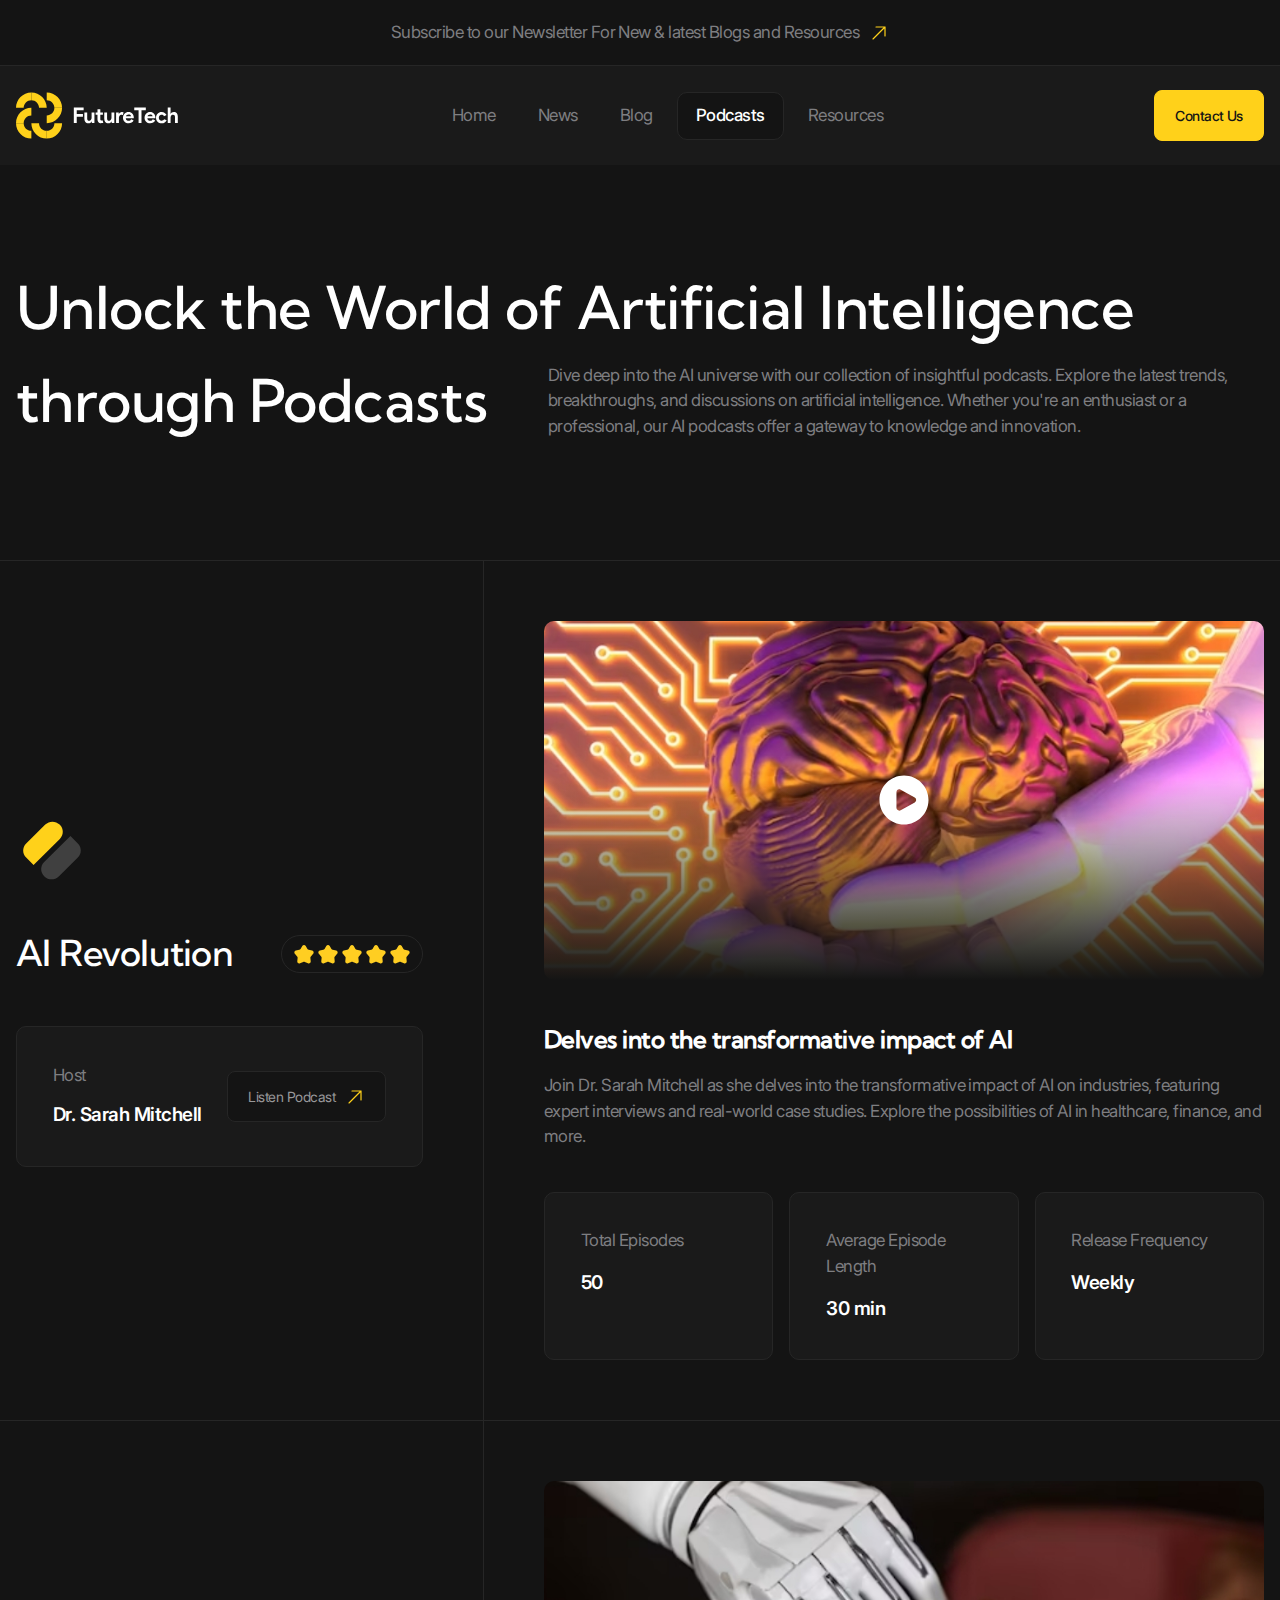
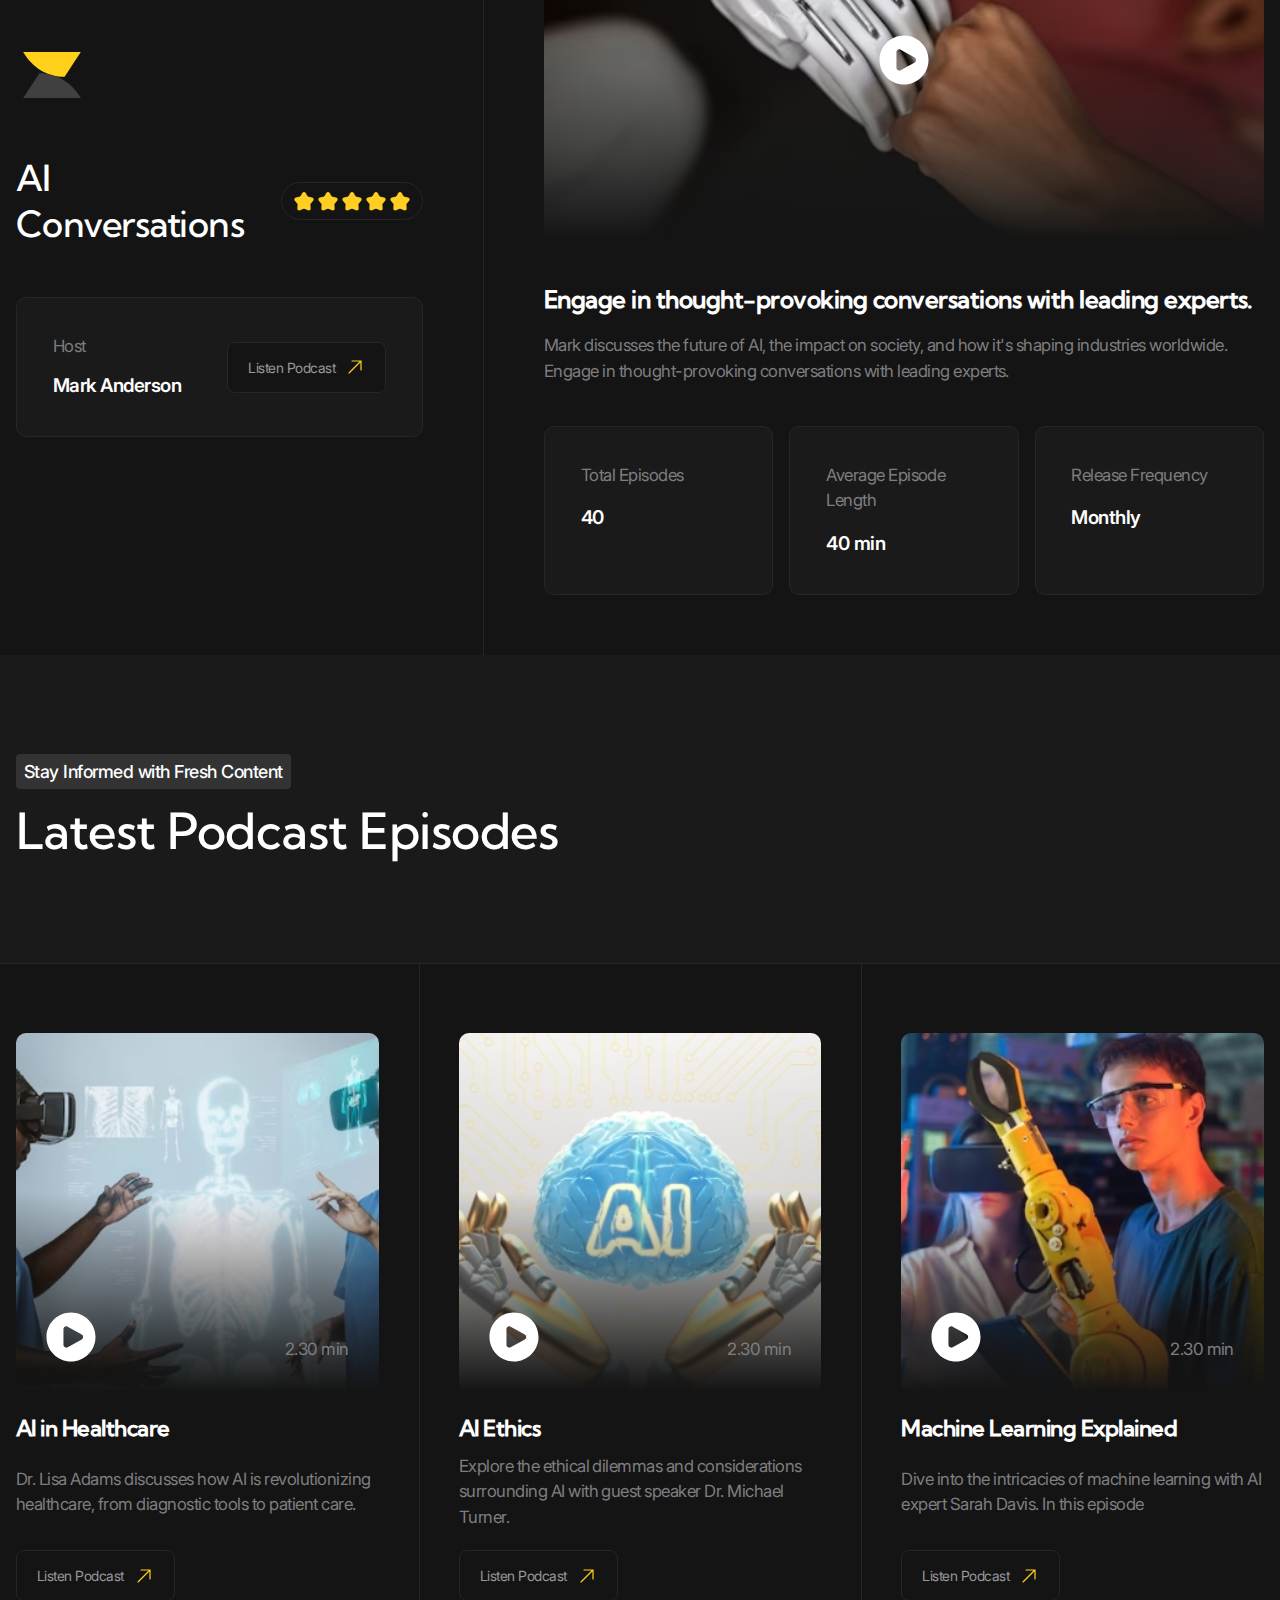
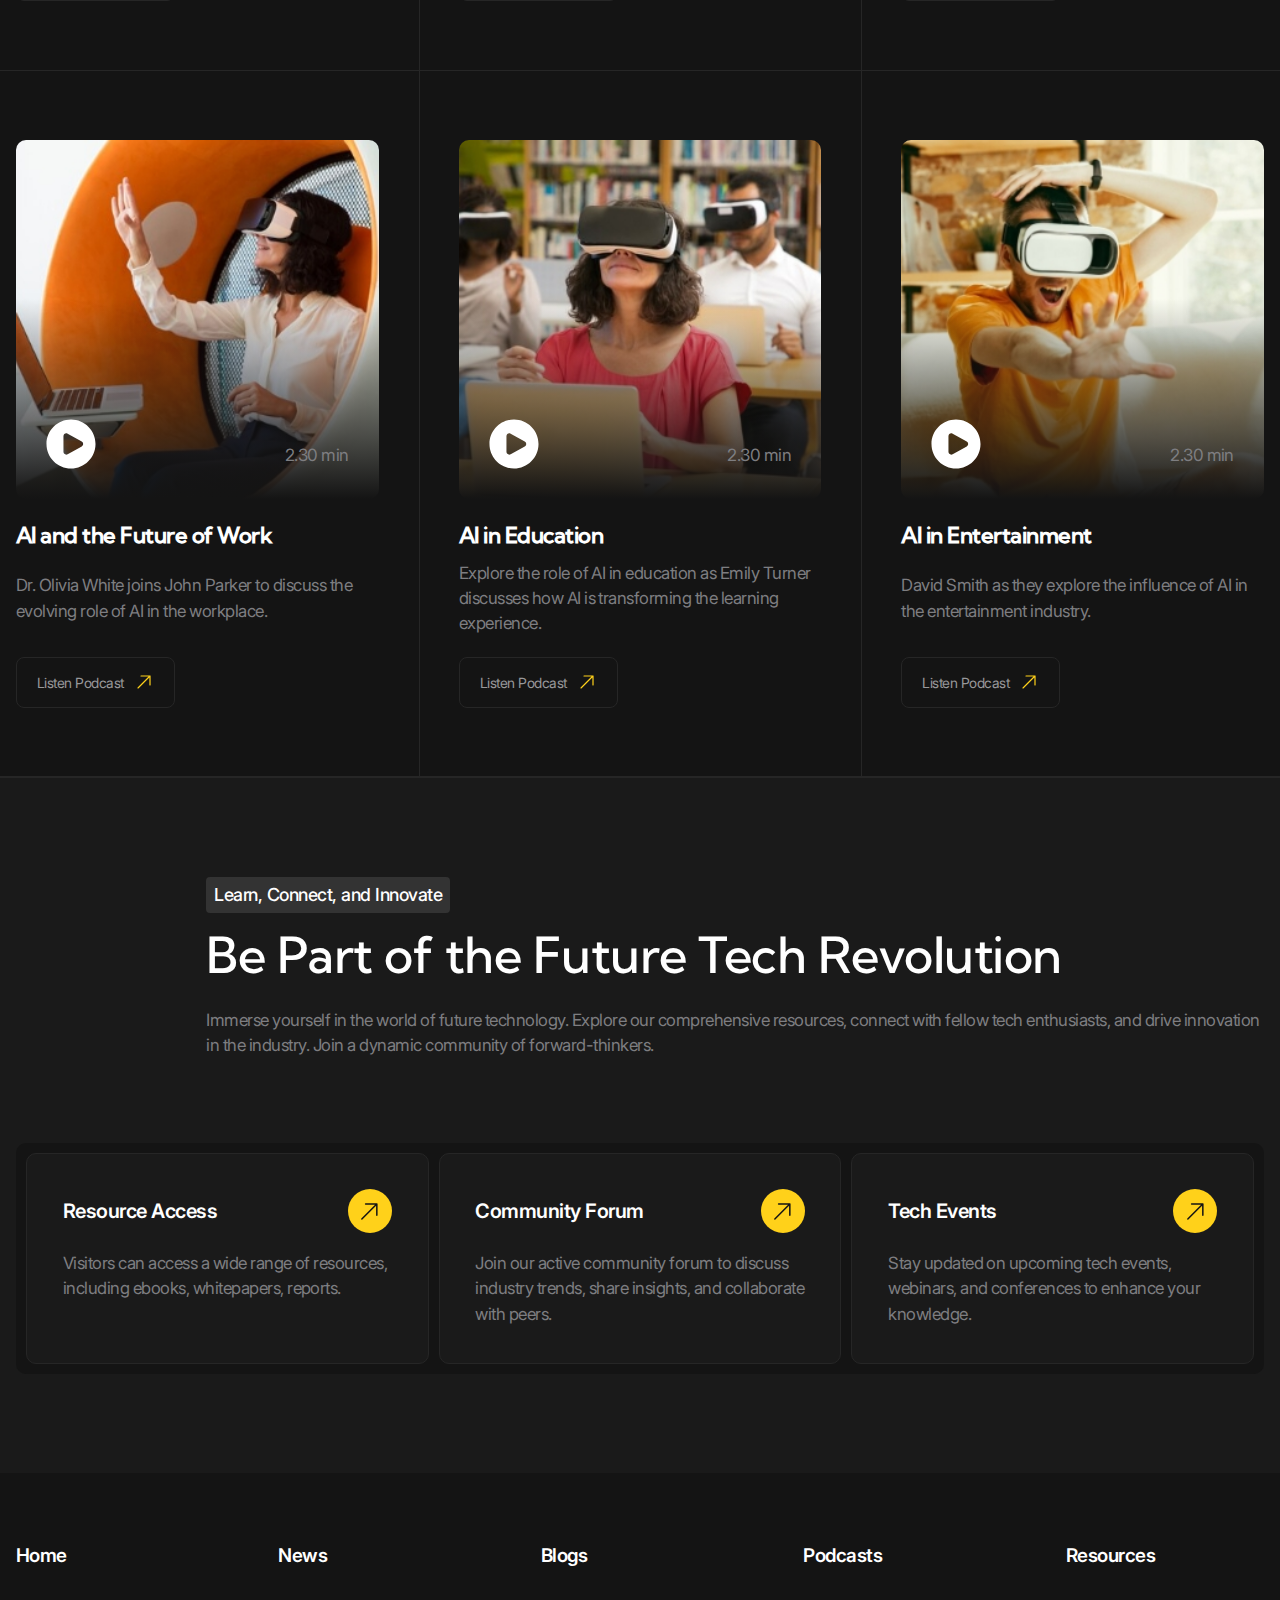
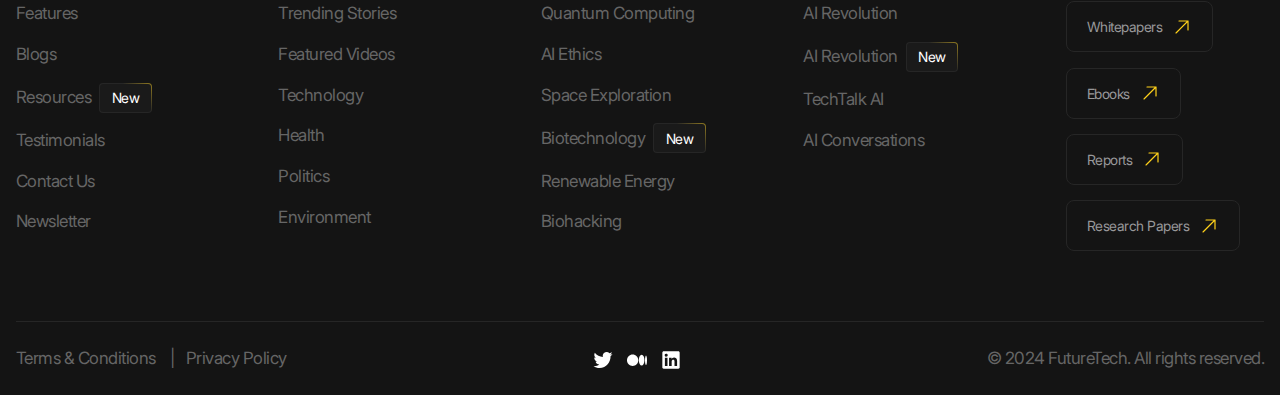
<file: podcasts.html>
<!DOCTYPE html>
<html lang="en">
  <head>
    <meta charset="UTF-8" />
    <meta
      name="viewport"
      content="width=device-width, user-scalable=no, initial-scale=1.0, maximum-scale=1.0, minimum-scale=1.0"
    />
    <meta http-equiv="X-UA-Compatible" content="ie=edge" />
    <title>Future tech | Podcasts</title>
    <link rel="stylesheet" href="./styles/main.css" />
    <script src="./scripts/main.js" type="module" defer></script>
  </head>
  <body>
    <header class="header" data-js-header>
      <div class="header__promo">
        <div class="header__promo-inner container">
          <a href="/" class="header__promo-link">
            <span class="icon icon--yellow-arrow">
              Subscribe to our Newsletter For New & latest Blogs and Resources
            </span>
          </a>
        </div>
      </div>
      <div class="header__body">
        <div class="header__body-inner container">
          <a href="/" class="header__logo logo" ria-label="Home" title="Home">
            <img src="./images/logo.svg" alt="" class="logo__image" width="179" height="50" />
          </a>
          <div class="header__overlay" data-js-header-overlay>
            <nav class="header__menu">
              <ul class="header__menu-list">
                <li class="header__menu-item">
                  <a href="./index.html" class="header__menu-link">Home</a>
                </li>
                <li class="header__menu-item">
                  <a href="./news.html" class="header__menu-link">News</a>
                </li>
                <li class="header__menu-item">
                  <a href="./blog.html" class="header__menu-link">Blog</a>
                </li>
                <li class="header__menu-item">
                  <a href="./podcasts.html" class="header__menu-link is-active">Podcasts</a>
                </li>
                <li class="header__menu-item">
                  <a href="./resources.html" class="header__menu-link">Resources</a>
                </li>
              </ul>
            </nav>
            <a href="./contacts.html" class="header__contact-us-link button button--accent">Contact Us</a>
          </div>
          <button
            class="header__burger-button burger-button visible-mobile"
            type="button"
            aria-label="Open menu"
            title="Open menu"
            data-js-header-burger-button
          >
            <span class="burger-button__line"></span>
            <span class="burger-button__line"></span>
            <span class="burger-button__line"></span>
          </button>
        </div>
      </div>
    </header>

    <main>
      <section class="hero-alt" aria-labelledby="podcasts-title">
        <header class="hero-alt__header">
          <div class="hero-alt__header-inner container">
            <h1 class="hero-alt__title" id="podcasts-title">
              Unlock the World of Artificial Intelligence
              <span class="hero-alt__title-hidden-part">through Podcasts</span>
            </h1>
            <p class="hero-alt__subtitle h1 hidden-mobile" aria-hidden="true">through Podcasts</p>
            <p class="hero-alt__description">
              Dive deep into the AI universe with our collection of insightful podcasts. Explore the latest trends,
              breakthroughs, and discussions on artificial intelligence. Whether you're an enthusiast or a professional,
              our AI podcasts offer a gateway to knowledge and innovation.
            </p>
          </div>
        </header>
        <div class="hero-alt__body">
          <ul class="list">
            <li class="list__item">
              <div class="card container">
                <div class="card__preview">
                  <div class="card__preview-main">
                    <img
                      src="./images/podcasts/icon-1.svg"
                      alt=""
                      class="card__preview-icon"
                      width="80"
                      height="80"
                      loading="lazy"
                    />
                    <div class="card__preview-info">
                      <h2 class="card__preview-title h3">AI Revolution</h2>
                      <div class="card__rating-view rating-view" aria-label="Rating 5 star" title="Rating 5 star">
                        <div class="rating-view__star is-active"></div>
                        <div class="rating-view__star is-active"></div>
                        <div class="rating-view__star is-active"></div>
                        <div class="rating-view__star is-active"></div>
                        <div class="rating-view__star is-active"></div>
                      </div>
                    </div>
                  </div>
                  <div class="card__preview-extra">
                    <div class="card__cell tile">
                      <h3 class="card__cell-subtitle">Host</h3>
                      <p class="card__cell-description h6">Dr. Sarah Mitchell</p>
                      <a href="/" class="card__cell-link button">
                        <span class="icon icon--yellow-arrow">Listen Podcast</span>
                      </a>
                    </div>
                  </div>
                </div>
                <div class="card__body">
                  <div class="card__grid card__grid--3-cols">
                    <div class="card__cell card__cell--wide">
                      <div class="video-player" data-js-video-player>
                        <video
                          src="./videos/example.mp4"
                          class="video-player__video"
                          width="917"
                          height="412"
                          poster="./images/podcasts/poster-1.jpg"
                          data-js-video-player-video
                        ></video>
                        <div
                          class="video-player__panel video-player__panel--center is-active"
                          data-js-video-player-panel
                        >
                          <button
                            class="video-player__play-button"
                            type="button"
                            aria-label="Play video"
                            title="Play video"
                            data-js-video-player-play-button
                          >
                            <svg
                              width="58"
                              height="58"
                              viewBox="0 0 58 58"
                              fill="none"
                              xmlns="http://www.w3.org/2000/svg"
                            >
                              <path
                                fill-rule="evenodd"
                                clip-rule="evenodd"
                                d="M0.5625 29C0.5625 13.2944 13.2944 0.5625 29 0.5625C44.7056 0.5625 57.4375 13.2944 57.4375 29C57.4375 44.7056 44.7056 57.4375 29 57.4375C13.2944 57.4375 0.5625 44.7056 0.5625 29ZM41.4663 26.1318C43.7167 27.382 43.7167 30.6183 41.4663 31.8685L25.1248 40.9471C22.9377 42.1621 20.25 40.5807 20.25 38.0788V19.9215C20.25 17.4196 22.9377 15.8381 25.1248 17.0531L41.4663 26.1318Z"
                                fill="white"
                              />
                            </svg>
                          </button>
                        </div>
                      </div>
                    </div>
                    <div class="card__cell card__cell--wide">
                      <h3 class="card__cell-title h4">Delves into the transformative impact of AI</h3>
                      <p class="card__cell-description">
                        Join Dr. Sarah Mitchell as she delves into the transformative impact of AI on industries,
                        featuring expert interviews and real-world case studies. Explore the possibilities of AI in
                        healthcare, finance, and more.
                      </p>
                    </div>
                    <div class="card__cell tile">
                      <p class="card__cell-title">Total Episodes</p>
                      <p class="card__cell-description h6">50</p>
                    </div>
                    <div class="card__cell tile">
                      <p class="card__cell-title">Average Episode Length</p>
                      <p class="card__cell-description h6">30 min</p>
                    </div>
                    <div class="card__cell tile">
                      <p class="card__cell-title">Release Frequency</p>
                      <p class="card__cell-description h6">Weekly</p>
                    </div>
                  </div>
                </div>
              </div>
            </li>
            <li class="list__item">
              <div class="card container">
                <div class="card__preview">
                  <div class="card__preview-main">
                    <img
                      src="./images/podcasts/icon-2.svg"
                      alt=""
                      class="card__preview-icon"
                      width="80"
                      height="80"
                      loading="lazy"
                    />
                    <div class="card__preview-info">
                      <h2 class="card__preview-title h3">AI Conversations</h2>
                      <div class="card__rating-view rating-view" aria-label="Rating 5 star" title="Rating 5 star">
                        <div class="rating-view__star is-active"></div>
                        <div class="rating-view__star is-active"></div>
                        <div class="rating-view__star is-active"></div>
                        <div class="rating-view__star is-active"></div>
                        <div class="rating-view__star is-active"></div>
                      </div>
                    </div>
                  </div>
                  <div class="card__preview-extra">
                    <div class="card__cell tile">
                      <h3 class="card__cell-subtitle">Host</h3>
                      <p class="card__cell-description h6">Mark Anderson</p>
                      <a href="/" class="card__cell-link button">
                        <span class="icon icon--yellow-arrow">Listen Podcast</span>
                      </a>
                    </div>
                  </div>
                </div>
                <div class="card__body">
                  <div class="card__grid card__grid--3-cols">
                    <div class="card__cell card__cell--wide">
                      <div class="video-player" data-js-video-player>
                        <video
                          src="./videos/example.mp4"
                          class="video-player__video"
                          width="917"
                          height="412"
                          poster="./images/podcasts/poster-2.jpg"
                          data-js-video-player-video
                        ></video>
                        <div
                          class="video-player__panel video-player__panel--center is-active"
                          data-js-video-player-panel
                        >
                          <button
                            class="video-player__play-button"
                            type="button"
                            aria-label="Play video"
                            title="Play video"
                            data-js-video-player-play-button
                          >
                            <svg
                              width="58"
                              height="58"
                              viewBox="0 0 58 58"
                              fill="none"
                              xmlns="http://www.w3.org/2000/svg"
                            >
                              <path
                                fill-rule="evenodd"
                                clip-rule="evenodd"
                                d="M0.5625 29C0.5625 13.2944 13.2944 0.5625 29 0.5625C44.7056 0.5625 57.4375 13.2944 57.4375 29C57.4375 44.7056 44.7056 57.4375 29 57.4375C13.2944 57.4375 0.5625 44.7056 0.5625 29ZM41.4663 26.1318C43.7167 27.382 43.7167 30.6183 41.4663 31.8685L25.1248 40.9471C22.9377 42.1621 20.25 40.5807 20.25 38.0788V19.9215C20.25 17.4196 22.9377 15.8381 25.1248 17.0531L41.4663 26.1318Z"
                                fill="white"
                              />
                            </svg>
                          </button>
                        </div>
                      </div>
                    </div>
                    <div class="card__cell card__cell--wide">
                      <h3 class="card__cell-title h4">
                        Engage in thought-provoking conversations with leading experts.
                      </h3>
                      <p class="card__cell-description">
                        Mark discusses the future of AI, the impact on society, and how it's shaping industries
                        worldwide. Engage in thought-provoking conversations with leading experts.
                      </p>
                    </div>
                    <div class="card__cell tile">
                      <p class="card__cell-title">Total Episodes</p>
                      <p class="card__cell-description h6">40</p>
                    </div>
                    <div class="card__cell tile">
                      <p class="card__cell-title">Average Episode Length</p>
                      <p class="card__cell-description h6">40 min</p>
                    </div>
                    <div class="card__cell tile">
                      <p class="card__cell-title">Release Frequency</p>
                      <p class="card__cell-description h6">Monthly</p>
                    </div>
                  </div>
                </div>
              </div>
            </li>
          </ul>
        </div>
      </section>

      <section class="section" aria-labelledby="podcasts-videos-title">
        <header class="section__header">
          <div class="section__header-inner container">
            <div class="section__header-info">
              <p class="section__subtitle tag">Stay Informed with Fresh Content</p>
              <h2 class="section__title" id="podcasts-videos-title">Latest Podcast Episodes</h2>
            </div>
          </div>
        </header>
        <div class="section__body">
          <ul class="bordered-grid bordered-grid--3-cols container">
            <li class="bordered-grid__item">
              <div class="video-card">
                <div class="video-card__player video-player" data-js-video-player>
                  <video
                    src="./videos/example.mp4"
                    class="video-player__video video-player--small"
                    width="470"
                    height="390"
                    poster="./images/podcasts/latest-1.jpg"
                    data-js-video-player-video
                  ></video>
                  <div class="video-player__panel is-active" data-js-video-player-panel>
                    <button
                      class="video-player__play-button"
                      type="button"
                      aria-label="Play video"
                      title="Play video"
                      data-js-video-player-play-button
                    >
                      <svg width="58" height="58" viewBox="0 0 58 58" fill="none" xmlns="http://www.w3.org/2000/svg">
                        <path
                          fill-rule="evenodd"
                          clip-rule="evenodd"
                          d="M0.5625 29C0.5625 13.2944 13.2944 0.5625 29 0.5625C44.7056 0.5625 57.4375 13.2944 57.4375 29C57.4375 44.7056 44.7056 57.4375 29 57.4375C13.2944 57.4375 0.5625 44.7056 0.5625 29ZM41.4663 26.1318C43.7167 27.382 43.7167 30.6183 41.4663 31.8685L25.1248 40.9471C22.9377 42.1621 20.25 40.5807 20.25 38.0788V19.9215C20.25 17.4196 22.9377 15.8381 25.1248 17.0531L41.4663 26.1318Z"
                          fill="white"
                        />
                      </svg>
                    </button>
                    <div class="video-player__duration">2.30 min</div>
                  </div>
                </div>
                <div class="video-card__body">
                  <h3 class="video-card__title h5">AI in Healthcare</h3>
                  <div class="video-card__description">
                    <p>
                      Dr. Lisa Adams discusses how AI is revolutionizing healthcare, from diagnostic tools to patient
                      care.
                    </p>
                  </div>
                </div>
                <a href="/" class="video-card__link button">
                  <span class="icon icon--yellow-arrow">Listen Podcast</span>
                </a>
              </div>
            </li>
            <li class="bordered-grid__item">
              <div class="video-card">
                <div class="video-card__player video-player" data-js-video-player>
                  <video
                    src="./videos/example.mp4"
                    class="video-player__video video-player--small"
                    width="470"
                    height="390"
                    poster="./images/podcasts/latest-2.jpg"
                    data-js-video-player-video
                  ></video>
                  <div class="video-player__panel is-active" data-js-video-player-panel>
                    <button
                      class="video-player__play-button"
                      type="button"
                      aria-label="Play video"
                      title="Play video"
                      data-js-video-player-play-button
                    >
                      <svg width="58" height="58" viewBox="0 0 58 58" fill="none" xmlns="http://www.w3.org/2000/svg">
                        <path
                          fill-rule="evenodd"
                          clip-rule="evenodd"
                          d="M0.5625 29C0.5625 13.2944 13.2944 0.5625 29 0.5625C44.7056 0.5625 57.4375 13.2944 57.4375 29C57.4375 44.7056 44.7056 57.4375 29 57.4375C13.2944 57.4375 0.5625 44.7056 0.5625 29ZM41.4663 26.1318C43.7167 27.382 43.7167 30.6183 41.4663 31.8685L25.1248 40.9471C22.9377 42.1621 20.25 40.5807 20.25 38.0788V19.9215C20.25 17.4196 22.9377 15.8381 25.1248 17.0531L41.4663 26.1318Z"
                          fill="white"
                        />
                      </svg>
                    </button>
                    <div class="video-player__duration">2.30 min</div>
                  </div>
                </div>
                <div class="video-card__body">
                  <h3 class="video-card__title h5">AI Ethics</h3>
                  <div class="video-card__description">
                    <p>
                      Explore the ethical dilemmas and considerations surrounding AI with guest speaker Dr. Michael
                      Turner.
                    </p>
                  </div>
                </div>
                <a href="/" class="video-card__link button">
                  <span class="icon icon--yellow-arrow">Listen Podcast</span>
                </a>
              </div>
            </li>
            <li class="bordered-grid__item">
              <div class="video-card">
                <div class="video-card__player video-player" data-js-video-player>
                  <video
                    src="./videos/example.mp4"
                    class="video-player__video video-player--small"
                    width="470"
                    height="390"
                    poster="./images/podcasts/latest-3.jpg"
                    data-js-video-player-video
                  ></video>
                  <div class="video-player__panel is-active" data-js-video-player-panel>
                    <button
                      class="video-player__play-button"
                      type="button"
                      aria-label="Play video"
                      title="Play video"
                      data-js-video-player-play-button
                    >
                      <svg width="58" height="58" viewBox="0 0 58 58" fill="none" xmlns="http://www.w3.org/2000/svg">
                        <path
                          fill-rule="evenodd"
                          clip-rule="evenodd"
                          d="M0.5625 29C0.5625 13.2944 13.2944 0.5625 29 0.5625C44.7056 0.5625 57.4375 13.2944 57.4375 29C57.4375 44.7056 44.7056 57.4375 29 57.4375C13.2944 57.4375 0.5625 44.7056 0.5625 29ZM41.4663 26.1318C43.7167 27.382 43.7167 30.6183 41.4663 31.8685L25.1248 40.9471C22.9377 42.1621 20.25 40.5807 20.25 38.0788V19.9215C20.25 17.4196 22.9377 15.8381 25.1248 17.0531L41.4663 26.1318Z"
                          fill="white"
                        />
                      </svg>
                    </button>
                    <div class="video-player__duration">2.30 min</div>
                  </div>
                </div>
                <div class="video-card__body">
                  <h3 class="video-card__title h5">Machine Learning Explained</h3>
                  <div class="video-card__description">
                    <p>Dive into the intricacies of machine learning with AI expert Sarah Davis. In this episode</p>
                  </div>
                </div>
                <a href="/" class="video-card__link button">
                  <span class="icon icon--yellow-arrow">Listen Podcast</span>
                </a>
              </div>
            </li>
            <li class="bordered-grid__item">
              <div class="video-card">
                <div class="video-card__player video-player" data-js-video-player>
                  <video
                    src="./videos/example.mp4"
                    class="video-player__video video-player--small"
                    width="470"
                    height="390"
                    poster="./images/podcasts/latest-4.jpg"
                    data-js-video-player-video
                  ></video>
                  <div class="video-player__panel is-active" data-js-video-player-panel>
                    <button
                      class="video-player__play-button"
                      type="button"
                      aria-label="Play video"
                      title="Play video"
                      data-js-video-player-play-button
                    >
                      <svg width="58" height="58" viewBox="0 0 58 58" fill="none" xmlns="http://www.w3.org/2000/svg">
                        <path
                          fill-rule="evenodd"
                          clip-rule="evenodd"
                          d="M0.5625 29C0.5625 13.2944 13.2944 0.5625 29 0.5625C44.7056 0.5625 57.4375 13.2944 57.4375 29C57.4375 44.7056 44.7056 57.4375 29 57.4375C13.2944 57.4375 0.5625 44.7056 0.5625 29ZM41.4663 26.1318C43.7167 27.382 43.7167 30.6183 41.4663 31.8685L25.1248 40.9471C22.9377 42.1621 20.25 40.5807 20.25 38.0788V19.9215C20.25 17.4196 22.9377 15.8381 25.1248 17.0531L41.4663 26.1318Z"
                          fill="white"
                        />
                      </svg>
                    </button>
                    <div class="video-player__duration">2.30 min</div>
                  </div>
                </div>
                <div class="video-card__body">
                  <h3 class="video-card__title h5">AI and the Future of Work</h3>
                  <div class="video-card__description">
                    <p>Dr. Olivia White joins John Parker to discuss the evolving role of AI in the workplace.</p>
                  </div>
                </div>
                <a href="/" class="video-card__link button">
                  <span class="icon icon--yellow-arrow">Listen Podcast</span>
                </a>
              </div>
            </li>
            <li class="bordered-grid__item">
              <div class="video-card">
                <div class="video-card__player video-player" data-js-video-player>
                  <video
                    src="./videos/example.mp4"
                    class="video-player__video video-player--small"
                    width="470"
                    height="390"
                    poster="./images/podcasts/latest-5.jpg"
                    data-js-video-player-video
                  ></video>
                  <div class="video-player__panel is-active" data-js-video-player-panel>
                    <button
                      class="video-player__play-button"
                      type="button"
                      aria-label="Play video"
                      title="Play video"
                      data-js-video-player-play-button
                    >
                      <svg width="58" height="58" viewBox="0 0 58 58" fill="none" xmlns="http://www.w3.org/2000/svg">
                        <path
                          fill-rule="evenodd"
                          clip-rule="evenodd"
                          d="M0.5625 29C0.5625 13.2944 13.2944 0.5625 29 0.5625C44.7056 0.5625 57.4375 13.2944 57.4375 29C57.4375 44.7056 44.7056 57.4375 29 57.4375C13.2944 57.4375 0.5625 44.7056 0.5625 29ZM41.4663 26.1318C43.7167 27.382 43.7167 30.6183 41.4663 31.8685L25.1248 40.9471C22.9377 42.1621 20.25 40.5807 20.25 38.0788V19.9215C20.25 17.4196 22.9377 15.8381 25.1248 17.0531L41.4663 26.1318Z"
                          fill="white"
                        />
                      </svg>
                    </button>
                    <div class="video-player__duration">2.30 min</div>
                  </div>
                </div>
                <div class="video-card__body">
                  <h3 class="video-card__title h5">AI in Education</h3>
                  <div class="video-card__description">
                    <p>
                      Explore the role of AI in education as Emily Turner discusses how AI is transforming the learning
                      experience.
                    </p>
                  </div>
                </div>
                <a href="/" class="video-card__link button">
                  <span class="icon icon--yellow-arrow">Listen Podcast</span>
                </a>
              </div>
            </li>
            <li class="bordered-grid__item">
              <div class="video-card">
                <div class="video-card__player video-player" data-js-video-player>
                  <video
                    src="./videos/example.mp4"
                    class="video-player__video video-player--small"
                    width="470"
                    height="390"
                    poster="./images/podcasts/latest-6.jpg"
                    data-js-video-player-video
                  ></video>
                  <div class="video-player__panel is-active" data-js-video-player-panel>
                    <button
                      class="video-player__play-button"
                      type="button"
                      aria-label="Play video"
                      title="Play video"
                      data-js-video-player-play-button
                    >
                      <svg width="58" height="58" viewBox="0 0 58 58" fill="none" xmlns="http://www.w3.org/2000/svg">
                        <path
                          fill-rule="evenodd"
                          clip-rule="evenodd"
                          d="M0.5625 29C0.5625 13.2944 13.2944 0.5625 29 0.5625C44.7056 0.5625 57.4375 13.2944 57.4375 29C57.4375 44.7056 44.7056 57.4375 29 57.4375C13.2944 57.4375 0.5625 44.7056 0.5625 29ZM41.4663 26.1318C43.7167 27.382 43.7167 30.6183 41.4663 31.8685L25.1248 40.9471C22.9377 42.1621 20.25 40.5807 20.25 38.0788V19.9215C20.25 17.4196 22.9377 15.8381 25.1248 17.0531L41.4663 26.1318Z"
                          fill="white"
                        />
                      </svg>
                    </button>
                    <div class="video-player__duration">2.30 min</div>
                  </div>
                </div>
                <div class="video-card__body">
                  <h3 class="video-card__title h5">AI in Entertainment</h3>
                  <div class="video-card__description">
                    <p>David Smith as they explore the influence of AI in the entertainment industry.</p>
                  </div>
                </div>
                <a href="/" class="video-card__link button">
                  <span class="icon icon--yellow-arrow">Listen Podcast</span>
                </a>
              </div>
            </li>
          </ul>
        </div>
      </section>

      <section class="about" aria-labelledby="about-title">
        <div class="about__inner container">
          <header class="about__header">
            <img src="./images/about/icon.svg" alt="" class="about__icon" width="150" height="150" loading="lazy" />
            <div class="about__info">
              <p class="about__subtitle tag">Learn, Connect, and Innovate</p>
              <h2 class="about__title" id="about-title">Be Part of the Future Tech Revolution</h2>
            </div>
            <div class="about__description">
              <p>
                Immerse yourself in the world of future technology. Explore our comprehensive resources, connect with
                fellow tech enthusiasts, and drive innovation in the industry. Join a dynamic community of
                forward-thinkers.
              </p>
            </div>
          </header>
          <ul class="about__list">
            <li class="about__item">
              <a href="/" class="about-card tile">
                <h3 class="about-card__title circle-icon">Resource Access</h3>
                <div class="about-card__description">
                  <p>Visitors can access a wide range of resources, including ebooks, whitepapers, reports.</p>
                </div>
              </a>
            </li>
            <li class="about__item">
              <a href="/" class="about-card tile">
                <h3 class="about-card__title circle-icon">Community Forum</h3>
                <div class="about-card__description">
                  <p>
                    Join our active community forum to discuss industry trends, share insights, and collaborate with
                    peers.
                  </p>
                </div>
              </a>
            </li>
            <li class="about__item">
              <a href="/" class="about-card tile">
                <h3 class="about-card__title circle-icon">Tech Events</h3>
                <div class="about-card__description">
                  <p>Stay updated on upcoming tech events, webinars, and conferences to enhance your knowledge.</p>
                </div>
              </a>
            </li>
          </ul>
        </div>
      </section>
    </main>

    <footer class="footer">
      <div class="footer__inner container">
        <div class="footer__body">
          <nav class="footer__menu">
            <div class="footer__menu-column">
              <a href="" class="footer__menu-main-link h6">Home</a>
              <ul class="footer__menu-list">
                <li class="footer__menu-item">
                  <a href="/" class="footer__menu-link">Features</a>
                </li>
                <li class="footer__menu-item">
                  <a href="/" class="footer__menu-link">Blogs</a>
                </li>
                <li class="footer__menu-item">
                  <a href="/" class="footer__menu-link">Resources</a>
                  <span class="badge">New</span>
                </li>
                <li class="footer__menu-item">
                  <a href="/" class="footer__menu-link">Testimonials</a>
                </li>
                <li class="footer__menu-item">
                  <a href="/" class="footer__menu-link">Contact Us</a>
                </li>
                <li class="footer__menu-item">
                  <a href="/" class="footer__menu-link">Newsletter</a>
                </li>
              </ul>
            </div>
            <div class="footer__menu-column">
              <a href="" class="footer__menu-main-link h6">News</a>
              <ul class="footer__menu-list">
                <li class="footer__menu-item">
                  <a href="/" class="footer__menu-link">Trending Stories</a>
                </li>
                <li class="footer__menu-item">
                  <a href="/" class="footer__menu-link">Featured Videos</a>
                </li>
                <li class="footer__menu-item">
                  <a href="/" class="footer__menu-link">Technology</a>
                </li>
                <li class="footer__menu-item">
                  <a href="/" class="footer__menu-link">Health</a>
                </li>
                <li class="footer__menu-item">
                  <a href="/" class="footer__menu-link">Politics</a>
                </li>
                <li class="footer__menu-item">
                  <a href="/" class="footer__menu-link">Environment</a>
                </li>
              </ul>
            </div>
            <div class="footer__menu-column">
              <a href="" class="footer__menu-main-link h6">Blogs</a>
              <ul class="footer__menu-list">
                <li class="footer__menu-item">
                  <a href="/" class="footer__menu-link">Quantum Computing</a>
                </li>
                <li class="footer__menu-item">
                  <a href="/" class="footer__menu-link">AI Ethics</a>
                </li>
                <li class="footer__menu-item">
                  <a href="/" class="footer__menu-link">Space Exploration</a>
                </li>
                <li class="footer__menu-item">
                  <a href="/" class="footer__menu-link">Biotechnology</a>
                  <span class="badge">New</span>
                </li>
                <li class="footer__menu-item">
                  <a href="/" class="footer__menu-link">Renewable Energy</a>
                </li>
                <li class="footer__menu-item">
                  <a href="/" class="footer__menu-link">Biohacking</a>
                </li>
              </ul>
            </div>
            <div class="footer__menu-column">
              <a href="" class="footer__menu-main-link h6">Podcasts</a>
              <ul class="footer__menu-list">
                <li class="footer__menu-item">
                  <a href="/" class="footer__menu-link">AI Revolution</a>
                </li>
                <li class="footer__menu-item">
                  <a href="/" class="footer__menu-link">AI Revolution</a>
                  <span class="badge">New</span>
                </li>
                <li class="footer__menu-item">
                  <a href="/" class="footer__menu-link">TechTalk AI</a>
                </li>
                <li class="footer__menu-item">
                  <a href="/" class="footer__menu-link">AI Conversations</a>
                </li>
              </ul>
            </div>
            <div class="footer__menu-column">
              <a href="" class="footer__menu-main-link h6">Resources</a>
              <ul class="footer__menu-list">
                <li class="footer__menu-item">
                  <a href="/" class="footer__menu-link button">
                    <span class="icon icon--yellow-arrow">Whitepapers</span>
                  </a>
                </li>
                <li class="footer__menu-item">
                  <a href="/" class="footer__menu-link button">
                    <span class="icon icon--yellow-arrow">Ebooks</span>
                  </a>
                </li>
                <li class="footer__menu-item">
                  <a href="/" class="footer__menu-link button">
                    <span class="icon icon--yellow-arrow">Reports</span>
                  </a>
                </li>
                <li class="footer__menu-item">
                  <a href="/" class="footer__menu-link button">
                    <span class="icon icon--yellow-arrow">Research Papers</span>
                  </a>
                </li>
              </ul>
            </div>
          </nav>
        </div>
        <div class="footer__extra">
          <div class="footer__extra-menu">
            <ul class="footer__extra-menu-list">
              <li class="footer__extra-menu-item">
                <a href="/" class="footer__extra-menu-link">Terms & Conditions</a>
              </li>
              <li class="footer__extra-menu-item">
                <a href="/" class="footer__extra-menu-link">Privacy Policy</a>
              </li>
            </ul>
          </div>
          <div class="footer__soc1als soc1als">
            <ul class="soc1als__list">
              <li class="soc1als__item">
                <a href="/" class="soc1als__link" target="_blank" aria-label="Twitter" title="Twitter">
                  <svg width="24" height="24" viewBox="0 0 24 24" fill="none" xmlns="http://www.w3.org/2000/svg">
                    <path
                      d="M21.0571 7.18114C21.0664 7.39235 21.0664 7.59395 21.0664 7.80515C21.0756 14.2084 16.3712 21.6004 7.76793 21.6004C5.23048 21.6004 2.73933 20.842 0.600098 19.4212C0.970528 19.4692 1.34096 19.4884 1.71139 19.4884C3.81358 19.4884 5.86021 18.7588 7.51789 17.4052C5.51756 17.3668 3.75802 16.0132 3.14681 14.0356C3.85063 14.1796 4.57296 14.1508 5.25826 13.9492C3.08198 13.5076 1.51691 11.5204 1.50765 9.20675C1.50765 9.18755 1.50765 9.16835 1.50765 9.14915C2.15591 9.52355 2.88751 9.73475 3.62837 9.75395C1.58174 8.33315 0.942746 5.50114 2.18369 3.28353C4.5637 6.31714 8.06427 8.15075 11.8241 8.35235C11.4445 6.67234 11.9631 4.90594 13.1762 3.71553C15.0561 1.88193 18.0196 1.97793 19.7977 3.92673C20.8441 3.71553 21.8535 3.31233 22.7704 2.74593C22.4185 3.86913 21.6869 4.81954 20.7145 5.42434C21.6406 5.30914 22.5481 5.04994 23.4001 4.66594C22.7704 5.64514 21.9739 6.48994 21.0571 7.18114Z"
                      fill="white"
                    />
                  </svg>
                </a>
              </li>
              <li class="soc1als__item">
                <a href="/" class="soc1als__link" target="_blank" aria-label="Medium" title="Medium">
                  <svg width="24" height="24" viewBox="0 0 24 24" fill="none" xmlns="http://www.w3.org/2000/svg">
                    <path
                      d="M13.5374 12.2281C13.5374 15.9988 10.5069 19.0556 6.76883 19.0556C3.03073 19.0556 0 15.9981 0 12.2281C0 8.45806 3.0305 5.40039 6.76883 5.40039C10.5072 5.40039 13.5374 8.45737 13.5374 12.2281Z"
                      fill="white"
                    />
                    <path
                      d="M20.9627 12.2285C20.9627 15.7778 19.4474 18.6563 17.5783 18.6563C15.7091 18.6563 14.1938 15.7778 14.1938 12.2285C14.1938 8.67922 15.7089 5.80078 17.578 5.80078C19.4472 5.80078 20.9625 8.67829 20.9625 12.2285"
                      fill="white"
                    />
                    <path
                      d="M24 12.228C24 15.4073 23.4672 17.9862 22.8097 17.9862C22.1522 17.9862 21.6196 15.408 21.6196 12.228C21.6196 9.04797 22.1525 6.46973 22.8097 6.46973C23.467 6.46973 24 9.04774 24 12.228Z"
                      fill="white"
                    />
                  </svg>
                </a>
              </li>
              <li class="soc1als__item">
                <a href="/" class="soc1als__link" target="_blank" aria-label="LinkedIn" title="LinkedIn">
                  <svg width="24" height="24" viewBox="0 0 24 24" fill="none" xmlns="http://www.w3.org/2000/svg">
                    <path
                      d="M20.8647 1.59961H3.13554C2.72832 1.59961 2.33777 1.76138 2.04982 2.04933C1.76187 2.33728 1.6001 2.72783 1.6001 3.13505V20.8642C1.6001 21.2714 1.76187 21.6619 2.04982 21.9499C2.33777 22.2378 2.72832 22.3996 3.13554 22.3996H20.8647C21.2719 22.3996 21.6624 22.2378 21.9504 21.9499C22.2383 21.6619 22.4001 21.2714 22.4001 20.8642V3.13505C22.4001 2.72783 22.2383 2.33728 21.9504 2.04933C21.6624 1.76138 21.2719 1.59961 20.8647 1.59961ZM7.79965 19.3186H4.67243V9.38516H7.79965V19.3186ZM6.23388 8.00861C5.87915 8.00661 5.53296 7.89958 5.239 7.70102C4.94504 7.50246 4.71649 7.22127 4.58219 6.89294C4.44789 6.56461 4.41386 6.20386 4.48439 5.8562C4.55492 5.50855 4.72686 5.18958 4.9785 4.93955C5.23014 4.68952 5.5502 4.51964 5.8983 4.45134C6.2464 4.38304 6.60693 4.41939 6.93439 4.5558C7.26185 4.6922 7.54156 4.92255 7.73823 5.21778C7.9349 5.51301 8.03971 5.85988 8.03943 6.21461C8.04278 6.45211 7.99827 6.68784 7.90857 6.90777C7.81887 7.1277 7.68582 7.32732 7.51733 7.49473C7.34884 7.66215 7.14837 7.79392 6.92787 7.88221C6.70736 7.97049 6.47134 8.01348 6.23388 8.00861ZM19.3263 19.3273H16.2005V13.9005C16.2005 12.3001 15.5202 11.8061 14.642 11.8061C13.7147 11.8061 12.8047 12.5052 12.8047 13.9409V19.3273H9.67743V9.39239H12.6848V10.7689H12.7252C13.0271 10.1579 14.0844 9.11361 15.6979 9.11361C17.4428 9.11361 19.3278 10.1493 19.3278 13.1826L19.3263 19.3273Z"
                      fill="white"
                    />
                  </svg>
                </a>
              </li>
            </ul>
          </div>
          <p class="footer__copyright">© <time datetime="2024">2024</time> FutureTech. All rights reserved.</p>
        </div>
      </div>
    </footer>
  </body>
</html>
</file>
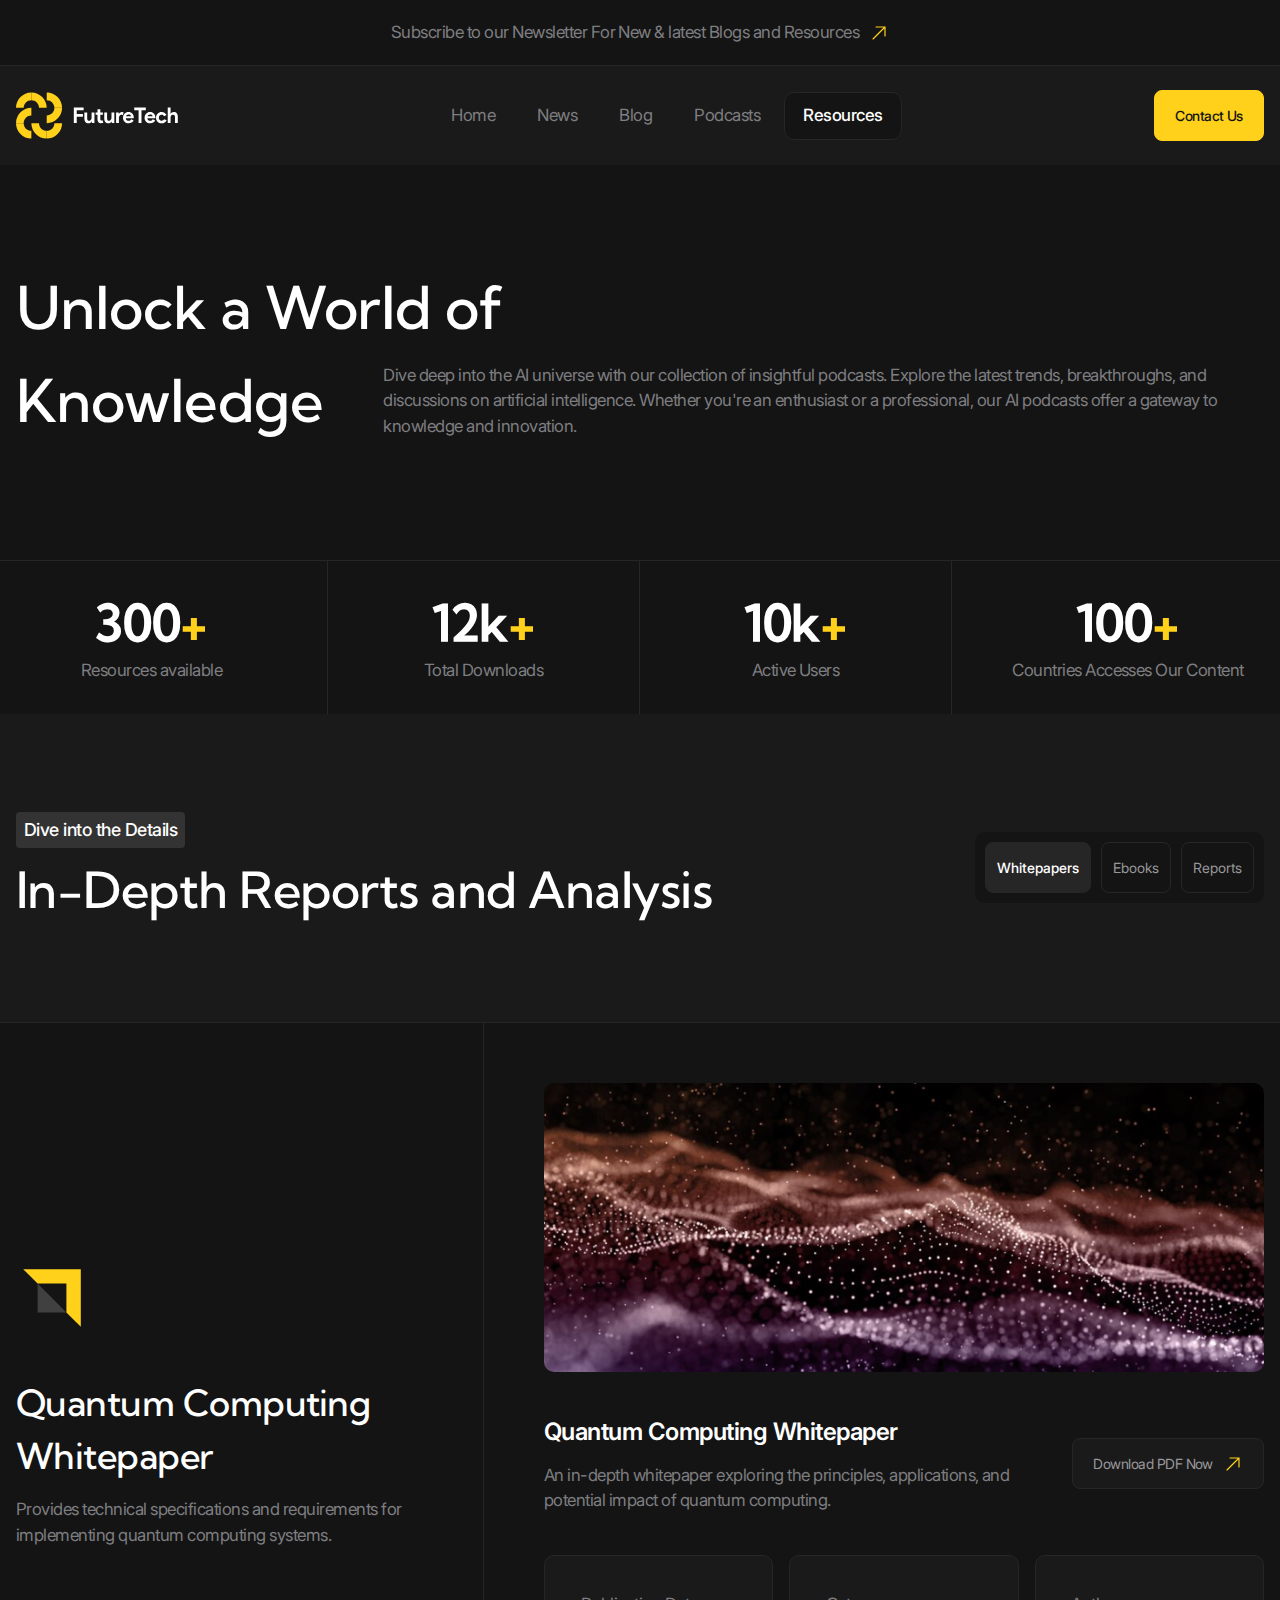
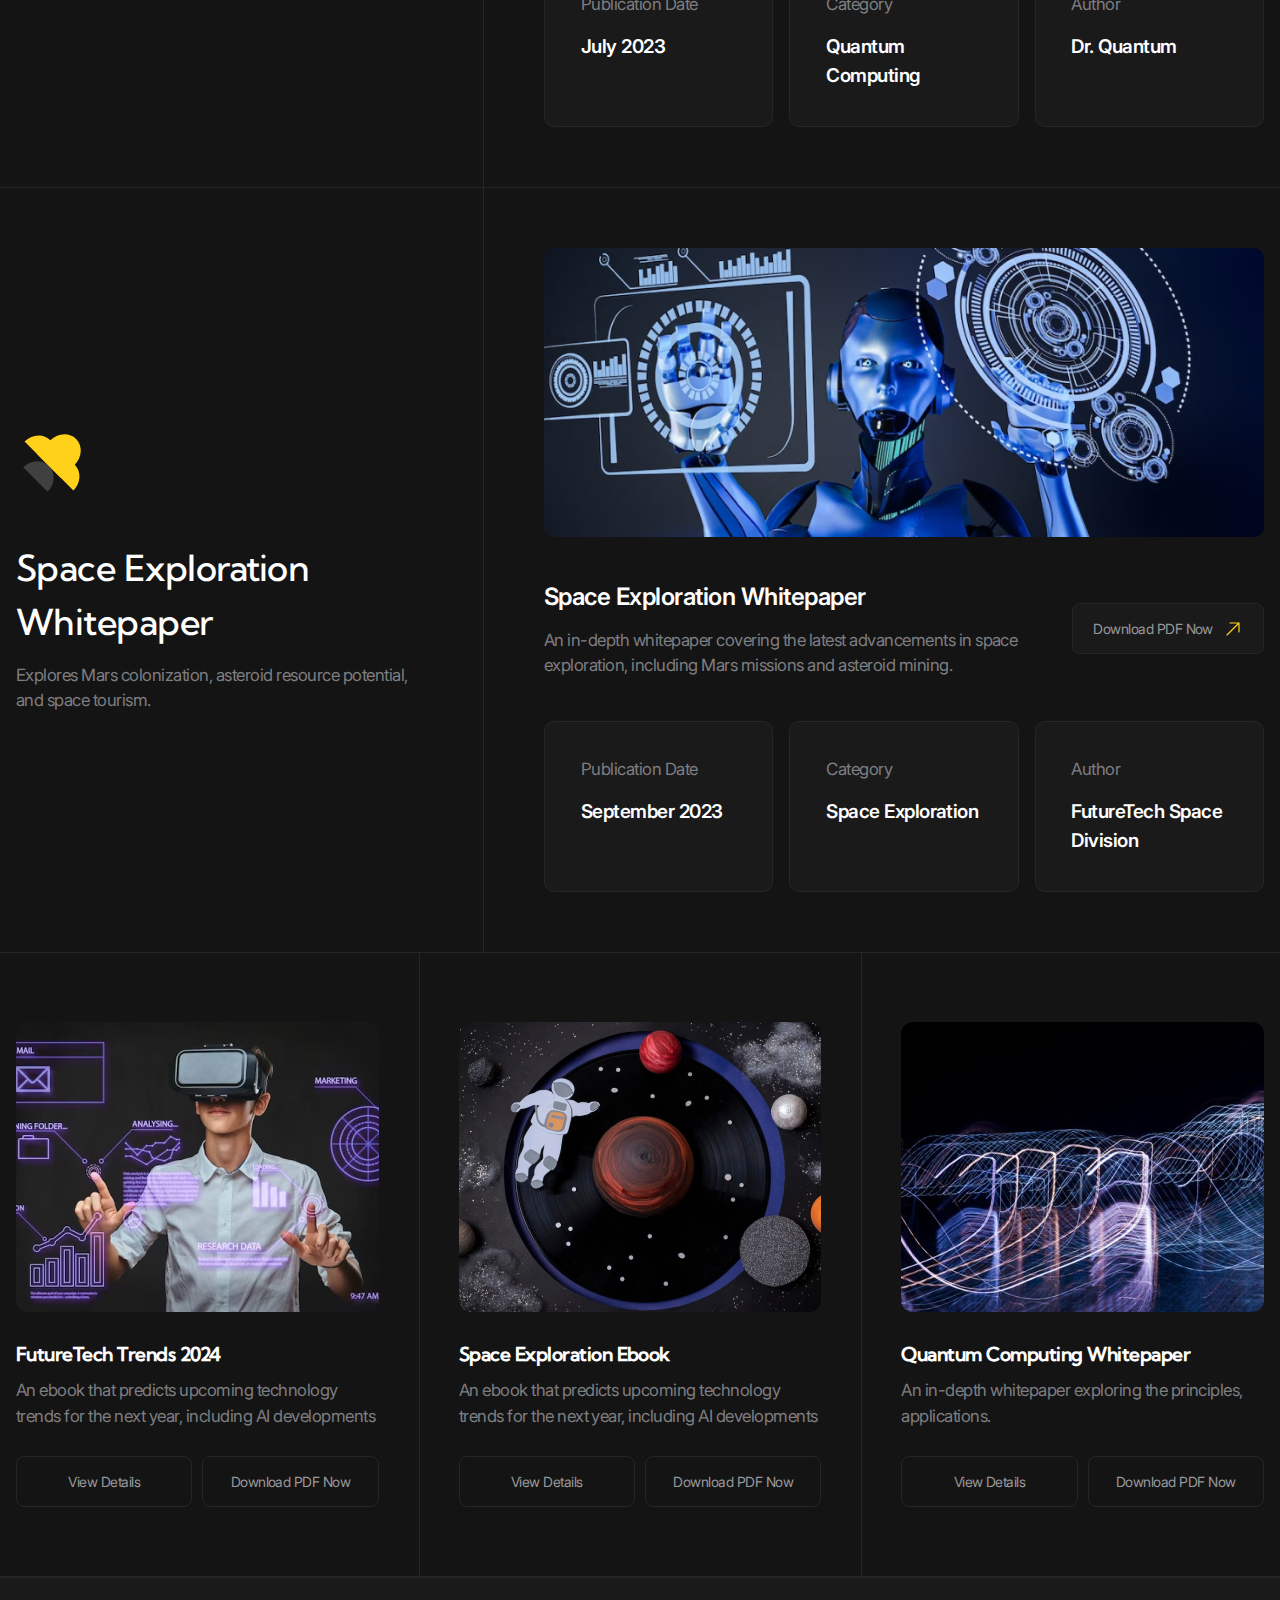
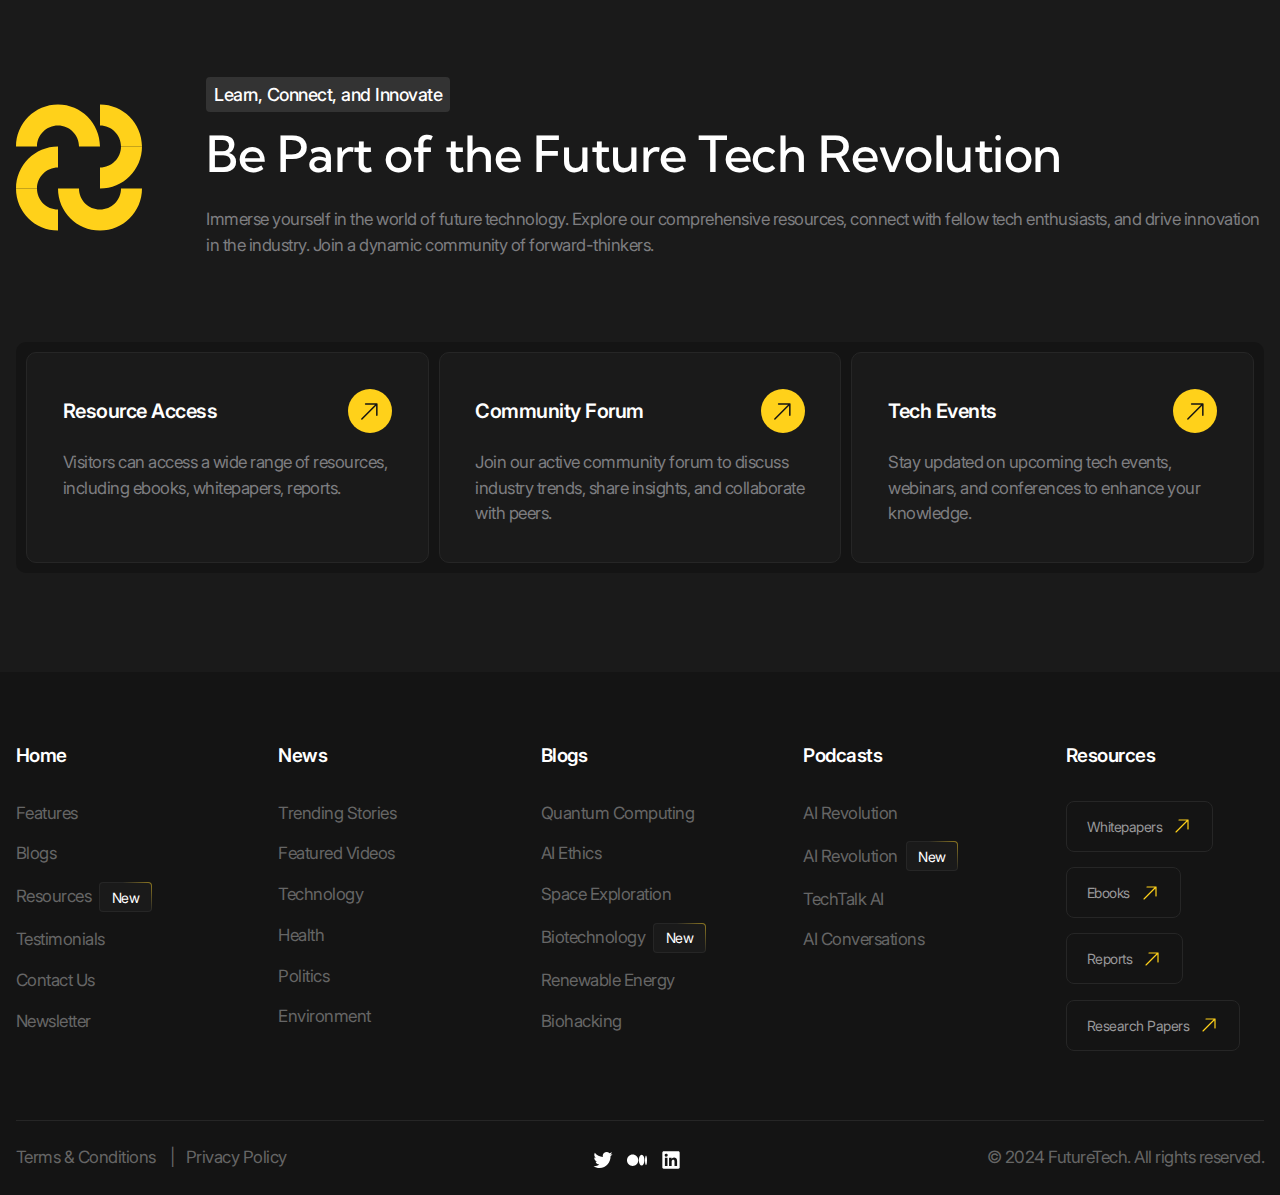
<file: resources.html>
<!DOCTYPE html>
<html lang="en">
  <head>
    <meta charset="UTF-8" />
    <meta
      name="viewport"
      content="width=device-width, user-scalable=no, initial-scale=1.0, maximum-scale=1.0, minimum-scale=1.0"
    />
    <meta http-equiv="X-UA-Compatible" content="ie=edge" />
    <title>Future tech | Resources</title>
    <link rel="stylesheet" href="./styles/main.css" />
    <script src="./scripts/main.js" type="module" defer></script>
  </head>
  <body>
    <header class="header" data-js-header>
      <div class="header__promo">
        <div class="header__promo-inner container">
          <a href="/" class="header__promo-link">
            <span class="icon icon--yellow-arrow">
              Subscribe to our Newsletter For New & latest Blogs and Resources
            </span>
          </a>
        </div>
      </div>
      <div class="header__body">
        <div class="header__body-inner container">
          <a href="/" class="header__logo logo" ria-label="Home" title="Home">
            <img src="./images/logo.svg" alt="" class="logo__image" width="179" height="50" />
          </a>
          <div class="header__overlay" data-js-header-overlay>
            <nav class="header__menu">
              <ul class="header__menu-list">
                <li class="header__menu-item">
                  <a href="./index.html" class="header__menu-link">Home</a>
                </li>
                <li class="header__menu-item">
                  <a href="./news.html" class="header__menu-link">News</a>
                </li>
                <li class="header__menu-item">
                  <a href="./blog.html" class="header__menu-link">Blog</a>
                </li>
                <li class="header__menu-item">
                  <a href="./podcasts.html" class="header__menu-link">Podcasts</a>
                </li>
                <li class="header__menu-item">
                  <a href="./resources.html" class="header__menu-link is-active">Resources</a>
                </li>
              </ul>
            </nav>
            <a href="./contacts.html" class="header__contact-us-link button button--accent">Contact Us</a>
          </div>
          <button
            class="header__burger-button burger-button visible-mobile"
            type="button"
            aria-label="Open menu"
            title="Open menu"
            data-js-header-burger-button
          >
            <span class="burger-button__line"></span>
            <span class="burger-button__line"></span>
            <span class="burger-button__line"></span>
          </button>
        </div>
      </div>
    </header>

    <main>
      <section class="hero-alt" aria-labelledby="resources-title">
        <header class="hero-alt__header">
          <div class="hero-alt__header-inner container">
            <h1 class="hero-alt__title" id="resources-title">
              Unlock a World of
              <span class="hero-alt__title-hidden-part">Knowledge</span>
            </h1>
            <p class="hero-alt__subtitle h1 hidden-mobile" aria-hidden="true">Knowledge</p>
            <p class="hero-alt__description">
              Dive deep into the AI universe with our collection of insightful podcasts. Explore the latest trends,
              breakthroughs, and discussions on artificial intelligence. Whether you're an enthusiast or a professional,
              our AI podcasts offer a gateway to knowledge and innovation.
            </p>
          </div>
        </header>
        <div class="hero-alt__body">
          <div class="metrics metrics--4-cols container">
            <dl class="metrics__list">
              <div class="metrics__item">
                <dt class="metrics__key">Resources available</dt>
                <dd class="metrics__value h2">300<span class="metrics__sign">+</span></dd>
              </div>
              <div class="metrics__item">
                <dt class="metrics__key">Total Downloads</dt>
                <dd class="metrics__value h2">12k<span class="metrics__sign">+</span></dd>
              </div>
              <div class="metrics__item">
                <dt class="metrics__key">Active Users</dt>
                <dd class="metrics__value h2">10k<span class="metrics__sign">+</span></dd>
              </div>
              <div class="metrics__item">
                <dt class="metrics__key">Countries Accesses Our Content</dt>
                <dd class="metrics__value h2">100<span class="metrics__sign">+</span></dd>
              </div>
            </dl>
          </div>
        </div>
      </section>

      <section class="section tabs" aria-labelledby="reports-title" data-js-tabs>
        <header class="section__header">
          <div class="section__header-inner container">
            <div class="section__header-info">
              <p class="section__subtitle tag">Dive into the Details</p>
              <h2 class="section__title" id="reports-title">In-Depth Reports and Analysis</h2>
            </div>
            <div class="section__actions">
              <div class="tabs__buttons tabs__buttons--compact" role="tablist" aria-labelledby="reports-title">
                <button
                  class="tabs__button is-active"
                  type="button"
                  id="tab-1"
                  role="tab"
                  aria-controls="tabpanel-1"
                  aria-selected="true"
                  data-js-tabs-button
                >
                  Whitepapers
                </button>
                <button
                  class="tabs__button"
                  type="button"
                  id="tab-2"
                  role="tab"
                  aria-controls="tabpanel-2"
                  aria-selected="false"
                  data-js-tabs-button
                  tabindex="-1"
                >
                  Ebooks
                </button>
                <button
                  class="tabs__button"
                  type="button"
                  id="tab-3"
                  role="tab"
                  aria-controls="tabpanel-3"
                  aria-selected="false"
                  data-js-tabs-button
                  tabindex="-1"
                >
                  Reports
                </button>
              </div>
            </div>
          </div>
        </header>
        <div class="section__body">
          <div class="tabs__body">
            <div
              class="tabs__content is-active"
              id="tabpanel-1"
              aria-labelledby="tab-1"
              tabindex="0"
              data-js-tabs-content
            >
              <ul class="list">
                <li class="list__item">
                  <div class="card container">
                    <div class="card__preview">
                      <div class="card__preview-main">
                        <img
                          src="./images/reports/icon-1.svg"
                          alt=""
                          class="card__preview-icon"
                          width="80"
                          height="80"
                          loading="lazy"
                        />
                        <div class="card__preview-info">
                          <h3 class="card__preview-title">Quantum Computing Whitepaper</h3>
                          <div class="card__preview-description">
                            <p>
                              Provides technical specifications and requirements for implementing quantum computing
                              systems.
                            </p>
                          </div>
                        </div>
                      </div>
                    </div>
                    <div class="card__body">
                      <div class="card__grid card__grid--3-cols-alt">
                        <div class="card__cell card__cell--wide">
                          <img
                            src="./images/reports/details-1.jpg"
                            alt=""
                            class="card__cell-image"
                            width="917"
                            height="332"
                            loading="lazy"
                          />
                        </div>
                        <div class="card__cell card__cell--wide">
                          <h4 class="card__cell-title">Quantum Computing Whitepaper</h4>
                          <p class="card__cell-description">
                            An in-depth whitepaper exploring the principles, applications, and potential impact of
                            quantum computing.
                          </p>
                          <a href="/" class="card__cell-link button button--dark-gray" download>
                            <span class="icon icon--yellow-arrow">Download PDF Now</span>
                          </a>
                        </div>
                        <div class="card__cell tile">
                          <p class="card__cell-title">Publication Date</p>
                          <p class="card__cell-description h6"><time datetime="2023-07">July 2023</time></p>
                        </div>
                        <div class="card__cell tile">
                          <p class="card__cell-title">Category</p>
                          <p class="card__cell-description h6">Quantum Computing</p>
                        </div>
                        <div class="card__cell tile card__cell--wide-on-mobile-s">
                          <p class="card__cell-title">Author</p>
                          <p class="card__cell-description h6">Dr. Quantum</p>
                        </div>
                      </div>
                    </div>
                  </div>
                </li>
                <li class="list__item">
                  <div class="card container">
                    <div class="card__preview">
                      <div class="card__preview-main">
                        <img
                          src="./images/reports/icon-2.svg"
                          alt=""
                          class="card__preview-icon"
                          width="80"
                          height="80"
                          loading="lazy"
                        />
                        <div class="card__preview-info">
                          <h3 class="card__preview-title">Space Exploration Whitepaper</h3>
                          <div class="card__preview-description">
                            <p>Explores Mars colonization, asteroid resource potential, and space tourism.</p>
                          </div>
                        </div>
                      </div>
                    </div>
                    <div class="card__body">
                      <div class="card__grid card__grid--3-cols-alt">
                        <div class="card__cell card__cell--wide">
                          <img
                            src="./images/reports/details-2.jpg"
                            alt=""
                            class="card__cell-image"
                            width="917"
                            height="332"
                            loading="lazy"
                          />
                        </div>
                        <div class="card__cell card__cell--wide">
                          <h4 class="card__cell-title">Space Exploration Whitepaper</h4>
                          <p class="card__cell-description">
                            An in-depth whitepaper covering the latest advancements in space exploration, including Mars
                            missions and asteroid mining.
                          </p>
                          <a href="/" class="card__cell-link button button--dark-gray" download>
                            <span class="icon icon--yellow-arrow">Download PDF Now</span>
                          </a>
                        </div>
                        <div class="card__cell tile">
                          <p class="card__cell-title">Publication Date</p>
                          <p class="card__cell-description h6"><time datetime="2023-09">September 2023</time></p>
                        </div>
                        <div class="card__cell tile">
                          <p class="card__cell-title">Category</p>
                          <p class="card__cell-description h6">Space Exploration</p>
                        </div>
                        <div class="card__cell tile card__cell--wide-on-mobile-s">
                          <p class="card__cell-title">Author</p>
                          <p class="card__cell-description h6">FutureTech Space Division</p>
                        </div>
                      </div>
                    </div>
                  </div>
                </li>
              </ul>
              <ul class="bordered-grid bordered-grid--3-cols container">
                <li class="bordered-grid__item">
                  <div class="report-card">
                    <img
                      src="./images/reports/card-1.jpg"
                      alt=""
                      class="report-card__image"
                      width="470"
                      height="290"
                      loading="lazy"
                    />
                    <div class="report-card__body">
                      <h3 class="report-card__title h6">FutureTech Trends 2024</h3>
                      <div class="report-card__description">
                        <p>
                          An ebook that predicts upcoming technology trends for the next year, including AI developments
                        </p>
                      </div>
                    </div>
                    <div class="report-card__actions">
                      <a href="/" class="report-card__details-link button">View Details</a>
                      <a href="/" class="report-card__download-link button button-dark-gray" download
                        >Download PDF Now</a
                      >
                    </div>
                  </div>
                </li>
                <li class="bordered-grid__item">
                  <div class="report-card">
                    <img
                      src="./images/reports/card-2.jpg"
                      alt=""
                      class="report-card__image"
                      width="470"
                      height="290"
                      loading="lazy"
                    />
                    <div class="report-card__body">
                      <h3 class="report-card__title h6">Space Exploration Ebook</h3>
                      <div class="report-card__description">
                        <p>
                          An ebook that predicts upcoming technology trends for the next year, including AI developments
                        </p>
                      </div>
                    </div>
                    <div class="report-card__actions">
                      <a href="/" class="report-card__details-link button">View Details</a>
                      <a href="/" class="report-card__download-link button button-dark-gray" download
                        >Download PDF Now</a
                      >
                    </div>
                  </div>
                </li>
                <li class="bordered-grid__item">
                  <div class="report-card">
                    <img
                      src="./images/reports/card-3.jpg"
                      alt=""
                      class="report-card__image"
                      width="470"
                      height="290"
                      loading="lazy"
                    />
                    <div class="report-card__body">
                      <h3 class="report-card__title h6">Quantum Computing Whitepaper</h3>
                      <div class="report-card__description">
                        <p>An in-depth whitepaper exploring the principles, applications.</p>
                      </div>
                    </div>
                    <div class="report-card__actions">
                      <a href="/" class="report-card__details-link button">View Details</a>
                      <a href="/" class="report-card__download-link button button-dark-gray" download
                        >Download PDF Now</a
                      >
                    </div>
                  </div>
                </li>
              </ul>
            </div>
            <div class="tabs__content" id="tabpanel-2" aria-labelledby="tab-2" tabindex="0" data-js-tabs-content>
              Lorem ipsum dolor sit amet consectetur 2
            </div>
            <div class="tabs__content" id="tabpanel-3" aria-labelledby="tab-3" tabindex="0" data-js-tabs-content>
              Lorem ipsum dolor sit amet consectetur 3
            </div>
          </div>
        </div>
      </section>

      <section class="about" aria-labelledby="about-title">
        <div class="about__inner container">
          <header class="about__header">
            <img src="./images/about/icon.svg" alt="" class="about__icon" width="150" height="150" loading="lazy" />
            <div class="about__info">
              <p class="about__subtitle tag">Learn, Connect, and Innovate</p>
              <h2 class="about__title" id="about-title">Be Part of the Future Tech Revolution</h2>
            </div>
            <div class="about__description">
              <p>
                Immerse yourself in the world of future technology. Explore our comprehensive resources, connect with
                fellow tech enthusiasts, and drive innovation in the industry. Join a dynamic community of
                forward-thinkers.
              </p>
            </div>
          </header>
          <ul class="about__list">
            <li class="about__item">
              <a href="/" class="about-card tile">
                <h3 class="about-card__title circle-icon">Resource Access</h3>
                <div class="about-card__description">
                  <p>Visitors can access a wide range of resources, including ebooks, whitepapers, reports.</p>
                </div>
              </a>
            </li>
            <li class="about__item">
              <a href="/" class="about-card tile">
                <h3 class="about-card__title circle-icon">Community Forum</h3>
                <div class="about-card__description">
                  <p>
                    Join our active community forum to discuss industry trends, share insights, and collaborate with
                    peers.
                  </p>
                </div>
              </a>
            </li>
            <li class="about__item">
              <a href="/" class="about-card tile">
                <h3 class="about-card__title circle-icon">Tech Events</h3>
                <div class="about-card__description">
                  <p>Stay updated on upcoming tech events, webinars, and conferences to enhance your knowledge.</p>
                </div>
              </a>
            </li>
          </ul>
        </div>
      </section>
    </main>

    <footer class="footer">
      <div class="footer__inner container">
        <div class="footer__body">
          <nav class="footer__menu">
            <div class="footer__menu-column">
              <a href="" class="footer__menu-main-link h6">Home</a>
              <ul class="footer__menu-list">
                <li class="footer__menu-item">
                  <a href="/" class="footer__menu-link">Features</a>
                </li>
                <li class="footer__menu-item">
                  <a href="/" class="footer__menu-link">Blogs</a>
                </li>
                <li class="footer__menu-item">
                  <a href="/" class="footer__menu-link">Resources</a>
                  <span class="badge">New</span>
                </li>
                <li class="footer__menu-item">
                  <a href="/" class="footer__menu-link">Testimonials</a>
                </li>
                <li class="footer__menu-item">
                  <a href="/" class="footer__menu-link">Contact Us</a>
                </li>
                <li class="footer__menu-item">
                  <a href="/" class="footer__menu-link">Newsletter</a>
                </li>
              </ul>
            </div>
            <div class="footer__menu-column">
              <a href="" class="footer__menu-main-link h6">News</a>
              <ul class="footer__menu-list">
                <li class="footer__menu-item">
                  <a href="/" class="footer__menu-link">Trending Stories</a>
                </li>
                <li class="footer__menu-item">
                  <a href="/" class="footer__menu-link">Featured Videos</a>
                </li>
                <li class="footer__menu-item">
                  <a href="/" class="footer__menu-link">Technology</a>
                </li>
                <li class="footer__menu-item">
                  <a href="/" class="footer__menu-link">Health</a>
                </li>
                <li class="footer__menu-item">
                  <a href="/" class="footer__menu-link">Politics</a>
                </li>
                <li class="footer__menu-item">
                  <a href="/" class="footer__menu-link">Environment</a>
                </li>
              </ul>
            </div>
            <div class="footer__menu-column">
              <a href="" class="footer__menu-main-link h6">Blogs</a>
              <ul class="footer__menu-list">
                <li class="footer__menu-item">
                  <a href="/" class="footer__menu-link">Quantum Computing</a>
                </li>
                <li class="footer__menu-item">
                  <a href="/" class="footer__menu-link">AI Ethics</a>
                </li>
                <li class="footer__menu-item">
                  <a href="/" class="footer__menu-link">Space Exploration</a>
                </li>
                <li class="footer__menu-item">
                  <a href="/" class="footer__menu-link">Biotechnology</a>
                  <span class="badge">New</span>
                </li>
                <li class="footer__menu-item">
                  <a href="/" class="footer__menu-link">Renewable Energy</a>
                </li>
                <li class="footer__menu-item">
                  <a href="/" class="footer__menu-link">Biohacking</a>
                </li>
              </ul>
            </div>
            <div class="footer__menu-column">
              <a href="" class="footer__menu-main-link h6">Podcasts</a>
              <ul class="footer__menu-list">
                <li class="footer__menu-item">
                  <a href="/" class="footer__menu-link">AI Revolution</a>
                </li>
                <li class="footer__menu-item">
                  <a href="/" class="footer__menu-link">AI Revolution</a>
                  <span class="badge">New</span>
                </li>
                <li class="footer__menu-item">
                  <a href="/" class="footer__menu-link">TechTalk AI</a>
                </li>
                <li class="footer__menu-item">
                  <a href="/" class="footer__menu-link">AI Conversations</a>
                </li>
              </ul>
            </div>
            <div class="footer__menu-column">
              <a href="" class="footer__menu-main-link h6">Resources</a>
              <ul class="footer__menu-list">
                <li class="footer__menu-item">
                  <a href="/" class="footer__menu-link button">
                    <span class="icon icon--yellow-arrow">Whitepapers</span>
                  </a>
                </li>
                <li class="footer__menu-item">
                  <a href="/" class="footer__menu-link button">
                    <span class="icon icon--yellow-arrow">Ebooks</span>
                  </a>
                </li>
                <li class="footer__menu-item">
                  <a href="/" class="footer__menu-link button">
                    <span class="icon icon--yellow-arrow">Reports</span>
                  </a>
                </li>
                <li class="footer__menu-item">
                  <a href="/" class="footer__menu-link button">
                    <span class="icon icon--yellow-arrow">Research Papers</span>
                  </a>
                </li>
              </ul>
            </div>
          </nav>
        </div>
        <div class="footer__extra">
          <div class="footer__extra-menu">
            <ul class="footer__extra-menu-list">
              <li class="footer__extra-menu-item">
                <a href="/" class="footer__extra-menu-link">Terms & Conditions</a>
              </li>
              <li class="footer__extra-menu-item">
                <a href="/" class="footer__extra-menu-link">Privacy Policy</a>
              </li>
            </ul>
          </div>
          <div class="footer__soc1als soc1als">
            <ul class="soc1als__list">
              <li class="soc1als__item">
                <a href="/" class="soc1als__link" target="_blank" aria-label="Twitter" title="Twitter">
                  <svg width="24" height="24" viewBox="0 0 24 24" fill="none" xmlns="http://www.w3.org/2000/svg">
                    <path
                      d="M21.0571 7.18114C21.0664 7.39235 21.0664 7.59395 21.0664 7.80515C21.0756 14.2084 16.3712 21.6004 7.76793 21.6004C5.23048 21.6004 2.73933 20.842 0.600098 19.4212C0.970528 19.4692 1.34096 19.4884 1.71139 19.4884C3.81358 19.4884 5.86021 18.7588 7.51789 17.4052C5.51756 17.3668 3.75802 16.0132 3.14681 14.0356C3.85063 14.1796 4.57296 14.1508 5.25826 13.9492C3.08198 13.5076 1.51691 11.5204 1.50765 9.20675C1.50765 9.18755 1.50765 9.16835 1.50765 9.14915C2.15591 9.52355 2.88751 9.73475 3.62837 9.75395C1.58174 8.33315 0.942746 5.50114 2.18369 3.28353C4.5637 6.31714 8.06427 8.15075 11.8241 8.35235C11.4445 6.67234 11.9631 4.90594 13.1762 3.71553C15.0561 1.88193 18.0196 1.97793 19.7977 3.92673C20.8441 3.71553 21.8535 3.31233 22.7704 2.74593C22.4185 3.86913 21.6869 4.81954 20.7145 5.42434C21.6406 5.30914 22.5481 5.04994 23.4001 4.66594C22.7704 5.64514 21.9739 6.48994 21.0571 7.18114Z"
                      fill="white"
                    />
                  </svg>
                </a>
              </li>
              <li class="soc1als__item">
                <a href="/" class="soc1als__link" target="_blank" aria-label="Medium" title="Medium">
                  <svg width="24" height="24" viewBox="0 0 24 24" fill="none" xmlns="http://www.w3.org/2000/svg">
                    <path
                      d="M13.5374 12.2281C13.5374 15.9988 10.5069 19.0556 6.76883 19.0556C3.03073 19.0556 0 15.9981 0 12.2281C0 8.45806 3.0305 5.40039 6.76883 5.40039C10.5072 5.40039 13.5374 8.45737 13.5374 12.2281Z"
                      fill="white"
                    />
                    <path
                      d="M20.9627 12.2285C20.9627 15.7778 19.4474 18.6563 17.5783 18.6563C15.7091 18.6563 14.1938 15.7778 14.1938 12.2285C14.1938 8.67922 15.7089 5.80078 17.578 5.80078C19.4472 5.80078 20.9625 8.67829 20.9625 12.2285"
                      fill="white"
                    />
                    <path
                      d="M24 12.228C24 15.4073 23.4672 17.9862 22.8097 17.9862C22.1522 17.9862 21.6196 15.408 21.6196 12.228C21.6196 9.04797 22.1525 6.46973 22.8097 6.46973C23.467 6.46973 24 9.04774 24 12.228Z"
                      fill="white"
                    />
                  </svg>
                </a>
              </li>
              <li class="soc1als__item">
                <a href="/" class="soc1als__link" target="_blank" aria-label="LinkedIn" title="LinkedIn">
                  <svg width="24" height="24" viewBox="0 0 24 24" fill="none" xmlns="http://www.w3.org/2000/svg">
                    <path
                      d="M20.8647 1.59961H3.13554C2.72832 1.59961 2.33777 1.76138 2.04982 2.04933C1.76187 2.33728 1.6001 2.72783 1.6001 3.13505V20.8642C1.6001 21.2714 1.76187 21.6619 2.04982 21.9499C2.33777 22.2378 2.72832 22.3996 3.13554 22.3996H20.8647C21.2719 22.3996 21.6624 22.2378 21.9504 21.9499C22.2383 21.6619 22.4001 21.2714 22.4001 20.8642V3.13505C22.4001 2.72783 22.2383 2.33728 21.9504 2.04933C21.6624 1.76138 21.2719 1.59961 20.8647 1.59961ZM7.79965 19.3186H4.67243V9.38516H7.79965V19.3186ZM6.23388 8.00861C5.87915 8.00661 5.53296 7.89958 5.239 7.70102C4.94504 7.50246 4.71649 7.22127 4.58219 6.89294C4.44789 6.56461 4.41386 6.20386 4.48439 5.8562C4.55492 5.50855 4.72686 5.18958 4.9785 4.93955C5.23014 4.68952 5.5502 4.51964 5.8983 4.45134C6.2464 4.38304 6.60693 4.41939 6.93439 4.5558C7.26185 4.6922 7.54156 4.92255 7.73823 5.21778C7.9349 5.51301 8.03971 5.85988 8.03943 6.21461C8.04278 6.45211 7.99827 6.68784 7.90857 6.90777C7.81887 7.1277 7.68582 7.32732 7.51733 7.49473C7.34884 7.66215 7.14837 7.79392 6.92787 7.88221C6.70736 7.97049 6.47134 8.01348 6.23388 8.00861ZM19.3263 19.3273H16.2005V13.9005C16.2005 12.3001 15.5202 11.8061 14.642 11.8061C13.7147 11.8061 12.8047 12.5052 12.8047 13.9409V19.3273H9.67743V9.39239H12.6848V10.7689H12.7252C13.0271 10.1579 14.0844 9.11361 15.6979 9.11361C17.4428 9.11361 19.3278 10.1493 19.3278 13.1826L19.3263 19.3273Z"
                      fill="white"
                    />
                  </svg>
                </a>
              </li>
            </ul>
          </div>
          <p class="footer__copyright">© <time datetime="2024">2024</time> FutureTech. All rights reserved.</p>
        </div>
      </div>
    </footer>
  </body>
</html>
</file>
<file: styles/main.css>
@charset "UTF-8";
/**
  Нормализация блочной модели
 */
*,
::before,
::after {
  box-sizing: border-box;
}

/**
   Убираем внутренние отступы слева тегам списков,
   у которых есть атрибут class
  */
:where(ul, ol):where([class]) {
  padding-left: 0;
}

/**
   Убираем внешние отступы body и двум другим тегам,
   у которых есть атрибут class
  */
body,
:where(blockquote, figure):where([class]) {
  margin: 0;
}

/**
   Убираем внешние отступы вертикали нужным тегам,
   у которых есть атрибут class
  */
:where(h1, h2, h3, h4, h5, h6, p, ul, ol, dl):where([class]) {
  margin-block: 0;
}

:where(dd[class]) {
  margin-left: 0;
}

:where(fieldset[class]) {
  margin-left: 0;
  padding: 0;
  border: none;
}

/**
   Убираем стандартный маркер маркированному списку,
   у которого есть атрибут class
  */
:where(ul[class]) {
  list-style: none;
}

:where(address[class]) {
  font-style: normal;
}

/**
   Обнуляем вертикальные внешние отступы параграфа,
   объявляем локальную переменную для внешнего отступа вниз,
   чтобы избежать взаимодействие с более сложным селектором
  */
p {
  --paragraphMarginBottom: 24px;
  margin-block: 0;
}

/**
   Внешний отступ вниз для параграфа без атрибута class,
   который расположен не последним среди своих соседних элементов
  */
p:where(:not([class]):not(:last-child)) {
  margin-bottom: var(--paragraphMarginBottom);
}

/**
   Упрощаем работу с изображениями и видео
  */
img,
video {
  display: block;
  max-width: 100%;
  height: auto;
}

/**
   Наследуем свойства шрифт для полей ввода
  */
input,
textarea,
select,
button {
  font: inherit;
}

html {
  /**
     Пригодится в большинстве ситуаций
     (когда, например, нужно будет "прижать" футер к низу сайта)
    */
  height: 100%;
  /**
     Убираем скачок интерфейса по горизонтали
     при появлении / исчезновении скроллбара
    */
}

/**
   Плавный скролл
  */
html,
:has(:target) {
  scroll-behavior: smooth;
}

body {
  /**
     Пригодится в большинстве ситуаций
     (когда, например, нужно будет "прижать" футер к низу сайта)
    */
  min-height: 100%;
  /**
     Унифицированный интерлиньяж
    */
  line-height: 1.5;
}

/**
   Нормализация высоты элемента ссылки при его инспектировании в DevTools
  */
a:where([class]) {
  display: inline-flex;
}

/**
   Курсор-рука при наведении на элемент
  */
button,
label {
  cursor: pointer;
}

/**
   Приводим к единому цвету svg-элементы
   (за исключением тех, у которых уже указан
   атрибут fill со значением 'none' или начинается с 'url')
  */
:where([fill]:not([fill='none'], [fill^='url'])) {
  fill: currentColor;
}

/**
   Приводим к единому цвету svg-элементы
   (за исключением тех, у которых уже указан
   атрибут stroke со значением 'none')
  */
:where([stroke]:not([stroke='none'], [stroke^='url'])) {
  stroke: currentColor;
}

/**
   Чиним баг задержки смены цвета при взаимодействии с svg-элементами
  */
svg * {
  transition-property: fill, stroke;
}

/**
   Приведение рамок таблиц в классический 'collapse' вид
  */
:where(table) {
  border-collapse: collapse;
  border-color: currentColor;
}

/**
   Удаляем все анимации и переходы для людей,
   которые предпочитают их не использовать
  */
@media (prefers-reduced-motion: reduce) {
  *,
  ::before,
  ::after {
    animation-duration: 0.01ms !important;
    animation-iteration-count: 1 !important;
    transition-duration: 0.01ms !important;
    scroll-behavior: auto !important;
  }
}
@font-face {
  font-family: 'Kumbh Sans';
  src: url('../fonts/KumbhSans-Regular.woff2') format('woff2');
  font-weight: 400;
  font-style: normal;
  font-display: swap;
}
@font-face {
  font-family: 'Kumbh Sans';
  src: url('../fonts/KumbhSans-Medium.woff2') format('woff2');
  font-weight: 500;
  font-style: normal;
  font-display: swap;
}
@font-face {
  font-family: 'Inter';
  src: url('../fonts/Inter-Regular.woff2') format('woff2');
  font-weight: 400;
  font-style: normal;
  font-display: swap;
}
@font-face {
  font-family: 'Inter';
  src: url('../fonts/Inter-Medium.woff2') format('woff2');
  font-weight: 500;
  font-style: normal;
  font-display: swap;
}
@font-face {
  font-family: 'Inter';
  src: url('../fonts/Inter-SemiBold.woff2') format('woff2');
  font-weight: 600;
  font-style: normal;
  font-display: swap;
}
@font-face {
  font-family: 'Inter';
  src: url('../fonts/Inter-Bold.woff2') format('woff2');
  font-weight: 700;
  font-style: normal;
  font-display: swap;
}
:root {
  --color-light: #ffffff;
  --color-dark: #141414;
  --color-dark-10: #1a1a1a;
  --color-dark-15: #262626;
  --color-dark-20: #333333;
  --color-dark-40: #666666;
  --color-gray-50: #7e7e81;
  --color-gray-60: #98989a;
  --color-accent: #ffd11a;
  --color-red: #ff5500;
  --gradient: linear-gradient(45deg, var(--color-dark-15) 64%, var(--color-accent) 136%);
  --border: 0.0625rem solid var(--color-dark-15);
  --shadow: 0 0 0 0.1875rem #191919;
  --font-family-base: 'Inter', sans-serif;
  --font-family-accent: 'Kumbh Sans', sans-serif;
  --container-width: 100rem;
  --container-padding-x: 1rem;
  --transition-duration: 0.2s;
  --100vw: calc(100vw - var(--scrollbar-width));
}
@media (width <= 90.06125rem) {
  :root {
    --container-width: 80rem;
  }
}

.container {
  max-width: calc(var(--container-width) + var(--container-padding-x) * 2);
  margin-inline: auto;
  padding-inline: var(--container-padding-x);
}

.visually-hidden {
  position: absolute !important;
  width: 1px !important;
  height: 1px !important;
  margin: -1px !important;
  border: 0 !important;
  padding: 0 !important;
  white-space: nowrap !important;
  clip-path: inset(100%) !important;
  clip: rect(0 0 0 0) !important;
  overflow: hidden !important;
}

@media (width <= 47.99875rem) {
  .hidden-mobile {
    display: none !important;
  }
}

@media (width > 47.99875rem) {
  .visible-mobile {
    display: none !important;
  }
}

.full-vw-line {
  position: relative;
}
.full-vw-line::before,
.full-vw-line::after {
  position: absolute;
  width: calc((100vw - var(--container-width)) / 2);
  height: 0.0625rem;
  background-color: var(--color-dark-15);
}
.full-vw-line--top::before {
  content: '';
  bottom: 100%;
}
.full-vw-line--bottom::after {
  content: '';
  top: 100%;
}
.full-vw-line--left::before,
.full-vw-line--left::after {
  right: 100%;
}
.full-vw-line--right::before,
.full-vw-line--right::after {
  left: 100%;
}

.circle-icon {
  --circleSize: 3.25rem;
  --circleMarginLeft: 1.25rem;
  position: relative;
  min-height: var(--circleSize);
  padding-right: calc(var(--circleSize) + var(--circleMarginLeft));
}
@media (width <= 90.06125rem) {
  .circle-icon {
    --circleSize: 2.75rem;
    --circleMarginLeft: 0.875rem;
  }
}
@media (width <= 47.99875rem) {
  .circle-icon {
    --circleSize: 2.5rem;
  }
}
.circle-icon::after {
  width: var(--circleSize);
  height: var(--circleSize);
  position: absolute;
  top: 50%;
  translate: 0 -50%;
  content: '';
  right: 0;
  background: url('../img2/arrow-top-right_black.svg') center no-repeat var(--color-accent);
  border-radius: 50%;
}

html.is-lock {
  overflow: hidden;
}

body {
  font-size: clamp(0.875rem, 0.7944214876rem + 0.3305785124vw, 1.125rem);
  display: flex;
  flex-direction: column;
  font-family: var(--font-family-base);
  letter-spacing: -0.03em;
  color: var(--color-gray-50);
  background-color: var(--color-dark);
}

main {
  flex-grow: 1;
}

h1,
.h1,
h2,
.h2,
h3,
.h3,
h4,
.h4,
h5,
.h5,
h6,
.h6 {
  color: var(--color-light);
}

h1,
.h1,
h2,
.h2,
h3,
.h3 {
  font-family: var(--font-family-accent);
  font-weight: 500;
}

h4,
.h4,
h5,
.h5,
h6,
.h6 {
  font-weight: 600;
}

h1,
.h1 {
  font-size: clamp(1.875rem, 1.069214876rem + 3.305785124vw, 4.375rem);
  line-height: 1.2;
}

h2,
.h2 {
  font-size: clamp(1.75rem, 1.145661157rem + 2.479338843vw, 3.625rem);
  line-height: 1.3;
}

h3,
.h3 {
  font-size: clamp(1.5rem, 1.1776859504rem + 1.3223140496vw, 2.5rem);
}

h4,
.h4 {
  font-size: clamp(1.125rem, 0.9638429752rem + 0.6611570248vw, 1.625rem);
}

h5,
.h5 {
  font-size: clamp(1.125rem, 1.0041322314rem + 0.4958677686vw, 1.5rem);
}

h6,
.h6 {
  font-size: clamp(1rem, 0.9194214876rem + 0.3305785124vw, 1.25rem);
}

p {
  --paragraphMarginBottom: 1.5rem;
}

a,
button,
label,
input,
textarea,
select,
svg * {
  transition-duration: var(--transition-duration);
}

a {
  color: inherit;
}
@media (any-hover: hover) {
  a:hover {
    color: var(--color-accent);
  }
}
@media (any-hover: none) {
  a:active {
    color: var(--color-accent);
  }
}
a[class] {
  text-decoration: none;
}

:focus-visible {
  outline: 0.125rem dashed var(--color-light);
  outline-offset: 0.25rem;
  transition-duration: 0s !important;
}

a[aria-label],
button[aria-label] {
  position: relative;
}
a[aria-label]::before,
button[aria-label]::before {
  position: absolute;
  top: 50%;
  left: 50%;
  translate: -50% -50%;
  width: 2.75rem;
  height: 2.75rem;
  content: '';
}

.expandable-content {
  --initialMaxHeight: 31.25rem;
  position: relative;
  overflow-y: hidden;
}
.expandable-content.is-expanded::before,
.expandable-content.is-expanded .expandable-content__button {
  opacity: 0;
  visibility: hidden;
}
.expandable-content:not(.is-expanded) {
  max-height: var(--initialMaxHeight);
}
.expandable-content::before {
  content: '';
  position: absolute;
  bottom: 0;
  left: 0;
  width: 100%;
  height: 30%;
  background-image: linear-gradient(180deg, rgba(20, 20, 20, 0) 0%, #141414 77.38%);
  pointer-events: none;
  transition-duration: var(--transition-duration);
}
.expandable-content__button {
  position: absolute;
  left: 50%;
  translate: -50%;
  bottom: 4.25rem;
}

.burger-button {
  width: 2.125rem;
  height: 2.125rem;
  display: inline-flex;
  flex-direction: column;
  justify-content: space-between;
  padding: 0.53125rem 0.265625rem;
  color: var(--color-light);
  background-color: transparent;
  border: none;
}
@media (any-hover: hover) {
  .burger-button:hover {
    color: var(--color-accent);
  }
}
@media (any-hover: none) {
  .burger-button:active {
    color: var(--color-accent);
  }
}
.burger-button.is-active .burger-button__line:first-child {
  rotate: 45deg;
  transform-origin: 0;
  translate: 0.25em -0.1em;
}
.burger-button.is-active .burger-button__line:nth-child(2) {
  rotate: -45deg;
}
.burger-button.is-active .burger-button__line:last-child {
  width: 0;
}
.burger-button__line {
  width: 100%;
  height: 0.125rem;
  background-color: currentColor;
  border-radius: 1rem;
  transition-duration: var(--transition-duration);
}
.burger-button__line:last-child {
  width: 55%;
  align-self: end;
}

.button {
  display: inline-flex;
  justify-content: center;
  padding: 1.125rem 1.5rem;
  font-size: 1.125rem;
  color: var(--color-gray-60);
  white-space: nowrap;
  background-color: var(--color-dark);
  border: var(--border);
  border-radius: 0.75rem;
  min-width: 8.5625rem;
}
@media (width <= 90.06125rem) {
  .button {
    padding: 0.875rem 1.25rem;
    font-size: 0.875rem;
    border-radius: 0.5rem;
    min-width: 6.4375rem;
  }
}
@media (any-hover: hover) {
  .button:hover {
    color: var(--color-accent);
    border-color: var(--color-accent);
    background-color: var(--color-dark-10);
  }
}
@media (any-hover: none) {
  .button:active {
    color: var(--color-accent);
    border-color: var(--color-accent);
    background-color: var(--color-dark-10);
  }
}
.button--accent {
  color: var(--color-dark);
  border-color: var(--color-accent);
  background-color: var(--color-accent);
  font-weight: 500;
  border-radius: 0.5rem;
}
.button--dark-gray {
  background-color: var(--color-dark-10);
}

.header {
  position: sticky;
  z-index: 100;
  top: 0;
  animation-name: scrolling-header;
  animation-fill-mode: both;
  animation-timeline: scroll();
  animation-range: 6.25rem 12.5rem;
}
@keyframes scrolling-header {
  to {
    box-shadow: 0 0 1rem 0 var(--color-dark-40);
  }
}
.header__promo {
  padding-block: 1.25rem;
  text-align: center;
  border-bottom: var(--border);
  background-color: var(--color-dark);
}
@media (width <= 47.99875rem) {
  .header__promo {
    padding-block: 0.875rem;
  }
}
@media (width <= 30.06125rem) {
  .header__promo {
    font-size: 0.75rem;
  }
}
@media (width <= 30.06125rem) {
  .header__promo-link .icon {
    column-gap: 0.3125rem;
  }
}
.header__body {
  padding-block: 1.5rem;
  background-color: var(--color-dark-10);
}
@media (width <= 47.99875rem) {
  .header__body {
    padding-block: 1.25rem;
  }
}
.header__body-inner {
  display: flex;
  justify-content: space-between;
  align-items: center;
  column-gap: 1rem;
}
@media (width > 47.99875rem) {
  .header__overlay {
    display: contents;
  }
}
@media (width <= 47.99875rem) {
  .header__overlay {
    position: fixed;
    inset: 0;
    display: flex;
    flex-direction: column;
    justify-content: center;
    row-gap: 3rem;
    padding: 1rem;
    background-color: var(--color-dark-10);
    transition-duration: var(--transition-duration);
  }
  .header__overlay:not(.is-active) {
    opacity: 0;
    visibility: hidden;
    translate: 100%;
  }
}
@media (width <= 47.99875rem) {
  .header__menu {
    overflow-y: auto;
  }
}
.header__menu-list {
  display: flex;
  align-items: center;
  column-gap: 1rem;
}
@media (width <= 90.06125rem) {
  .header__menu-list {
    column-gap: 0.375rem;
  }
}
@media (width <= 47.99875rem) {
  .header__menu-list {
    flex-direction: column;
    row-gap: 1rem;
  }
}
.header__menu-link {
  padding: 0.875rem 1.5rem;
  color: var(--color-gray-50);
}
@media (width <= 90.06125rem) {
  .header__menu-link {
    padding: 0.625rem 1.125rem;
  }
}
.header__menu-link.is-active {
  color: var(--color-light);
  background-color: var(--color-dark);
  border: var(--border);
  border-radius: 0.625rem;
  font-weight: 500;
  pointer-events: none;
}
@media (width <= 47.99875rem) {
  .header__contact-us-link {
    width: 100%;
    max-width: 300px;
    align-self: center;
  }
}

.icon {
  display: inline-flex;
  align-items: center;
  column-gap: 0.625rem;
}
.icon::after {
  --size: 1.5rem;
  width: var(--size);
  height: var(--size);
  content: '';
  flex-shrink: 0;
  background-position: center;
  background-size: contain;
  background-repeat: no-repeat;
}
@media (width <= 90.06125rem) {
  .icon::after {
    --size: 1.25rem;
  }
}
.icon--yellow-arrow::after {
  background-image: url('../img2/arrow-top-right_yellow.svg');
}

.icon--yellow-eye::after {
  background-image: url('../img2/eye_yellow.svg');
}

.icon--gray-arrow-down::after {
  background-image: url('../img2/arrow-down_gray.svg');
}

.logo {
  max-width: clamp(7.875rem, 6.8073347107rem + 4.3801652893vw, 11.1875rem);
}

.badge {
  display: inline-flex;
  padding: clamp(0.125rem, 0.0847107438rem + 0.1652892562vw, 0.25rem)
    clamp(0.625rem, 0.5847107438rem + 0.1652892562vw, 0.75rem);
  border-radius: 0.375rem;
  font-size: 1rem;
  color: var(--color-light);
  border: 0.0625rem solid transparent;
  background: linear-gradient(var(--color-dark-10), var(--color-dark-10)) padding-box, var(--gradient) border-box;
}
@media (width <= 90.06125rem) {
  .badge {
    border-radius: 0.25rem;
    font-size: 0.875rem;
  }
}

.soc1als--3-cols {
  width: 100%;
  max-width: 19.25rem;
}
.soc1als--3-cols .soc1als__list {
  display: grid;
  grid-template-columns: repeat(3, 1fr);
  row-gap: 0.625rem;
}
@media (width <= 90.06125rem) {
  .soc1als--3-cols .soc1als__list {
    column-gap: 0.625rem;
  }
}
.soc1als--3-cols .soc1als__link {
  display: flex;
  justify-content: center;
  align-items: center;
  width: 100%;
  height: 3.75rem;
  background-color: var(--color-dark-10);
  border: var(--border);
  border-radius: 0.375rem;
}
@media (width <= 90.06125rem) {
  .soc1als--3-cols .soc1als__link {
    height: 3rem;
  }
}
@media (any-hover: hover) {
  .soc1als--3-cols .soc1als__link:hover {
    border-color: var(--color-accent);
  }
}
@media (any-hover: none) {
  .soc1als--3-cols .soc1als__link:active {
    border-color: var(--color-accent);
  }
}
.soc1als__list {
  display: flex;
  column-gap: 1.25rem;
}
@media (width <= 90.06125rem) {
  .soc1als__list {
    column-gap: 0.875rem;
  }
}
.soc1als__item {
  display: flex;
}
.soc1als__link {
  --size: 1.5rem;
  color: var(--color-light);
  width: var(--size);
  height: var(--size);
}
@media (width <= 90.06125rem) {
  .soc1als__link {
    --size: 1.25rem;
  }
}

.footer {
  color: var(--color-dark-40);
}
.footer__body {
  padding-block: clamp(2.5rem, 1.694214876rem + 3.305785124vw, 5rem);
  border-bottom: var(--border);
}
.footer__menu {
  display: grid;
  grid-template-columns: repeat(5, 1fr);
  align-items: start;
  column-gap: clamp(1.25rem, 0.041322314rem + 4.958677686vw, 5rem);
}
@media (width <= 63.99875rem) {
  .footer__menu {
    grid-template-columns: repeat(2, 1fr);
    row-gap: 2.5rem;
  }
}
@media (width <= 47.99875rem) {
  .footer__menu {
    row-gap: 1.25rem;
  }
}
.footer__menu-column {
  display: grid;
  row-gap: clamp(1rem, 0.597107438rem + 1.652892562vw, 2.25rem);
}
@media (width <= 63.99875rem) {
  .footer__menu-column:last-child {
    grid-column: -1/1;
  }
  .footer__menu-column:last-child .footer__menu-list {
    flex-direction: row;
    flex-wrap: wrap;
    gap: 0.75rem;
  }
}
.footer__menu-list {
  display: flex;
  flex-direction: column;
  row-gap: clamp(0.5rem, 0.298553719rem + 0.826446281vw, 1.125rem);
}
.footer__menu-item {
  display: flex;
  align-items: center;
  column-gap: 0.5rem;
}
.footer__extra {
  display: flex;
  justify-content: space-between;
  align-items: center;
  column-gap: 1rem;
  padding-block: 2.5rem;
}
@media (width <= 90.06125rem) {
  .footer__extra {
    padding-block: 1.5rem;
  }
}
@media (width <= 47.99875rem) {
  .footer__extra {
    flex-direction: column;
    row-gap: 1.25rem;
  }
}
.footer__extra-menu-list {
  display: flex;
}
.footer__extra-menu-item:not(:last-child)::after {
  content: '|';
  margin-inline: 0.6875rem;
}
@media (width <= 47.99875rem) {
  .footer__soc1als {
    order: -1;
  }
}

.metrics {
  --columns: 3;
}
.metrics--4-cols {
  --columns: 4;
  text-align: center;
}
@media (width > 63.99875rem) {
  .metrics--4-cols .metrics__item:nth-child(4n) {
    padding-right: 0;
  }
}
@media (width <= 63.99875rem) {
  .metrics--4-cols {
    --columns: 2;
    padding-inline: 0;
  }
  .metrics--4-cols .metrics__item {
    border-bottom: var(--border);
  }
  .metrics--4-cols .metrics__item:nth-child(odd) {
    padding-left: var(--container-padding-x);
  }
  .metrics--4-cols .metrics__item:nth-child(even) {
    padding-right: var(--container-padding-x);
    border-right: none;
  }
}
.metrics__list {
  display: grid;
  grid-template-columns: repeat(var(--columns), 1fr);
}
.metrics__item {
  display: flex;
  flex-direction: column-reverse;
  justify-content: start;
  row-gap: 0.625rem;
  padding: 3.125rem;
}
@media (width <= 90.06125rem) {
  .metrics__item {
    padding: 1.875rem 2.5rem;
    row-gap: 0.125rem;
  }
}
@media (width <= 63.99875rem) {
  .metrics__item {
    padding: 1.25rem;
    row-gap: 0;
  }
}
.metrics__item:first-child {
  padding-left: 0;
}
.metrics__item:not(:last-child) {
  border-right: var(--border);
}
.metrics__value {
  font-weight: 600;
}
.metrics__sign {
  color: var(--color-accent);
}

.team {
  --personImageSize: 3.75rem;
  display: flex;
  padding: 0.625rem;
  background-color: var(--color-dark-10);
  border-radius: 6.25rem;
}
@media (width <= 90.06125rem) {
  .team {
    --personImageSize: 3.125rem;
    padding: 0.5rem;
  }
}
@media (width <= 63.99875rem) {
  .team {
    --personImageSize: 2.5rem;
  }
}
.team__person {
  width: var(--personImageSize);
  background-color: var(--color-dark-15);
  border: 0.125rem solid var(--color-dark-40);
  border-radius: 50%;
}
@media (width <= 90.06125rem) {
  .team__person {
    border-width: 0.0625rem;
  }
}
.team__person:not(:first-child) {
  margin-left: calc(var(--personImageSize) / 4 * -1);
}

.resources-preview {
  display: flex;
  flex-direction: column;
  row-gap: 1.875rem;
  align-items: start;
  justify-content: end;
}
@media (width <= 90.06125rem) {
  .resources-preview {
    row-gap: 1.25rem;
  }
}
.resources-preview__body {
  display: grid;
  row-gap: 0.875rem;
}
@media (width <= 90.06125rem) {
  .resources-preview__body {
    row-gap: 0.375rem;
  }
}
@media (width <= 30.06125rem) {
  .resources-preview__button {
    width: 100%;
  }
}

.advantage-card {
  display: grid;
  row-gap: 1.875rem;
}
@media (width <= 90.06125rem) {
  .advantage-card {
    row-gap: 1.25rem;
  }
}
@media (width <= 47.99875rem) {
  .advantage-card {
    row-gap: 0.875rem;
  }
}
@media (width <= 90.06125rem) {
  .advantage-card__image {
    width: 2.5rem;
  }
}
@media (width <= 47.99875rem) {
  .advantage-card__image {
    width: 1.875rem;
  }
}
.advantage-card__link {
  display: grid;
  row-gap: 0.25rem;
}
@media (width <= 90.06125rem) {
  .advantage-card__link {
    row-gap: 0.125rem;
  }
}
.advantage-card__details {
  font-size: clamp(0.875rem, 0.7541322314rem + 0.4958677686vw, 1.25rem);
  font-family: var(--font-family-accent);
}

@media (width > 63.99875rem) {
  .hero__main {
    display: grid;
    grid-template-columns: 60% auto;
    grid-template-areas: 'body resources-preview' 'metrics resources-preview';
  }
}
.hero__body {
  grid-area: body;
  padding-top: 9.375rem;
  padding-right: 3.125rem;
  padding-bottom: 6.25rem;
}
@media (width <= 90.06125rem) {
  .hero__body {
    padding-top: 6.25rem;
    padding-right: 2.5rem;
  }
}
@media (width <= 63.99875rem) {
  .hero__body {
    padding-right: 0;
    padding-top: 2.5rem;
    padding-bottom: 1.875rem;
  }
}
.hero__subtitle {
  font-size: clamp(1.125rem, 0.8832644628rem + 0.9917355372vw, 1.875rem);
  font-family: var(--font-family-accent);
  font-weight: 500;
  color: var(--color-dark-40);
}
.hero__subtitle:not(:last-child) {
  margin-bottom: 1.875rem;
}
@media (width <= 47.99875rem) {
  .hero__subtitle:not(:last-child) {
    margin-bottom: 0.875rem;
  }
}
.hero__title:not(:last-child) {
  margin-bottom: 1.25rem;
}
@media (width <= 47.99875rem) {
  .hero__title:not(:last-child) {
    margin-bottom: 0.625rem;
  }
}
.hero__metrics {
  grid-area: metrics;
}
@media (width > 63.99875rem) {
  .hero__metrics {
    border-top: var(--border);
  }
}
@media (width <= 63.99875rem) {
  .hero__metrics::before {
    width: 100vw;
    right: calc(var(--container-padding-x) * -1);
  }
}
.hero__resources-preview {
  grid-area: resources-preview;
  padding-left: 5rem;
  padding-bottom: 5rem;
  background: url('../images/resources-preview/bg.png') 0 0 / cover no-repeat;
}
@media (width <= 90.06125rem) {
  .hero__resources-preview {
    padding-left: 3.125rem;
    padding-bottom: 3.125rem;
  }
}
@media (width > 63.99875rem) {
  .hero__resources-preview {
    border-left: var(--border);
  }
}
@media (width <= 63.99875rem) {
  .hero__resources-preview {
    width: 100vw;
    margin-left: calc(var(--container-padding-x) * -1);
    padding: 6.25rem 2.5rem 2.5rem;
    background-image: url('../../images/resources-preview/bg_tablet.png');
    background-size: contain;
  }
}
.hero__advantages {
  border-block: var(--border);
}
@media (width > 63.99875rem) {
  .hero__advantages-list {
    display: grid;
    grid-template-columns: repeat(3, 1fr);
  }
}
.hero__advantages-item {
  --paddingX: 5rem;
  padding-block: 3.125rem;
}
@media (width <= 90.06125rem) {
  .hero__advantages-item {
    --paddingX: 3.125rem;
    padding-block: 2.5rem;
  }
}
@media (width > 63.99875rem) {
  .hero__advantages-item:not(:first-child) {
    padding-left: var(--paddingX);
  }
  .hero__advantages-item:not(:last-child) {
    padding-right: var(--paddingX);
    border-right: var(--border);
  }
}
@media (width <= 63.99875rem) {
  .hero__advantages-item {
    padding-block: 1.875rem;
  }
  .hero__advantages-item:not(:last-child) {
    border-bottom: var(--border);
  }
}

.tag {
  font-size: clamp(0.875rem, 0.7541322314rem + 0.4958677686vw, 1.25rem);
  padding: 0.375rem 0.625rem;
  color: var(--color-light);
  font-weight: 500;
  background-color: var(--color-dark-20);
  border-radius: 0.25rem;
}
@media (width <= 90.06125rem) {
  .tag {
    padding: 0.25rem 0.5rem;
  }
}

.section__header {
  padding-block: clamp(2.5rem, 0.8884297521rem + 6.6115702479vw, 7.5rem);
  background-color: var(--color-dark-10);
}
.section__header-inner:has(.section__actions) {
  display: grid;
  align-items: center;
  column-gap: 1rem;
}
@media (width > 47.99875rem) {
  .section__header-inner:has(.section__actions) {
    grid-template-columns: 1fr auto;
  }
}
@media (width <= 47.99875rem) {
  .section__header-inner:has(.section__actions) {
    row-gap: 1.875rem;
  }
}
.section__header-info {
  display: grid;
  align-items: start;
  row-gap: 1rem;
}
@media (width <= 90.06125rem) {
  .section__header-info {
    row-gap: 0.625rem;
  }
}
.section__subtitle {
  justify-self: start;
}
.section__body {
  border-block: var(--border);
}
.section__actions,
.section__link {
  width: 100%;
}
.section__link {
  max-width: 22.5rem;
}

.list:not(:last-child),
.list__item:not(:last-child) {
  border-bottom: var(--border);
}

.tile {
  padding: clamp(1.5rem, 1.1776859504rem + 1.3223140496vw, 2.5rem);
  background-color: var(--color-dark-10);
  border: var(--border);
  border-radius: 0.75rem;
}
@media (width <= 90.06125rem) {
  .tile {
    border-radius: 0.625rem;
  }
}

@media (width > 63.99875rem) {
  .card {
    display: grid;
    grid-template-columns: 37.5% auto;
  }
}
.card__preview,
.card__body {
  padding: 5rem;
}
@media (width <= 90.06125rem) {
  .card__preview,
  .card__body {
    padding: 3.75rem;
  }
}
.card__preview {
  display: flex;
  flex-direction: column;
  justify-content: center;
  row-gap: clamp(1.25rem, 0.444214876rem + 3.305785124vw, 3.75rem);
  padding-left: 0;
}
@media (width > 63.99875rem) {
  .card__preview {
    border-right: var(--border);
  }
}
@media (width <= 63.99875rem) {
  .card__preview {
    padding-right: 0;
    padding-block: 3.125rem;
    border-bottom: var(--border);
  }
}
.card__preview-main {
  display: grid;
  row-gap: clamp(1.5rem, 0.9762396694rem + 2.1487603306vw, 3.125rem);
}
@media (width <= 63.99875rem) {
  .card__preview-main {
    justify-content: start;
  }
}
.card__preview-icon {
  width: clamp(3.125rem, 2.520661157rem + 2.479338843vw, 5rem);
}
.card__preview-info {
  display: grid;
  row-gap: clamp(0.375rem, 0.173553719rem + 0.826446281vw, 1rem);
}
.card__preview-info:has(.card__rating-view) {
  display: flex;
  justify-content: space-between;
  align-items: center;
  column-gap: 1rem;
}
.card__body {
  padding-right: 0;
}
@media (width <= 63.99875rem) {
  .card__body {
    padding: 1.875rem 0;
  }
}
.card__grid {
  display: grid;
}
.card__grid--2-cols {
  grid-template-columns: repeat(2, 1fr);
  gap: clamp(0.625rem, 0.222107438rem + 1.652892562vw, 1.875rem);
}
@media (width <= 47.99875rem) {
  .card__grid--2-cols {
    grid-template-columns: 1fr;
  }
}
.card__grid--2-cols-alt {
  gap: 1.875rem 1.25rem;
}
@media (width <= 90.06125rem) {
  .card__grid--2-cols-alt {
    gap: 1.5rem 1rem;
  }
}
@media (width > 47.99875rem) {
  .card__grid--2-cols-alt {
    grid-template-columns: auto 1fr;
  }
}
.card__grid--3-cols {
  gap: clamp(1.25rem, 0.645661157rem + 2.479338843vw, 3.125rem) 1.25rem;
}
@media (width <= 90.06125rem) {
  .card__grid--3-cols {
    column-gap: 1rem;
  }
}
@media (width > 47.99875rem) {
  .card__grid--3-cols {
    grid-template-columns: repeat(3, 1fr);
  }
}
.card__grid--3-cols-alt {
  grid-template-columns: repeat(3, 1fr);
  gap: clamp(1.25rem, 0.645661157rem + 2.479338843vw, 3.125rem) 1.25rem;
}
@media (width <= 90.06125rem) {
  .card__grid--3-cols-alt {
    column-gap: 1rem;
  }
}
@media (width <= 30.06125rem) {
  .card__grid--3-cols-alt {
    grid-template-columns: repeat(2, 1fr);
  }
}
.card__cell {
  display: flex;
  flex-direction: column;
  justify-content: start;
  row-gap: clamp(0.25rem, -0.0723140496rem + 1.3223140496vw, 1.25rem);
}
.card__cell:has(> *:only-child) {
  justify-content: center;
}
.card__cell:has(.card__cell-link) {
  display: grid;
  grid-template-columns: 1fr auto;
  grid-template-areas: 'other link' 'other link';
  align-items: center;
  gap: clamp(0.625rem, 0.5444214876rem + 0.3305785124vw, 0.875rem) 1.25rem;
}
@media (width <= 30.06125rem) {
  .card__cell:not(.tile) {
    grid-template: initial;
  }
  .card__cell:not(.tile) .card__cell-link {
    grid-area: initial;
  }
}
@media (width <= 30.06125rem) {
  .card__cell.tile {
    padding: 1.25rem;
  }
}
.card__cell--wide {
  grid-column: -1/1;
}
@media (width <= 30.06125rem) {
  .card__cell--wide-on-mobile-s {
    grid-column: -1/1;
  }
}
.card__cell-image {
  width: 100%;
  height: clamp(10.5625rem, 7.2789256198rem + 13.4710743802vw, 20.75rem);
  object-fit: cover;
  border-radius: 0.75rem;
}
@media (width <= 90.06125rem) {
  .card__cell-image {
    border-radius: 0.625rem;
  }
}
.card__cell-subtitle {
  font: inherit;
  color: inherit;
}
.card__cell-link {
  grid-area: link;
}
@media (width <= 30.06125rem) {
  .card__cell-description {
    font-size: 0.875rem;
  }
}

.tabs__header {
  border-bottom: var(--border);
}
@media (width <= 63.99875rem) {
  .tabs__header {
    overflow-x: auto;
  }
}
.tabs__buttons {
  display: grid;
  grid-template-columns: repeat(6, 1fr);
  column-gap: 1.25rem;
  padding-block: clamp(1.25rem, 0.645661157rem + 2.479338843vw, 3.125rem);
}
@media (width <= 90.06125rem) {
  .tabs__buttons {
    column-gap: 0.875rem;
  }
}
@media (width <= 63.99875rem) {
  .tabs__buttons {
    width: max-content;
  }
}
.tabs__buttons--compact {
  display: inline-flex;
  padding: 0.625rem;
  column-gap: 0.625rem;
  background-color: var(--color-dark);
  border-radius: 0.625rem;
}
.tabs__buttons--compact .tabs__button {
  padding-block: 1.125rem;
}
.tabs__buttons--compact .tabs__button.is-active {
  background-color: var(--color-dark-15);
}
@media (width <= 90.06125rem) {
  .tabs__buttons--compact .tabs__button {
    padding-block: 0.875rem;
  }
}
.tabs__button {
  padding: clamp(1.125rem, 0.8832644628rem + 0.9917355372vw, 1.875rem) 0.6875rem;
  color: var(--color-gray-60);
  background-color: transparent;
  border: var(--border);
  border-radius: 0.5rem;
  font-size: 1.125rem;
}
@media (width <= 90.06125rem) {
  .tabs__button {
    font-size: 0.875rem;
  }
}
@media (any-hover: hover) {
  .tabs__button:hover {
    color: var(--color-accent);
    border-color: var(--color-accent);
  }
}
@media (any-hover: none) {
  .tabs__button:active {
    color: var(--color-accent);
    border-color: var(--color-accent);
  }
}
.tabs__button.is-active {
  color: var(--color-light);
  font-weight: 500;
  background-color: var(--color-dark-10);
  pointer-events: none;
}
.tabs__content:not(.is-active) {
  display: none;
}
.tabs__content:focus-visible {
  outline-offset: -1rem;
}

.person-card {
  --imageSize: 5rem;
  display: flex;
  align-items: center;
  column-gap: clamp(0.5rem, 0.3388429752rem + 0.6611570248vw, 1rem);
}
@media (width <= 90.06125rem) {
  .person-card {
    --imageSize: 3.75rem;
  }
}
.person-card__image {
  width: var(--imageSize);
  background-color: var(--color-dark-15);
  border-radius: 50%;
}
.person-card__body {
  display: grid;
}
@media (width > 90.06125rem) {
  .person-card__body {
    row-gap: 0.125rem;
  }
}
.person-card__name {
  color: var(--color-light);
  font-weight: 600;
  font-size: 1.25rem;
}
@media (width <= 90.06125rem) {
  .person-card__name {
    font-size: 1.125rem;
  }
}

.blog-actions__list {
  display: flex;
  column-gap: 0.625rem;
}
@media (width <= 90.06125rem) {
  .blog-actions__list {
    column-gap: 0.5rem;
  }
}
.blog-actions__button {
  display: inline-flex;
  align-items: center;
  column-gap: 0.25rem;
  font-size: 1.125rem;
  padding: 0.5rem 1rem;
  font-family: var(--font-family-accent);
  color: var(--color-gray-60);
  background-color: var(--color-dark-10);
  border: var(--border);
  border-radius: 6.25rem;
}
@media (width <= 90.06125rem) {
  .blog-actions__button {
    column-gap: 0.125rem;
    font-size: 0.875rem;
    padding: 0.375rem 0.75rem;
  }
}
.blog-actions__button.is-active svg * {
  fill: var(--color-red);
  stroke: var(--color-red);
}
.blog-actions__icon-wrapper {
  --size: 1.5rem;
  width: var(--size);
  height: var(--size);
  display: flex;
}
@media (width <= 90.06125rem) {
  .blog-actions__icon-wrapper {
    --size: 1.25rem;
  }
}
.blog-actions__icon-wrapper svg {
  width: 100%;
  height: 100%;
}
.blog-actions__icon-wrapper svg * {
  fill: transparent;
}

.blog-card {
  display: grid;
  grid-template-columns: 24% 1fr auto;
  column-gap: clamp(1.75rem, 1.3068181818rem + 1.8181818182vw, 3.125rem);
  padding-block: clamp(1.75rem, 1.3068181818rem + 1.8181818182vw, 3.125rem);
}
@media (width <= 63.99875rem) {
  .blog-card {
    grid-template-columns: 1fr auto;
    grid-template-areas: 'author link' 'body body';
    row-gap: 1.875rem;
  }
}
@media (width <= 63.99875rem) {
  .blog-card__author {
    grid-area: author;
  }
}
.blog-card__body {
  display: grid;
  row-gap: clamp(1.25rem, 1.048553719rem + 0.826446281vw, 1.875rem);
}
@media (width <= 63.99875rem) {
  .blog-card__body {
    grid-area: body;
  }
}
.blog-card__date {
  color: var(--color-gray-60);
}
.blog-card__info {
  display: grid;
  row-gap: clamp(0.25rem, 0.1291322314rem + 0.4958677686vw, 0.625rem);
}
.blog-card__link {
  align-self: center;
}
@media (width <= 63.99875rem) {
  .blog-card__link {
    grid-area: link;
  }
}

.download-info {
  display: inline-grid;
  grid-template-columns: 1fr auto;
  align-items: center;
  column-gap: 3.125rem;
}
@media (width <= 90.06125rem) {
  .download-info {
    column-gap: 1.875rem;
  }
}
.download-info__team {
  --personImageSize: 3.125rem;
  background-color: var(--color-dark);
  border-radius: 0.75rem;
}
@media (width <= 90.06125rem) {
  .download-info__team {
    --personImageSize: 2.5rem;
  }
}

.bordered-grid {
  --columns: 1;
  --itemPaddingY: clamp(2.5rem, 1.694214876rem + 3.305785124vw, 5rem);
  display: grid;
  grid-template-columns: repeat(var(--columns), 1fr);
}
.bordered-grid--2-cols {
  --columns: 2;
  --itemPaddingX: 5rem;
}
@media (width <= 90.06125rem) {
  .bordered-grid--2-cols {
    --itemPaddingX: 3.125rem;
  }
}
@media (width > 47.99875rem) {
  .bordered-grid--2-cols .bordered-grid__item:nth-child(odd) {
    padding-right: var(--itemPaddingX);
    border-right: var(--border);
  }
  .bordered-grid--2-cols .bordered-grid__item:nth-child(even) {
    position: relative;
    padding-left: var(--itemPaddingX);
  }
  .bordered-grid--2-cols .bordered-grid__item:nth-child(even)::before {
    content: '';
    position: absolute;
    left: auto;
    right: 100%;
    bottom: 0;
    translate: 50%;
    width: var(--100vw);
    height: 0.0625rem;
    background-color: var(--color-dark-15);
  }
}
.bordered-grid--3-cols {
  --columns: 3;
  --itemPaddingX: 3.125rem;
  column-gap: calc(var(--itemPaddingX) * 2);
}
@media (width <= 90.06125rem) {
  .bordered-grid--3-cols {
    --itemPaddingX: 2.5rem;
  }
}
@media (width > 63.99875rem) {
  .bordered-grid--3-cols .bordered-grid__item {
    /**
      Элементы в 1-й и 2-й колонке
     */
    /**
      Элементы во 2-й колонке
     */
  }
  .bordered-grid--3-cols .bordered-grid__item:nth-child(3n-2),
  .bordered-grid--3-cols .bordered-grid__item:nth-child(3n-1) {
    position: relative;
  }
  .bordered-grid--3-cols .bordered-grid__item:nth-child(3n-2)::after,
  .bordered-grid--3-cols .bordered-grid__item:nth-child(3n-1)::after {
    content: '';
    position: absolute;
    top: 0;
    left: calc(100% + var(--itemPaddingX));
    width: 0.0625rem;
    height: 100%;
    background-color: var(--color-dark-15);
  }
  .bordered-grid--3-cols .bordered-grid__item:nth-child(3n-1) {
    position: relative;
  }
  .bordered-grid--3-cols .bordered-grid__item:nth-child(3n-1)::before {
    content: '';
    position: absolute;
    left: 50%;
    right: auto;
    bottom: 0;
    translate: -50%;
    width: var(--100vw);
    height: 0.0625rem;
    background-color: var(--color-dark-15);
  }
}
@media (width <= 63.99875rem) {
  .bordered-grid--3-cols {
    --columns: 1;
  }
  .bordered-grid--3-cols .bordered-grid__item:not(:last-child) {
    border-bottom: var(--border);
  }
}
.bordered-grid--4-cols {
  --columns: 4;
  --itemPaddingX: 3.125rem;
  column-gap: calc(var(--itemPaddingX) * 2);
}
@media (width <= 90.06125rem) {
  .bordered-grid--4-cols {
    --itemPaddingX: 1.875rem;
  }
}
@media (width > 63.99875rem) {
  .bordered-grid--4-cols .bordered-grid__item {
    /**
      Элементы в 1-й, 2-й и 3-й колонке
     */
  }
  .bordered-grid--4-cols .bordered-grid__item:nth-child(4n-3),
  .bordered-grid--4-cols .bordered-grid__item:nth-child(4n-2),
  .bordered-grid--4-cols .bordered-grid__item:nth-child(4n-1) {
    position: relative;
  }
  .bordered-grid--4-cols .bordered-grid__item:nth-child(4n-3)::after,
  .bordered-grid--4-cols .bordered-grid__item:nth-child(4n-2)::after,
  .bordered-grid--4-cols .bordered-grid__item:nth-child(4n-1)::after {
    content: '';
    position: absolute;
    top: 0;
    left: calc(100% + var(--itemPaddingX));
    width: 0.0625rem;
    height: 100%;
    background-color: var(--color-dark-15);
  }
}
@media (width <= 63.99875rem) {
  .bordered-grid--4-cols {
    --columns: 2;
  }
}
@media (width <= 47.99875rem) {
  .bordered-grid--2-cols,
  .bordered-grid--4-cols {
    --columns: 1;
  }
  .bordered-grid--2-cols .bordered-grid__item:not(:last-child),
  .bordered-grid--4-cols .bordered-grid__item:not(:last-child) {
    border-bottom: var(--border);
  }
}
.bordered-grid__item {
  padding-block: var(--itemPaddingY);
}

.rating-view {
  display: inline-flex;
  column-gap: 0.4375rem;
  padding: 0.625rem 1rem;
  border: var(--border);
  border-radius: 6.25rem;
  background-color: var(--color-dark);
}
@media (width <= 90.06125rem) {
  .rating-view {
    column-gap: 0.25rem;
    padding: 0.5rem 0.75rem;
  }
}
.rating-view__star {
  --size: 1.5rem;
  width: var(--size);
  height: var(--size);
  background: url('../img2/star_gray.svg') center/contain no-repeat;
}
.rating-view__star.is-active {
  background-image: url('../img2/star_yellow.svg');
}
@media (width <= 90.06125rem) {
  .rating-view__star {
    --size: 1.25rem;
  }
}

.review-card {
  display: flex;
  flex-direction: column;
  align-items: center;
  row-gap: 3.75rem;
  max-width: 31.25rem;
  margin-inline: auto;
}
@media (width <= 90.06125rem) {
  .review-card {
    row-gap: 3.125rem;
  }
}
.review-card__author {
  --imageSize: 3.75rem;
}
@media (width <= 90.06125rem) {
  .review-card__author {
    --imageSize: 3.125rem;
  }
}
.review-card__body {
  position: relative;
  padding: clamp(1.25rem, 1.048553719rem + 0.826446281vw, 1.875rem);
  padding-top: clamp(1.875rem, 1.472107438rem + 1.652892562vw, 3.125rem);
  color: var(--color-light);
  text-align: center;
}
.review-card__rating-view {
  position: absolute;
  top: 50%;
  left: 50%;
  translate: -50% -50%;
  top: 0;
}

.about {
  padding-block: clamp(2.5rem, 0.8884297521rem + 6.6115702479vw, 7.5rem);
  background-color: var(--color-dark-10);
}
.about__inner {
  display: grid;
  row-gap: clamp(2.5rem, 1.291322314rem + 4.958677686vw, 6.25rem);
}
.about__header {
  display: grid;
  grid-template-columns: auto 1fr;
  grid-template-areas: 'icon info' 'icon description';
  align-items: center;
  gap: 1.875rem clamp(1.25rem, 0.041322314rem + 4.958677686vw, 5rem);
}
@media (width <= 90.06125rem) {
  .about__header {
    row-gap: 1.25rem;
  }
}
@media (width <= 47.99875rem) {
  .about__header {
    grid-template-areas: 'icon subtitle' 'title title' 'description description';
    row-gap: 0.25rem;
  }
}
.about__icon {
  grid-area: icon;
  width: clamp(3.75rem, 1.9369834711rem + 7.4380165289vw, 9.375rem);
}
.about__info {
  display: grid;
  row-gap: 1rem;
}
@media (width <= 90.06125rem) {
  .about__info {
    row-gap: 0.625rem;
  }
}
@media (width <= 47.99875rem) {
  .about__info {
    display: contents;
  }
}
.about__subtitle {
  justify-self: start;
}
@media (width <= 47.99875rem) {
  .about__subtitle {
    grid-area: subtitle;
  }
}
@media (width <= 47.99875rem) {
  .about__title {
    grid-area: title;
    margin-top: 1.25rem;
  }
}
@media (width <= 47.99875rem) {
  .about__description {
    grid-area: description;
  }
}
.about__list {
  display: grid;
  gap: 1.25rem;
  padding: 1.25rem;
  background-color: var(--color-dark);
  border-radius: 0.75rem;
}
@media (width <= 90.06125rem) {
  .about__list {
    gap: 0.625rem;
    padding: 0.625rem;
    border-radius: 0.625rem;
  }
}
@media (width > 47.99875rem) {
  .about__list {
    grid-template-columns: repeat(3, 1fr);
    align-items: stretch;
  }
}

.about-card {
  display: flex;
  flex-direction: column;
  row-gap: clamp(0.625rem, 0.423553719rem + 0.826446281vw, 1.25rem);
  align-self: stretch;
  height: 100%;
}
.about-card__title {
  font-size: clamp(1rem, 0.8791322314rem + 0.4958677686vw, 1.375rem);
  display: flex;
  align-items: center;
  font-family: var(--font-family-base);
  font-weight: 600;
}

.hero-alt__header {
  padding-top: clamp(2.5rem, 0.6869834711rem + 7.4380165289vw, 8.125rem);
  padding-bottom: clamp(2.5rem, 0.2840909091rem + 9.0909090909vw, 9.375rem);
  border-bottom: var(--border);
}
.hero-alt__header-inner {
  display: grid;
  align-items: center;
  gap: 1.25rem 5rem;
}
@media (width <= 90.06125rem) {
  .hero-alt__header-inner {
    column-gap: 3.75rem;
  }
}
@media (width > 47.99875rem) {
  .hero-alt__header-inner {
    grid-template-columns: auto 1fr;
  }
}
@media (width <= 47.99875rem) {
  .hero-alt__header-inner {
    row-gap: 0.875rem;
  }
}
.hero-alt__title {
  grid-column: -1/1;
}
@media (width > 47.99875rem) {
  .hero-alt__title-hidden-part {
    position: absolute !important;
    width: 1px !important;
    height: 1px !important;
    margin: -1px !important;
    border: 0 !important;
    padding: 0 !important;
    white-space: nowrap !important;
    clip-path: inset(100%) !important;
    clip: rect(0 0 0 0) !important;
    overflow: hidden !important;
  }
}

.summary--2-cols .summary__list {
  display: grid;
  grid-template-columns: repeat(2, 1fr);
  gap: 1.875rem 1.25rem;
}
@media (width <= 90.06125rem) {
  .summary--2-cols .summary__list {
    row-gap: 1.25rem;
  }
}
.summary--2-cols .summary__item--wide {
  grid-column: -1/1;
  row-gap: clamp(0.625rem, 0.5041322314rem + 0.4958677686vw, 1rem);
  margin-top: 1.25rem;
}
.summary__list {
  display: flex;
  column-gap: clamp(1.25rem, 0.645661157rem + 2.479338843vw, 3.125rem);
}
.summary__item {
  display: grid;
  row-gap: 0.25rem;
}
@media (width <= 90.06125rem) {
  .summary__item {
    row-gap: 0.125rem;
  }
}
.summary__value {
  color: var(--color-light);
}

.news-card {
  display: grid;
  row-gap: 1.25rem;
  height: 100%;
}
@media (width <= 90.06125rem) {
  .news-card {
    row-gap: 1rem;
  }
}
.news-card:has(.news-card__summary) {
  align-items: center;
  column-gap: 5rem;
  padding-block: clamp(2.5rem, 1.694214876rem + 3.305785124vw, 5rem);
}
@media (width <= 90.06125rem) {
  .news-card:has(.news-card__summary) {
    column-gap: 2.5rem;
  }
}
@media (width > 47.99875rem) {
  .news-card:has(.news-card__summary) {
    grid-template-columns: 32% 1fr;
    grid-template-areas: 'image other' 'image other' 'image other';
  }
}
.news-card:has(.news-card__summary) .news-card__image {
  height: clamp(13.3125rem, 9.0015495868rem + 17.6859504132vw, 26.6875rem);
}
@media (width > 47.99875rem) {
  .news-card:has(.news-card__summary) .news-card__image {
    grid-area: image;
  }
}
.news-card:has(.news-card__summary) .news-card__title {
  font-size: clamp(1.25rem, 1.0082644628rem + 0.9917355372vw, 2rem);
  font-family: var(--font-family-base);
  font-weight: 600;
}
.news-card__image {
  width: 100%;
  height: 13.875rem;
  object-fit: cover;
  border-radius: 0.75rem;
}
@media (width <= 90.06125rem) {
  .news-card__image {
    height: 11.5625rem;
    border-radius: 0.75rem;
  }
}
.news-card__body {
  display: grid;
  row-gap: 0.625rem;
}
@media (width <= 90.06125rem) {
  .news-card__body {
    row-gap: 0.25rem;
  }
}
.news-card__controls {
  display: flex;
  justify-content: space-between;
  align-items: center;
  column-gap: 1rem;
}
@media (width <= 30.06125rem) {
  .news-card__link {
    min-width: 9.5625rem;
  }
}

.news {
  display: grid;
  row-gap: 5rem;
  padding-block: clamp(2.5rem, 1.694214876rem + 3.305785124vw, 5rem);
}
@media (width <= 90.06125rem) {
  .news {
    row-gap: 2.5rem;
  }
}
.news__header {
  display: flex;
  justify-content: space-between;
  align-items: center;
  column-gap: 1rem;
}
.news__list {
  display: grid;
  grid-template-columns: repeat(auto-fit, minmax(22.375rem, 1fr));
  gap: 1.875rem;
}

.video-player {
  position: relative;
}
.video-player__video {
  width: 100%;
  height: clamp(13.125rem, 9.055785124rem + 16.694214876vw, 25.75rem);
  object-fit: cover;
  border-radius: 0.75rem;
}
@media (width <= 90.06125rem) {
  .video-player__video {
    border-radius: 0.625rem;
  }
}
.video-player__video--small {
  height: clamp(13rem, 11.3481404959rem + 6.7768595041vw, 18.125rem);
}
.video-player__panel {
  position: absolute;
  inset: 0;
  display: flex;
  justify-content: space-between;
  align-items: end;
  column-gap: 1rem;
  padding: 1.875rem;
  transition-duration: var(--transition-duration);
}
.video-player__panel--center {
  justify-content: center;
  align-items: center;
}
.video-player__panel:not(.is-active) {
  opacity: 0;
  visibility: hidden;
}
.video-player__panel::before {
  content: '';
  position: absolute;
  inset: 0;
  background-image: linear-gradient(180deg, rgba(20, 20, 20, 0) 44.27%, #141414 100%);
}
.video-player__panel * {
  position: relative;
}
.video-player__play-button {
  --size: 4.375rem;
  display: flex;
  justify-content: center;
  align-items: center;
  width: var(--size);
  height: var(--size);
  padding: 0;
  color: var(--color-light);
  background-color: transparent;
  border: none;
}
@media (width <= 90.06125rem) {
  .video-player__play-button {
    --size: 3.125rem;
  }
}
@media (any-hover: hover) {
  .video-player__play-button:hover {
    color: var(--color-accent);
  }
}
@media (any-hover: none) {
  .video-player__play-button:active {
    color: var(--color-accent);
  }
}

.video-card {
  display: flex;
  flex-direction: column;
  align-items: start;
  row-gap: 1.875rem;
  height: 100%;
}
@media (width <= 90.06125rem) {
  .video-card {
    row-gap: 1.25rem;
  }
}
.video-card__body {
  display: grid;
  row-gap: clamp(0.25rem, 0.1291322314rem + 0.4958677686vw, 0.625rem);
  flex-grow: 1;
}
.video-card__player {
  width: 100%;
}

.table-of-contents {
  padding: 1.25rem;
  border-radius: 0.75rem;
  color: var(--color-light);
  background-color: var(--color-dark-10);
}
@media (width <= 90.06125rem) {
  .table-of-contents {
    border-radius: 0.625rem;
  }
}
.table-of-contents__list {
  display: grid;
  row-gap: 1.25rem;
}
@media (width <= 90.06125rem) {
  .table-of-contents__list {
    row-gap: 1rem;
  }
}
.table-of-contents__item {
  list-style-type: disc;
  margin-left: 1.5em;
}

.blog-details__banner {
  display: flex;
  align-items: end;
  min-height: clamp(17.5625rem, 11.1766528926rem + 26.1983471074vw, 37.375rem);
  padding-block: clamp(1.0625rem, 0.0955578512rem + 3.9669421488vw, 4.0625rem);
  text-align: center;
  background: linear-gradient(180deg, rgba(20, 20, 20, 0) 0%, rgba(20, 20, 20, 0.88) 75.52%, #141414 100%),
    var(--bgImg) center/cover no-repeat;
}
.blog-details__title {
  font-size: clamp(1.75rem, 1.0247933884rem + 2.9752066116vw, 4rem);
  font-family: var(--font-family-base);
  font-weight: 600;
}
.blog-details__body {
  border-block: var(--border);
}
.blog-details__body-inner {
  display: grid;
  grid-template-columns: 1fr 32.5rem;
}
@media (width <= 63.99875rem) {
  .blog-details__body-inner {
    display: flex;
    flex-direction: column-reverse;
  }
}
@media (width > 63.99875rem) {
  .blog-details__content {
    border-right: var(--border);
  }
}
.blog-details__intro,
.blog-details__main,
.blog-details__actions,
.blog-details__summary {
  padding: clamp(2.5rem, 1.694214876rem + 3.305785124vw, 5rem) 5rem;
}
@media (width <= 90.06125rem) {
  .blog-details__intro,
  .blog-details__main,
  .blog-details__actions,
  .blog-details__summary {
    padding-inline: 3.75rem;
  }
}
@media (width <= 63.99875rem) {
  .blog-details__intro,
  .blog-details__main,
  .blog-details__actions,
  .blog-details__summary {
    padding-inline: 0;
  }
}
@media (width <= 63.99875rem) {
  .blog-details__intro,
  .blog-details__actions,
  .blog-details__summary {
    position: relative;
  }
  .blog-details__intro::before,
  .blog-details__actions::before,
  .blog-details__summary::before {
    content: '';
    position: absolute;
    left: 50%;
    right: auto;
    bottom: 0;
    translate: -50%;
    width: var(--100vw);
    height: 0.0625rem;
    background-color: var(--color-dark-15);
  }
}
@media (width > 63.99875rem) {
  .blog-details__intro,
  .blog-details__actions {
    border-bottom: var(--border);
  }
}
.blog-details__actions {
  padding-block: clamp(1.25rem, 0.645661157rem + 2.479338843vw, 3.125rem);
}
.blog-details__body h2:not(:first-child),
.blog-details__body h3:not(:first-child),
.blog-details__body h4:not(:first-child),
.blog-details__body h5:not(:first-child),
.blog-details__body h6:not(:first-child) {
  margin-top: 1.5em;
}
.blog-details__body h2:not(:last-child),
.blog-details__body h3:not(:last-child),
.blog-details__body h4:not(:last-child),
.blog-details__body h5:not(:last-child),
.blog-details__body h6:not(:last-child) {
  margin-bottom: 1em;
}
.blog-details__main {
  --initialMaxHeight: 46.3125rem;
}
@media (width <= 90.06125rem) {
  .blog-details__main {
    --initialMaxHeight: 43.25rem;
  }
}
@media (width <= 47.99875rem) {
  .blog-details__main {
    --initialMaxHeight: 41.8125rem;
  }
}

.report-card {
  display: flex;
  flex-direction: column;
  row-gap: clamp(1.25rem, 1.048553719rem + 0.826446281vw, 1.875rem);
  height: 100%;
}
.report-card__image {
  width: 100%;
  height: 18.125rem;
  object-fit: cover;
  border-radius: 0.75rem;
}
@media (width <= 47.99875rem) {
  .report-card__image {
    height: 13.9375rem;
  }
}
.report-card__body {
  flex-grow: 1;
  display: flex;
  flex-direction: column;
  row-gap: 0.25rem;
}
@media (width <= 90.06125rem) {
  .report-card__body {
    row-gap: 0.625rem;
  }
}
.report-card__actions {
  display: grid;
  grid-template-columns: repeat(2, 1fr);
  column-gap: 1.25rem;
}
@media (width <= 90.06125rem) {
  .report-card__actions {
    column-gap: 0.625rem;
  }
}

.contacts-card {
  display: grid;
  row-gap: clamp(1.25rem, 0.645661157rem + 2.479338843vw, 3.125rem);
}
.contacts-card__body {
  display: flex;
  flex-direction: column;
  align-items: start;
  row-gap: 0.9375rem;
}
@media (width <= 90.06125rem) {
  .contacts-card__body {
    row-gap: 0.625rem;
  }
}
@media (width <= 47.99875rem) {
  .contacts-card__body {
    padding-left: 3.125rem;
  }
}

.field {
  display: flex;
  flex-direction: column;
  align-items: start;
  row-gap: 1rem;
  font-weight: 500;
  font-size: 1.125rem;
  color: var(--color-light);
}
@media (width <= 90.06125rem) {
  .field {
    row-gap: 0.75rem;
    font-size: 1rem;
  }
}
.field__body {
  display: flex;
  column-gap: 1rem;
  width: 100%;
}
@media (width <= 90.06125rem) {
  .field__body {
    column-gap: 0.75rem;
  }
}
.field__required-star {
  color: var(--color-red);
}
.field__control {
  width: 100%;
  height: 4.1875rem;
  padding-inline: 1.25rem;
  color: var(--color-light);
  background-color: var(--color-dark-10);
  border: var(--border);
  border-radius: 0.5rem;
}
@media (width <= 90.06125rem) {
  .field__control {
    height: 3.3125rem;
    padding-inline: 1rem;
    border-radius: 0.375rem;
  }
}
@media (any-hover: hover) {
  .field__control:hover {
    border-color: var(--color-accent);
    box-shadow: var(--shadow);
  }
}
@media (any-hover: none) {
  .field__control:active {
    border-color: var(--color-accent);
    box-shadow: var(--shadow);
  }
}
.field__control::placeholder {
  color: var(--color-dark-40);
}
.field__control:user-invalid {
  border-color: var(--color-red);
}
.field textarea.field__control {
  resize: vertical;
  min-height: 10.1875rem;
  padding-block: 1.25rem;
}
@media (width <= 90.06125rem) {
  .field textarea.field__control {
    padding-block: 1rem;
  }
}
@media (width <= 47.99875rem) {
  .field textarea.field__control {
    min-height: 7.9375rem;
  }
}

.select__original-control {
  min-width: 6.25rem;
}
@media (width > 47.99875rem) {
  .select__original-control {
    position: absolute !important;
    width: 1px !important;
    height: 1px !important;
    margin: -1px !important;
    border: 0 !important;
    padding: 0 !important;
    white-space: nowrap !important;
    clip-path: inset(100%) !important;
    clip: rect(0 0 0 0) !important;
    overflow: hidden !important;
  }
}
.select__body {
  position: relative;
}
@media (width <= 47.99875rem) {
  .select__body {
    position: absolute !important;
    width: 1px !important;
    height: 1px !important;
    margin: -1px !important;
    border: 0 !important;
    padding: 0 !important;
    white-space: nowrap !important;
    clip-path: inset(100%) !important;
    clip: rect(0 0 0 0) !important;
    overflow: hidden !important;
  }
}
.select__button,
.select__option {
  user-select: none;
  cursor: pointer;
}
.select__button *,
.select__option * {
  pointer-events: none;
}
.select__button {
  display: flex;
  justify-content: space-between;
  align-items: center;
  column-gap: 0.375rem;
  transition-duration: var(--transition-duration);
}
@media (width <= 90.06125rem) {
  .select__button {
    column-gap: 0.25rem;
  }
}
.select__button.is-expanded::after {
  rotate: -180deg;
}
.select__button::after {
  --size: 1.5rem;
  width: var(--size);
  height: var(--size);
  content: '';
  background: url('../../icons/arrow-down_white.svg') center/contain no-repeat;
  transition-duration: var(--transition-duration);
}
@media (width <= 90.06125rem) {
  .select__button::after {
    --size: 1.25rem;
  }
}
.select__dropdown {
  position: absolute;
  top: calc(100% + 0.25rem);
  display: grid;
  row-gap: 0.25rem;
  min-width: 9.375rem;
  max-width: 18.75rem;
  max-height: 15.625rem;
  overflow-y: auto;
  padding: 0.25rem;
  background-color: var(--color-dark-10);
  border: var(--border);
  border-radius: 0.375rem;
  transition-duration: var(--transition-duration);
}
.select__dropdown.is-on-the-left-side {
  left: 0;
  transform-origin: 0 0;
}
.select__dropdown.is-on-the-right-side {
  right: 0;
  transform-origin: 100% 0;
}
.select__dropdown:not(.is-expanded) {
  opacity: 0;
  visibility: hidden;
  scale: 0;
}
.select__option {
  display: flex;
  justify-content: space-between;
  align-items: center;
  column-gap: 0.625rem;
  padding: 0.625rem;
  border: var(--border);
  border-radius: inherit;
}
@media (any-hover: hover) {
  .select__option:hover {
    color: var(--color-accent);
    background-color: var(--color-dark);
  }
}
@media (any-hover: none) {
  .select__option:active {
    color: var(--color-accent);
    background-color: var(--color-dark);
  }
}
.select__option.is-selected {
  color: var(--color-accent);
}
.select__option.is-selected::after {
  content: '✔';
}
.select__option.is-current {
  border-color: var(--color-accent);
}

.checkbox {
  display: inline-flex;
  align-items: center;
  column-gap: 0.625rem;
  color: var(--color-light);
}
@media (width <= 90.06125rem) {
  .checkbox {
    column-gap: 0.375rem;
  }
}
@media (any-hover: hover) {
  .checkbox:hover {
    color: var(--color-accent);
  }
  .checkbox:hover .checkbox__input {
    border-color: var(--color-accent);
  }
}
@media (any-hover: none) {
  .checkbox:active {
    color: var(--color-accent);
  }
  .checkbox:active .checkbox__input {
    border-color: var(--color-accent);
  }
}
.checkbox__input {
  --size: 1.75rem;
  width: var(--size);
  height: var(--size);
  display: flex;
  justify-content: center;
  align-items: center;
  appearance: none;
  margin: 0;
  border: var(--border);
  border-radius: 0.25rem;
  background-color: var(--color-dark-10);
}
@media (width <= 90.06125rem) {
  .checkbox__input {
    --size: 1.5rem;
  }
}
.checkbox__input:not(:checked)::after {
  opacity: 0;
  visibility: hidden;
}
.checkbox__input:user-invalid {
  border-color: var(--color-red);
}
.checkbox__input::after {
  content: '✔';
  color: var(--color-light);
  transition-duration: var(--transition-duration);
}
.checkbox__label {
  color: var(--color-light);
}
@media (any-hover: hover) {
  .checkbox__label:hover {
    color: var(--color-accent);
  }
}
@media (any-hover: none) {
  .checkbox__label:active {
    color: var(--color-accent);
  }
}

.feedback-form {
  display: grid;
  gap: clamp(1.25rem, 0.645661157rem + 2.479338843vw, 3.125rem) 3.125rem;
}
@media (width > 30.06125rem) {
  .feedback-form {
    grid-template-columns: repeat(2, 1fr);
  }
}
.feedback-form__cell--wide {
  grid-column: -1/1;
}
.feedback-form__actions {
  display: flex;
  justify-content: space-between;
  align-items: center;
  column-gap: 1rem;
}
@media (width <= 30.06125rem) {
  .feedback-form__actions {
    flex-direction: column;
    align-items: stretch;
    row-gap: 1.25rem;
  }
}

.accordion__details[open] .accordion__title::before,
.accordion__details[open] .accordion__title::after {
  background-color: var(--color-light);
}
.accordion__details[open] .accordion__title::after {
  rotate: 0deg;
}
.accordion__details[open] + .accordion__content {
  grid-template-rows: 1fr;
}
.accordion__summary {
  color: var(--color-light);
  list-style: none;
}
@media (any-hover: hover) {
  .accordion__summary:hover {
    color: var(--color-accent);
  }
}
@media (any-hover: none) {
  .accordion__summary:active {
    color: var(--color-accent);
  }
}
.accordion__summary::-webkit-details-marker {
  display: none;
}
.accordion__title {
  position: relative;
  padding-right: 3.125rem;
  color: inherit;
  transition-duration: var(--transition-duration);
}
.accordion__title::before,
.accordion__title::after {
  position: absolute;
  top: 50%;
  translate: 0 -50%;
  content: '';
  right: 0;
  width: 1rem;
  height: 0.125rem;
  background-color: var(--color-accent);
  border-radius: 1rem;
  transition-duration: var(--transition-duration);
}
.accordion__title::after {
  rotate: 90deg;
}
.accordion__content {
  display: grid;
  grid-template-rows: 0fr;
  transition-duration: 0.3s;
}
.accordion__content-inner {
  overflow: hidden;
}
.accordion__content-body {
  --offsetTop: clamp(1rem, 0.8388429752rem + 0.6611570248vw, 1.5rem);
  margin-top: var(--offsetTop);
  padding-top: var(--offsetTop);
  border-top: var(--border);
}

.accordion-group {
  display: grid;
  row-gap: clamp(1.25rem, 1.048553719rem + 0.826446281vw, 1.875rem);
}

.contacts__header {
  border-bottom: var(--border);
}

/*# sourceMappingURL=main.css.map */
</file>
